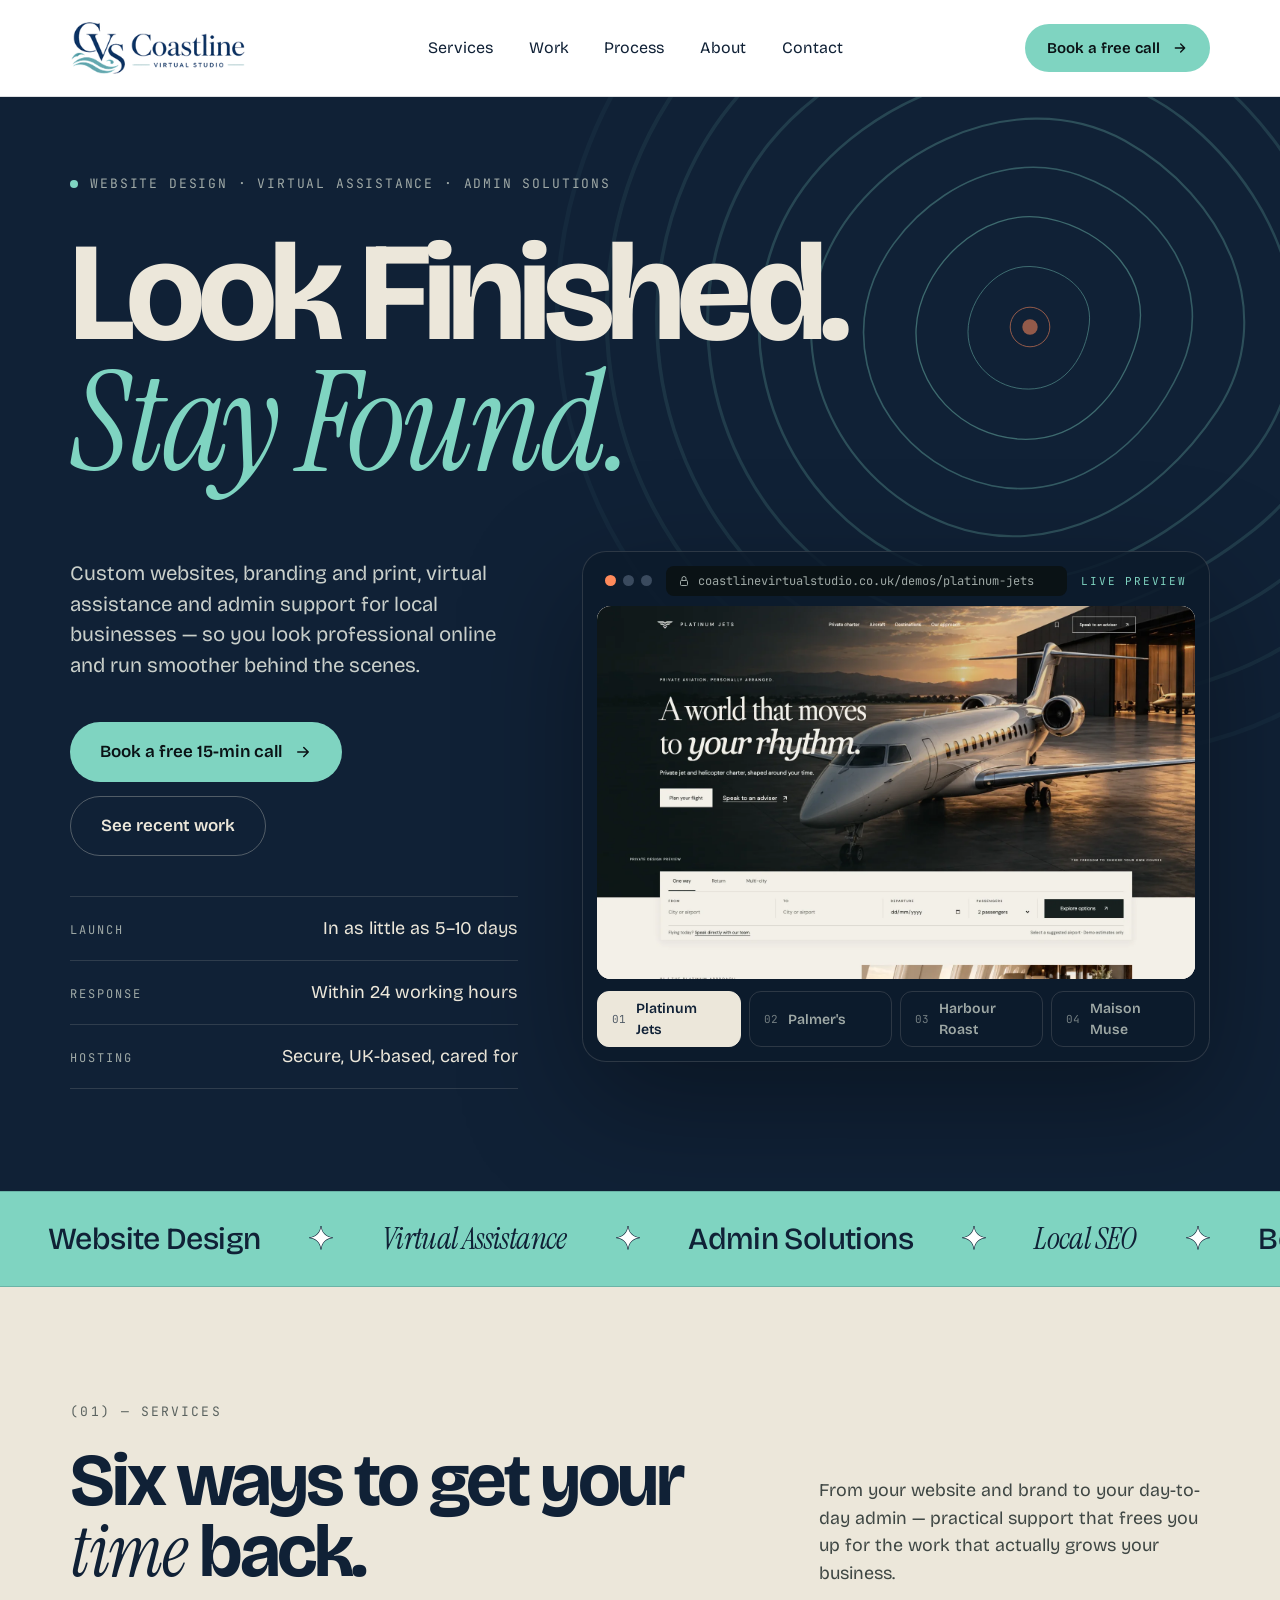
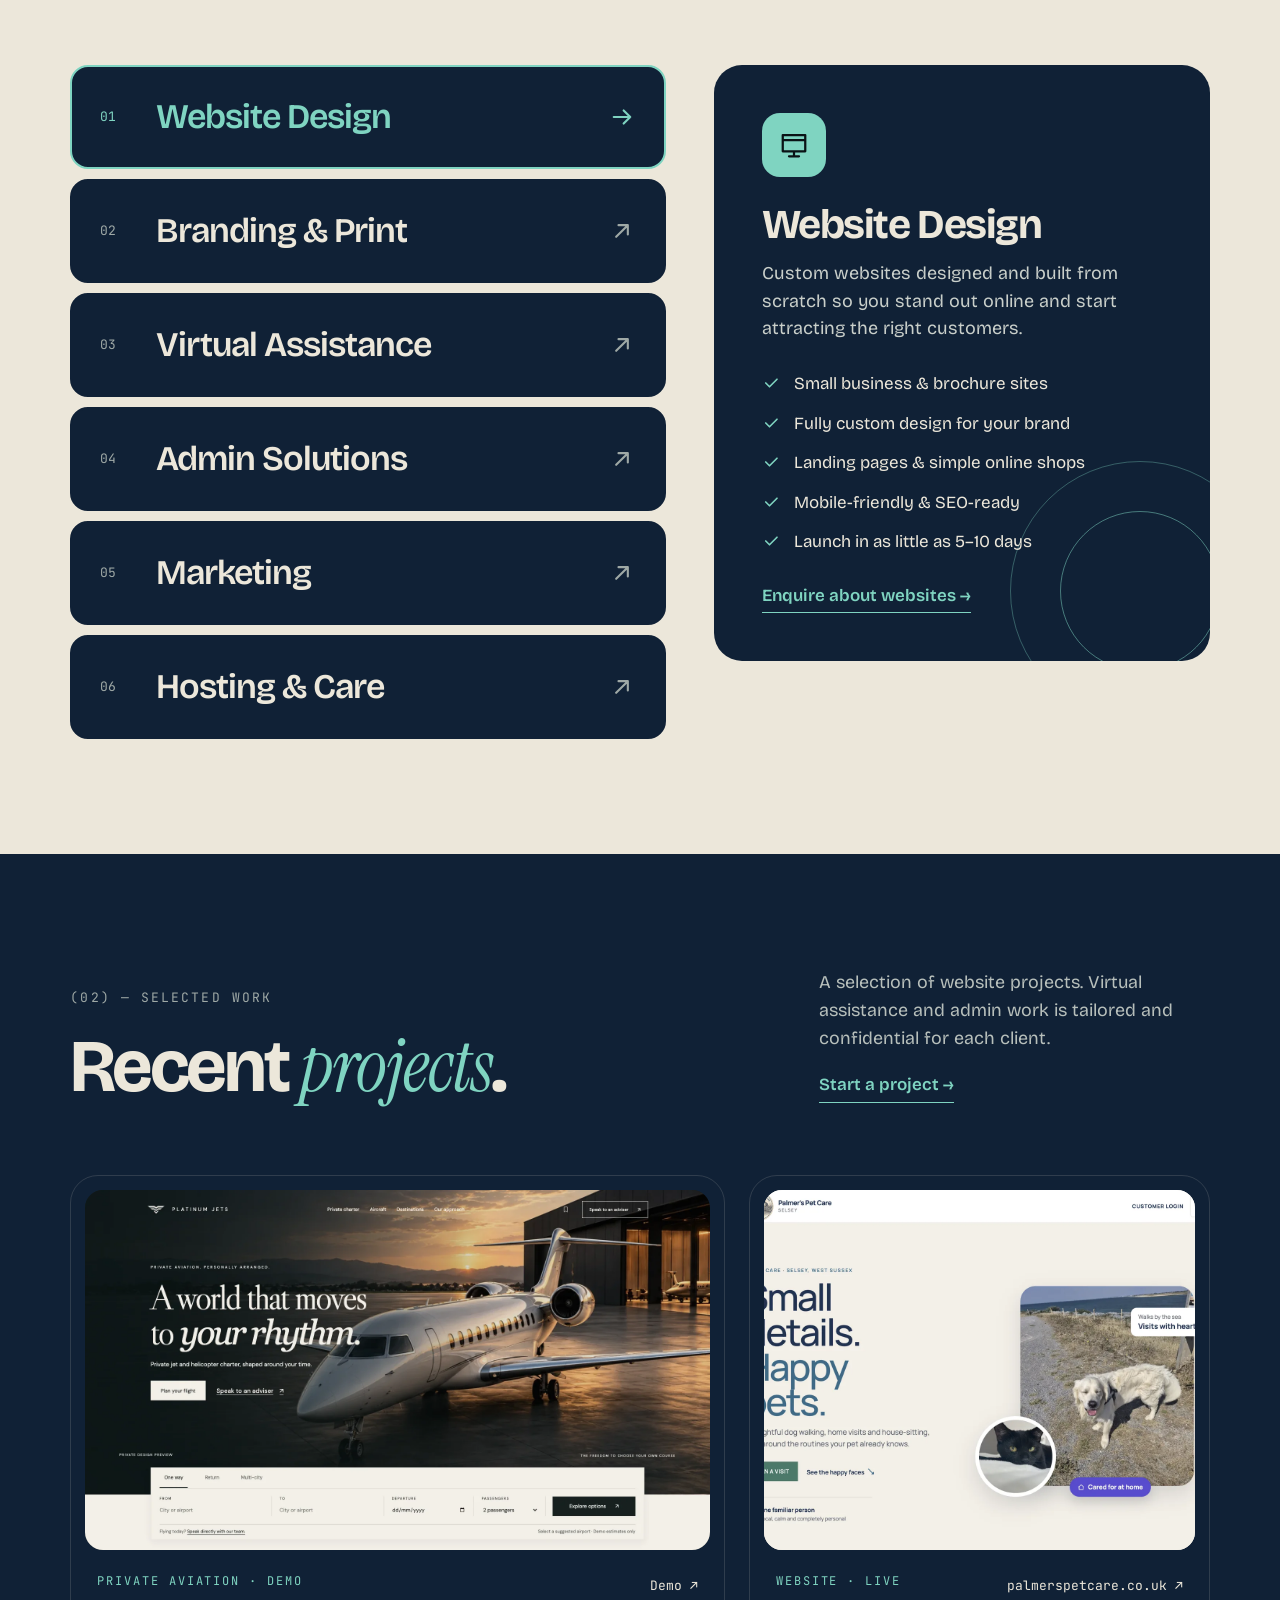
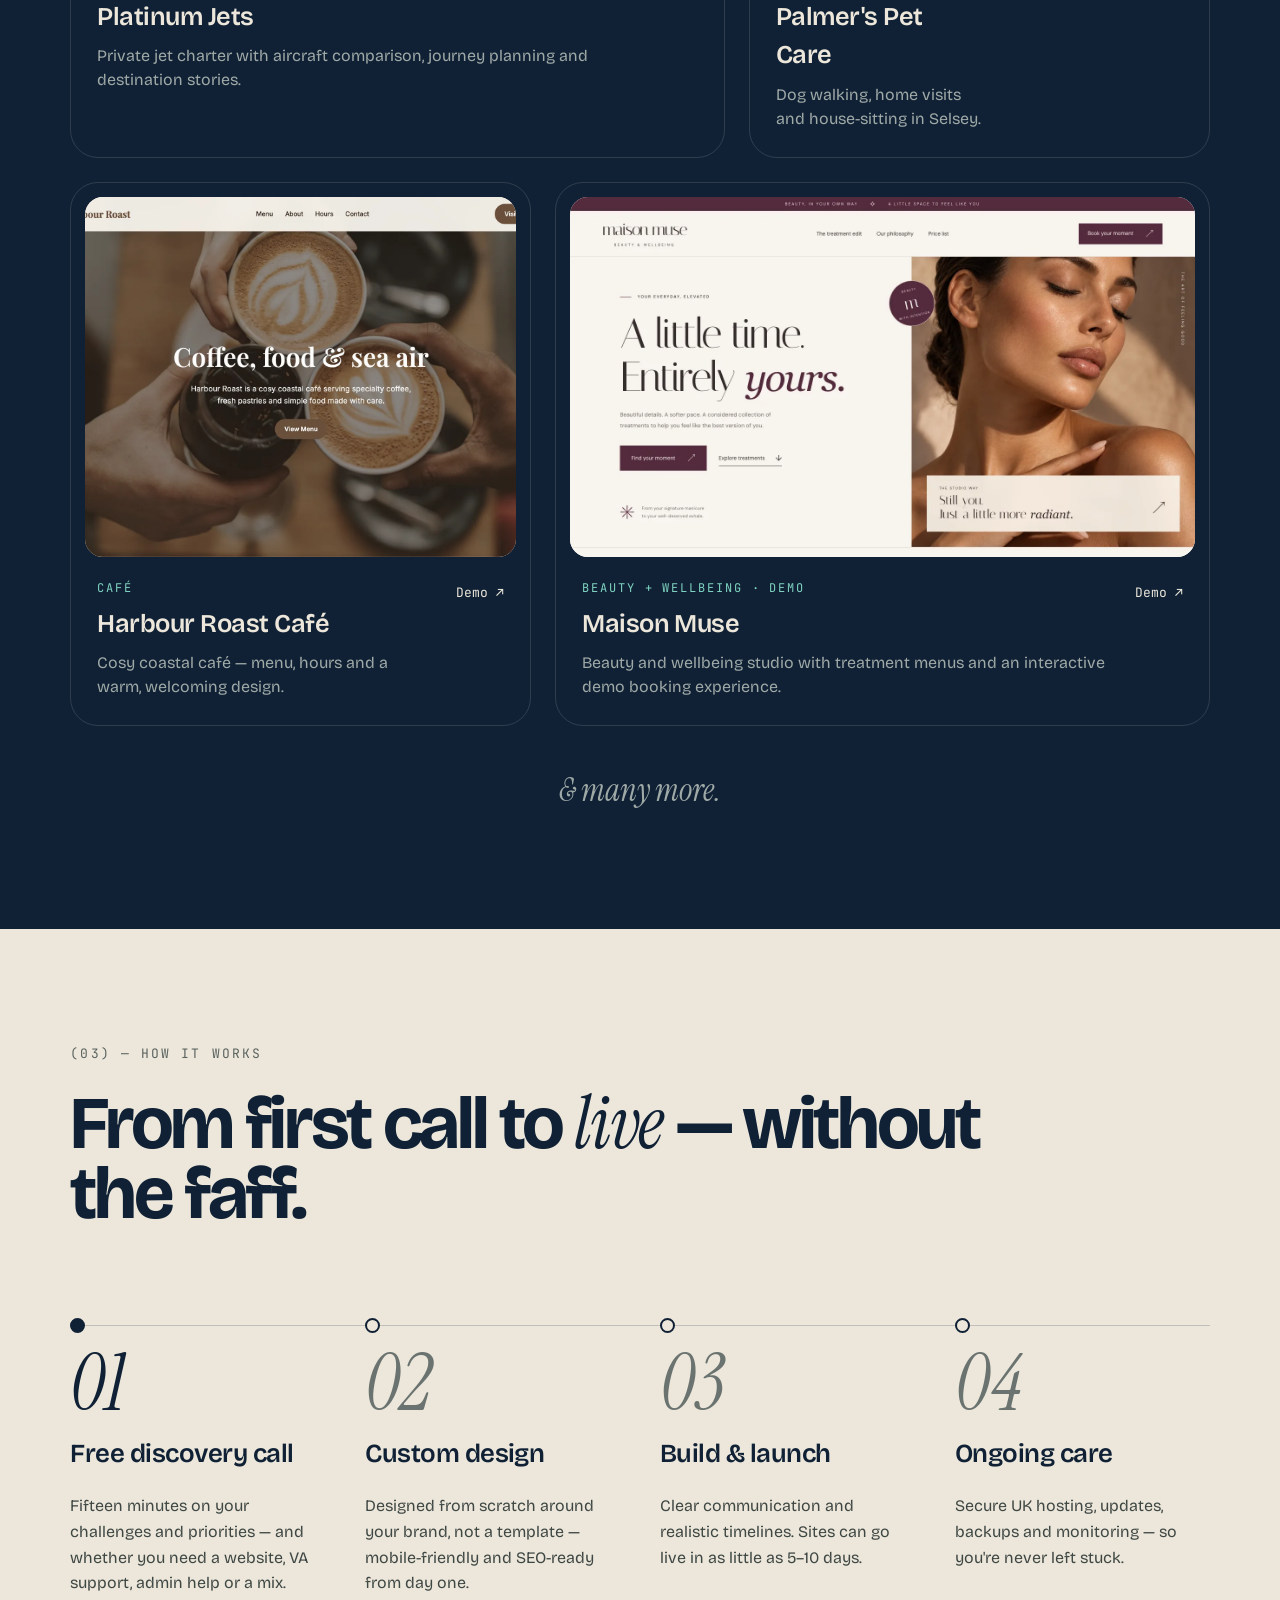
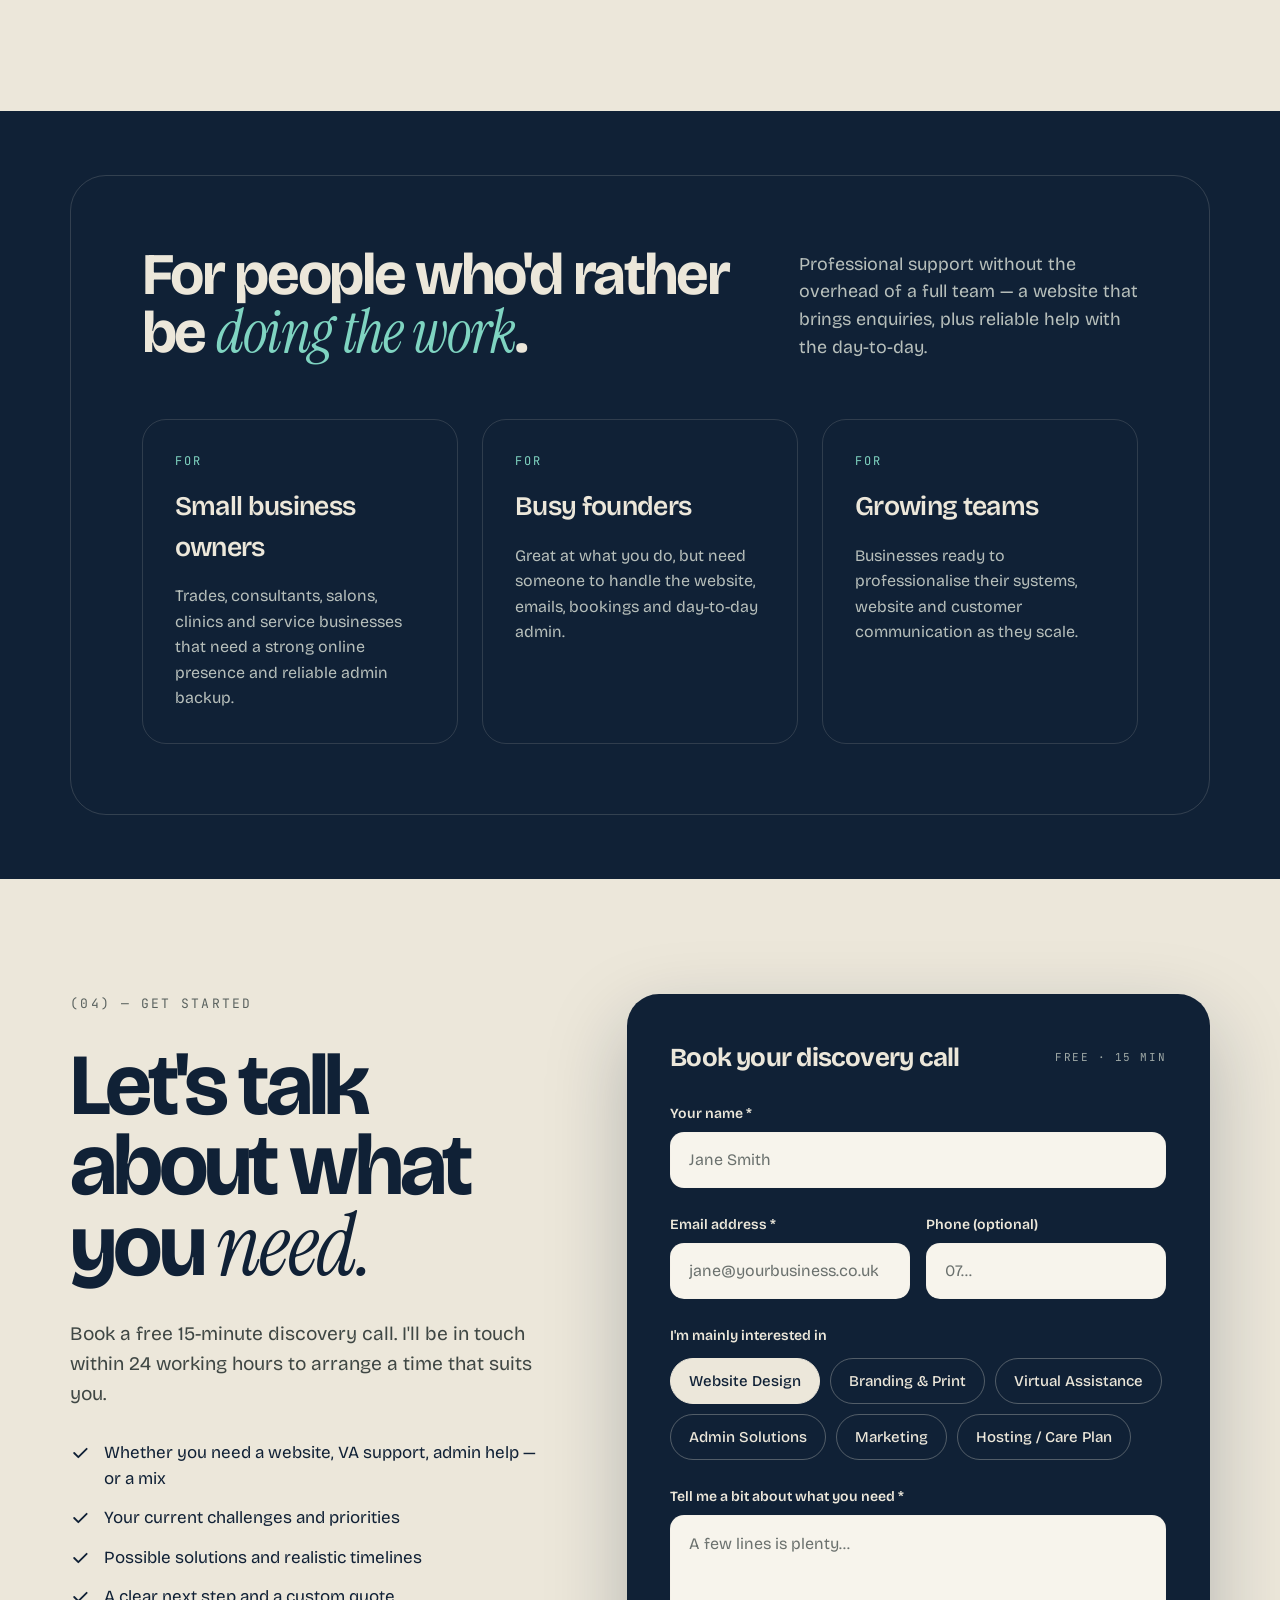
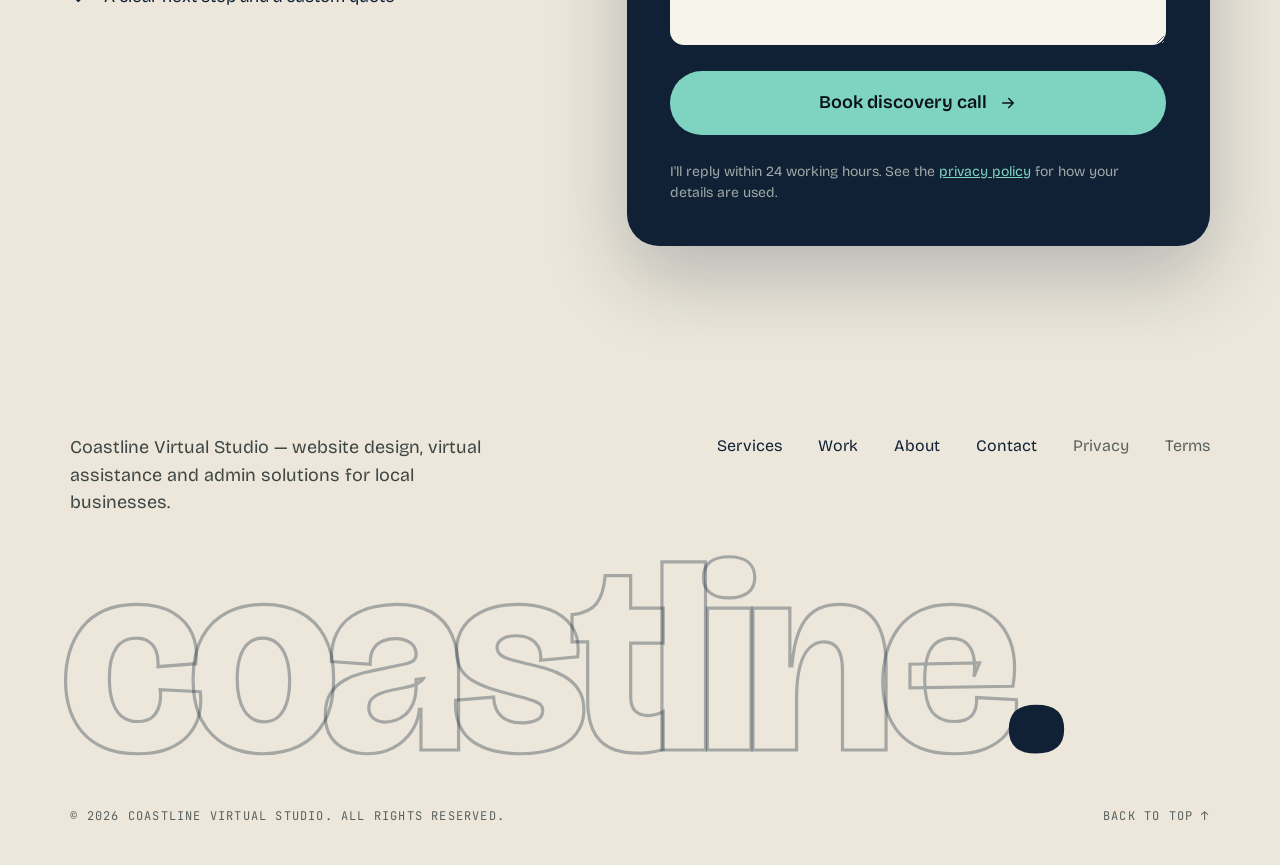
<file: index.html>
<!doctype html>
<html lang="en-GB">
<head>
<meta charset="utf-8">
<meta name="viewport" content="width=device-width, initial-scale=1, viewport-fit=cover">
<title>Coastline Virtual Studio | Website Design &amp; Virtual Assistance</title>
<meta name="description" content="Coastline Virtual Studio helps local businesses with website design, branding and print, virtual assistance and admin solutions. Professional support so you can focus on growing your business.">
<meta name="theme-color" content="#102136">
<link rel="canonical" href="https://coastlinevirtualstudio.co.uk/">

<meta property="og:type" content="website">
<meta property="og:site_name" content="Coastline Virtual Studio">
<meta property="og:title" content="Coastline Virtual Studio — Look finished. Stay found.">
<meta property="og:description" content="Custom websites, branding and print, virtual assistance and admin support for local businesses.">
<meta property="og:url" content="https://coastlinevirtualstudio.co.uk/">
<meta property="og:image" content="https://coastlinevirtualstudio.co.uk/og-image.png">
<meta property="og:image:secure_url" content="https://coastlinevirtualstudio.co.uk/og-image.png">
<meta property="og:image:type" content="image/png">
<meta property="og:image:width" content="1200">
<meta property="og:image:height" content="630">
<meta property="og:image:alt" content="Coastline Virtual Studio logo">
<meta name="twitter:card" content="summary_large_image">
<meta name="twitter:image" content="https://coastlinevirtualstudio.co.uk/og-image.png">

<link rel="icon" type="image/png" href="favicon.png?v=2" />
<link rel="icon" href="favicon.ico?v=2" sizes="48x48" />
<link rel="apple-touch-icon" href="apple-touch-icon.png?v=2" />

<link rel="preconnect" href="https://fonts.googleapis.com">
<link rel="preconnect" href="https://fonts.gstatic.com" crossorigin>
<link rel="stylesheet" href="https://fonts.googleapis.com/css2?family=Bricolage+Grotesque:opsz,wght@12..96,300..800&amp;family=Instrument+Serif:ital@0;1&amp;family=JetBrains+Mono:wght@400;500&amp;display=swap">

<script type="application/ld+json">
{
  "@context": "https://schema.org",
  "@type": "ProfessionalService",
  "name": "Coastline Virtual Studio",
  "url": "https://coastlinevirtualstudio.co.uk/",
  "description": "Website design, virtual assistance and admin solutions for local businesses.",
  "areaServed": "GB"
}
</script>

<!--
  ============================================================
  BEFORE GOING LIVE — replace these placeholders:
  1. FORM_ENDPOINT   → the contact form's action URL (search "FORM_ENDPOINT")
  2. CONTACT_EMAIL   → fallback email shown if the form can't send
  3. Reviews         → three client quotes, names, businesses, initials
  4. GOOGLE_REVIEWS  → link to the Google Business reviews page
  5. Optional: supply a larger (or SVG) logo for sharper rendering on high-res screens
  ============================================================
-->

<style>
:root{
  --navy:#102136;
  --navy-deep:#0C1A2B;
  --ink:#0A1215;
  --cream:#ECE7DA;
  --paper:#F7F4EC;
  --white:#FFFFFF;
  --sea:#7FD4C1;
  --sea-hover:#A8E6D8;
  --coral:#FF8A5B;
  --on-navy:#ECE7DA;
  --on-navy-body:#C9CFCA;
  --on-navy-soft:#B7BFBB;
  --on-navy-muted:#9FA9A6;
  --on-cream:#102136;
  --on-cream-body:#3F4744;
  --on-cream-muted:#5A625F;
  --line-dark:rgba(236,231,218,.14);
  --line-light:rgba(16,33,54,.14);

  --f-display:'Bricolage Grotesque','Helvetica Neue',Helvetica,Arial,sans-serif;
  --f-serif:'Instrument Serif',Georgia,'Times New Roman',serif;
  --f-mono:'JetBrains Mono',ui-monospace,SFMono-Regular,Menlo,Consolas,monospace;

  --gutter:clamp(20px,5.5vw,80px);
  --section-y:clamp(80px,9vw,136px);
  --maxw:1440px;
  --header-h:80px;

  --h1:clamp(52px,15vw,140px);
  --h2:clamp(40px,5.8vw,80px);
  --h2-lg:clamp(48px,6.8vw,96px);
}
@media (min-width:1100px){:root{--header-h:96px}}

*,*::before,*::after{box-sizing:border-box}
:root{padding-top:env(safe-area-inset-top,0px);padding-bottom:env(safe-area-inset-bottom,0px)}
html{scroll-behavior:smooth;scroll-padding-top:calc(var(--header-h) + env(safe-area-inset-top,0px));-webkit-text-size-adjust:100%}
body{margin:0;background:var(--cream);color:var(--on-navy);font-family:var(--f-display);font-size:17px;line-height:1.5;-webkit-font-smoothing:antialiased;text-rendering:optimizeLegibility;overflow-x:hidden}
img,svg{max-width:100%}
a{color:var(--sea)}
a:hover{color:var(--sea-hover)}
button{font:inherit;color:inherit}
:focus-visible{outline:2px solid var(--sea);outline-offset:3px;border-radius:4px}
.on-cream :focus-visible{outline-color:var(--navy)}
.skip{position:absolute;left:-9999px;top:8px;z-index:100;background:var(--sea);color:var(--ink);padding:12px 18px;border-radius:999px;font-weight:600;text-decoration:none}
.skip:focus{left:12px}
.sr-only{position:absolute;width:1px;height:1px;padding:0;margin:-1px;overflow:hidden;clip:rect(0,0,0,0);white-space:nowrap;border:0}

.wrap{width:100%;max-width:var(--maxw);margin:0 auto;padding-left:var(--gutter);padding-right:var(--gutter)}
.section{padding-top:var(--section-y);padding-bottom:var(--section-y)}
.bg-navy{background:var(--navy);color:var(--on-navy)}
.bg-cream{background:var(--cream);color:var(--on-cream)}

.eyebrow{display:block;font-family:var(--f-mono);font-size:13px;letter-spacing:.16em;color:var(--on-navy-muted)}
.bg-cream .eyebrow{color:var(--on-cream-muted)}
.h2{margin:0;font-size:var(--h2);line-height:.95;letter-spacing:-.045em;font-weight:700}
.it{font-family:var(--f-serif);font-style:italic;font-weight:400;letter-spacing:-.02em}
.bg-navy .it{color:var(--sea)}
.bg-cream .it{color:var(--navy)}
.lede{margin:0;font-size:clamp(17px,1.4vw,19px);line-height:1.55;color:var(--on-navy-soft)}
.bg-cream .lede{color:var(--on-cream-body)}
.section-head{display:grid;grid-template-columns:minmax(0,7fr) minmax(0,4fr);gap:clamp(24px,5vw,64px);align-items:end}
.section-head .stack{display:flex;flex-direction:column;gap:24px}
.section-head .aside{display:flex;flex-direction:column;gap:20px;align-items:flex-start}
.text-link{font-size:17px;font-weight:600;text-decoration:none;border-bottom:1px solid currentColor;padding-bottom:4px}
.bg-navy .text-link{color:var(--sea)}
.bg-cream .text-link{color:var(--navy)}

.btn{display:inline-flex;align-items:center;justify-content:center;gap:12px;min-height:56px;padding:0 28px;border-radius:999px;font-weight:600;font-size:17px;text-decoration:none;border:0;cursor:pointer;transition:transform .2s,filter .2s,background .2s;white-space:nowrap}
.btn:hover{transform:translateY(-2px)}
.btn-sea{background:var(--sea);color:var(--ink)}
.btn-sea:hover{color:var(--ink);filter:brightness(1.06)}
.btn-ghost{border:1px solid rgba(236,231,218,.3);color:var(--on-navy);background:transparent}
.btn-ghost:hover{color:var(--on-navy);border-color:rgba(236,231,218,.6)}
.btn svg{flex:none}

/* ---------- HEADER ---------- */
.site-header{position:sticky;top:0;z-index:50;background:var(--white);color:var(--navy);border-bottom:1px solid var(--line-light);transition:box-shadow .3s}
.site-header.scrolled{box-shadow:0 10px 30px rgba(16,33,54,.08)}
.site-header .wrap{height:var(--header-h);display:flex;align-items:center;justify-content:space-between;gap:24px}
.brand{display:flex;align-items:center;gap:14px;text-decoration:none;color:var(--navy)}
.brand:hover{color:var(--navy)}
.brand img{display:block;height:52px;width:auto}
@media (max-width:640px){.brand img{height:44px}}
.nav{display:flex;gap:clamp(24px,2.8vw,40px);font-size:16px}
.nav a{color:var(--navy);text-decoration:none;position:relative;padding:6px 0}
.nav a::after{content:"";position:absolute;left:0;right:0;bottom:0;height:1.5px;background:var(--navy);transform:scaleX(0);transform-origin:left;transition:transform .25s}
.nav a:hover::after{transform:scaleX(1)}
.header-cta{min-height:48px;padding:0 22px;font-size:15px}
.menu-btn{display:none;width:48px;height:48px;border-radius:12px;border:1px solid var(--line-light);background:transparent;cursor:pointer;align-items:center;justify-content:center}
.menu-btn .bars span{display:block;width:20px;height:2px;background:var(--navy);border-radius:2px;transition:transform .25s}
.menu-btn .bars span+span{margin-top:6px}
.menu-btn[aria-expanded="true"] .bars span:first-child{transform:translateY(4px) rotate(45deg)}
.menu-btn[aria-expanded="true"] .bars span:last-child{transform:translateY(-4px) rotate(-45deg)}
.menu-btn .bars{display:flex;flex-direction:column}
.mobile-menu{display:none}

@media (max-width:1000px){
  .nav,.header-cta{display:none}
  .menu-btn{display:inline-flex}
  .mobile-menu{display:block;position:fixed;left:0;right:0;top:calc(var(--header-h) + env(safe-area-inset-top,0px));bottom:0;background:var(--white);color:var(--navy);padding:24px var(--gutter) calc(32px + env(safe-area-inset-bottom,0px));transform:translateY(-8px);opacity:0;visibility:hidden;transition:opacity .25s,transform .25s,visibility 0s .25s;overflow-y:auto;z-index:49}
  .mobile-menu.open{opacity:1;transform:none;visibility:visible;transition:opacity .25s,transform .25s}
  .mobile-menu ul{list-style:none;margin:0;padding:0;border-top:1px solid var(--line-light)}
  .mobile-menu li a{display:flex;justify-content:space-between;align-items:center;min-height:68px;border-bottom:1px solid var(--line-light);font-size:28px;font-weight:600;letter-spacing:-.02em;color:var(--navy);text-decoration:none}
  .mobile-menu .btn{margin-top:28px;width:100%}
  body.menu-open{overflow:hidden}
}

/* ---------- HERO ---------- */
.hero{position:relative;overflow:hidden;padding-top:clamp(48px,6vw,80px);padding-bottom:clamp(72px,8vw,112px)}
.hero-contours{position:absolute;right:-300px;top:-320px;width:1100px;height:1100px;opacity:.55;pointer-events:none}
.contour-spin{animation:spin 160s linear infinite;transform-box:fill-box;transform-origin:center}
.pulse{animation:pulse 2.2s ease-in-out infinite;transform-box:fill-box;transform-origin:center}
@keyframes spin{to{transform:rotate(360deg)}}
@keyframes pulse{0%,100%{opacity:1;transform:scale(1)}50%{opacity:.35;transform:scale(.7)}}
@keyframes rise{from{opacity:0;transform:translateY(24px)}to{opacity:1;transform:none}}
.hero .wrap{position:relative}
.hero-tag{margin:0;display:flex;align-items:center;gap:12px;font-family:var(--f-mono);font-size:13px;letter-spacing:.14em;color:var(--on-navy-muted);animation:rise .9s cubic-bezier(.2,.7,.2,1) both}
.hero-tag .dot{width:8px;height:8px;border-radius:50%;background:var(--sea);flex:none}
.hero h1{margin:clamp(24px,3vw,36px) 0 0;font-size:var(--h1);font-weight:700;line-height:.92;letter-spacing:-.048em;animation:rise .9s .15s cubic-bezier(.2,.7,.2,1) both}
.hero h1 .it{display:block;color:var(--sea)}
.hero-grid{margin-top:clamp(48px,5vw,72px);display:grid;grid-template-columns:minmax(0,5fr) minmax(0,7fr);gap:clamp(40px,5vw,72px);align-items:start;animation:rise .9s .3s cubic-bezier(.2,.7,.2,1) both}
.hero-grid > *{min-width:0}
.hero-copy{display:flex;flex-direction:column;gap:40px;padding-top:8px}
.hero-copy p{margin:0;font-size:clamp(18px,1.6vw,22px);line-height:1.5;color:var(--on-navy-body)}
.hero-ctas{display:flex;gap:14px;flex-wrap:wrap}
.hero-ctas .btn{min-height:60px;padding:0 30px}
.facts{margin:0;padding:0;list-style:none;border-top:1px solid var(--line-dark)}
.facts li{display:flex;justify-content:space-between;align-items:baseline;gap:16px;padding:18px 0;border-bottom:1px solid var(--line-dark)}
.facts .k{font-family:var(--f-mono);font-size:12px;letter-spacing:.16em;color:var(--on-navy-muted)}
.facts .v{font-size:18px;text-align:right}

/* live preview */
.preview{border:1px solid var(--line-dark);border-radius:24px;background:rgba(12,26,43,.85);padding:14px;box-shadow:0 40px 120px rgba(0,0,0,.35)}
.chrome{height:40px;display:flex;align-items:center;gap:14px;padding:0 8px 10px}
.lights{display:flex;gap:7px;flex:none}
.lights span{width:11px;height:11px;border-radius:50%;background:#3A4A5E}
.lights span:first-child{background:var(--coral)}
.urlbar{flex:1;min-width:0;height:30px;border-radius:8px;background:var(--ink);display:flex;align-items:center;gap:8px;padding:0 12px;font-family:var(--f-mono);font-size:12px;color:var(--on-navy-muted);overflow:hidden;white-space:nowrap;text-overflow:ellipsis}
.urlbar span{overflow:hidden;text-overflow:ellipsis}
.live{font-family:var(--f-mono);font-size:11px;letter-spacing:.16em;color:var(--sea);flex:none}
.mock{--p-bg:#F2EDE4;--p-fg:#1F2F4F;--p-acc:#4F7F6B;--p-font:'Bricolage Grotesque',sans-serif;height:400px;border-radius:14px;background:var(--p-bg);color:var(--p-fg);padding:28px 32px;display:flex;flex-direction:column;justify-content:space-between;overflow:hidden;position:relative;transition:background .6s,color .6s;text-decoration:none}
.mock:hover{color:var(--p-fg)}
.mock-orb{position:absolute;width:320px;height:320px;border-radius:50%;right:-80px;top:-60px;background:var(--p-acc);opacity:.22;transition:background .6s}
.mock-nav{display:flex;justify-content:space-between;align-items:center;position:relative;gap:12px}
.mock-brand{font-weight:700;font-size:16px;letter-spacing:-.01em}
.mock-links{display:flex;gap:18px;align-items:center}
.mock-links i{display:block;width:40px;height:6px;border-radius:3px;background:var(--p-fg);opacity:.35}
.mock-cta{height:28px;padding:0 14px;border-radius:999px;background:var(--p-acc);color:var(--p-bg);font-size:12px;font-weight:600;display:flex;align-items:center;white-space:nowrap}
.mock-body{display:flex;flex-direction:column;gap:14px;position:relative}
.mock-tag{align-self:flex-start;font-family:var(--f-mono);font-size:11px;letter-spacing:.14em;padding:6px 10px;border-radius:6px;border:1px solid var(--p-acc);color:var(--p-acc)}
.mock-name{font-family:var(--p-font);font-size:clamp(34px,4vw,52px);line-height:.98;letter-spacing:-.02em;font-weight:700;max-width:440px}
.mock-desc{font-size:15px;opacity:.85;max-width:380px;line-height:1.45}
.mock-row{display:grid;grid-template-columns:repeat(3,minmax(0,1fr));gap:12px;position:relative}
.mock-row i{display:block;height:56px;border-radius:10px;background:var(--p-fg);opacity:.1}
.mock-row i:last-child{background:var(--p-acc);opacity:.55}
.mock.swap .mock-body{animation:rise .5s cubic-bezier(.2,.7,.2,1) both}
.mock-shot{display:none;position:absolute;inset:0;width:100%;height:100%;object-fit:cover;object-position:top center;background:var(--p-bg)}
.mock.has-shot{height:auto;min-height:0;aspect-ratio:16/10;padding:0}
.mock.has-shot>:not(.mock-shot){display:none}
.mock.has-shot .mock-shot{display:block}
.mock.has-shot.swap .mock-shot{animation:shotIn .5s ease both}
@keyframes shotIn{from{opacity:0}to{opacity:1}}
.tabs{display:grid;grid-template-columns:repeat(4,minmax(0,1fr));gap:8px;margin-top:12px}
.tab{min-height:56px;border-radius:12px;border:1px solid var(--line-dark);background:transparent;color:var(--on-navy-muted);font-size:14px;font-weight:600;display:flex;align-items:center;gap:10px;padding:0 14px;cursor:pointer;text-align:left;transition:background .3s,color .3s,border-color .3s}
.tab:hover{border-color:rgba(236,231,218,.35);color:var(--on-navy)}
.tab small{font-family:var(--f-mono);font-size:11px;opacity:.7;font-weight:400}
.tab[aria-selected="true"]{background:var(--cream);color:var(--navy);border-color:var(--cream)}

/* ---------- MARQUEE ---------- */
.marquee{background:var(--sea);color:var(--navy);height:96px;border-top:1px solid rgba(16,33,54,.18);border-bottom:1px solid rgba(16,33,54,.18);overflow:hidden;display:flex;align-items:center}
.marquee-track{display:flex;gap:48px;white-space:nowrap;font-size:clamp(24px,2.4vw,34px);font-weight:500;letter-spacing:-.02em;padding-left:48px;animation:marquee 40s linear infinite;will-change:transform}
.marquee-track .it{color:inherit}
.marquee-track .star{color:var(--white);-webkit-text-stroke:1.2px var(--navy);paint-order:stroke fill}
@keyframes marquee{to{transform:translateX(-50%)}}

/* ---------- SERVICES ---------- */
.services-grid{margin-top:clamp(48px,6vw,80px);display:grid;grid-template-columns:minmax(0,6fr) minmax(0,5fr);gap:clamp(24px,4vw,48px);align-items:start}
.svc-list{display:flex;flex-direction:column;gap:10px}
.svc-tab{min-height:104px;border:2px solid var(--navy);border-radius:18px;background:var(--navy);color:var(--on-navy);display:flex;align-items:center;gap:28px;padding:0 28px;cursor:pointer;text-align:left;width:100%;transition:border-color .25s,color .25s,transform .25s}
.svc-tab:hover{transform:translateX(4px)}
.svc-tab .n{font-family:var(--f-mono);font-size:13px;color:var(--on-navy-muted);width:28px;flex:none}
.svc-tab .t{font-size:clamp(24px,2.7vw,38px);font-weight:600;letter-spacing:-.03em;flex:1}
.svc-tab svg{flex:none;stroke:var(--on-navy-muted);transition:transform .25s}
.svc-tab[aria-selected="true"]{border-color:var(--sea);color:var(--sea)}
.svc-tab[aria-selected="true"] .n{color:var(--sea)}
.svc-tab[aria-selected="true"] svg{stroke:var(--sea);transform:rotate(45deg)}
.svc-tab:focus-visible{outline-color:var(--navy)}
.svc-panel{background:var(--navy);color:var(--on-navy);border-radius:28px;padding:clamp(28px,4vw,48px);min-height:520px;display:flex;flex-direction:column;gap:28px;position:relative;overflow:hidden}
.svc-panel[hidden]{display:none}
.svc-panel::before,.svc-panel::after{content:"";position:absolute;border-radius:50%;border:1px solid var(--sea);pointer-events:none}
.svc-panel::before{right:-60px;bottom:-60px;width:260px;height:260px;opacity:.35}
.svc-panel::after{right:-10px;bottom:-10px;width:160px;height:160px;opacity:.5}
.svc-panel.swap{animation:rise .45s cubic-bezier(.2,.7,.2,1) both}
.svc-icon{width:64px;height:64px;border-radius:18px;background:var(--sea);display:flex;align-items:center;justify-content:center}
.svc-panel h3{margin:0 0 14px;font-size:clamp(32px,3.2vw,44px);line-height:1;letter-spacing:-.035em;font-weight:700}
.svc-panel p{margin:0;font-size:18px;line-height:1.55;color:var(--on-navy-body)}
.ticks{margin:0;padding:0;list-style:none;display:flex;flex-direction:column;gap:14px;position:relative}
.ticks li{display:flex;gap:14px;align-items:flex-start;font-size:17px}
.ticks svg{flex:none;margin-top:3px}
.svc-panel .text-link{margin-top:auto;align-self:flex-start;position:relative;color:var(--sea)}

/* ---------- WORK ---------- */
.work-grid{margin-top:clamp(48px,6vw,72px);display:grid;grid-template-columns:repeat(12,minmax(0,1fr));gap:24px}
.work-card{text-decoration:none;color:var(--on-navy);border:1px solid var(--line-dark);border-radius:28px;padding:14px;display:flex;flex-direction:column;gap:22px;transition:transform .35s cubic-bezier(.2,.7,.2,1),border-color .35s}
.work-card:hover{transform:translateY(-6px);border-color:rgba(236,231,218,.35);color:var(--on-navy)}
.span-7{grid-column:span 7}.span-5{grid-column:span 5}
.work-visual{height:360px;border-radius:18px;position:relative;overflow:hidden;padding:36px;display:flex;flex-direction:column}
.work-meta{display:flex;justify-content:space-between;align-items:flex-start;padding:0 12px 12px;gap:24px}
.work-meta .l{display:flex;flex-direction:column;gap:8px}
.work-meta .cat{font-family:var(--f-mono);font-size:12px;letter-spacing:.16em;color:var(--sea)}
.work-meta .name{font-size:clamp(22px,2vw,28px);font-weight:600;letter-spacing:-.02em}
.work-meta .desc{font-size:16px;color:var(--on-navy-muted)}
.work-meta .go{font-family:var(--f-mono);font-size:13px;white-space:nowrap;padding-top:4px}
.v-rolys{background:#1F4D3A;color:#F3EBD3;justify-content:flex-end}
.v-palmers{background:#F2EDE4;color:#1F2F4F;justify-content:flex-end}
.work-shot{position:absolute;inset:0;width:100%;height:100%;object-fit:cover;object-position:top center;z-index:2;transition:transform .6s cubic-bezier(.2,.7,.2,1)}
.work-card:hover .work-shot{transform:scale(1.02)}
.v-rolys::before{content:"";position:absolute;inset:0;background-image:linear-gradient(rgba(243,235,211,.08) 1px,transparent 1px),linear-gradient(90deg,rgba(243,235,211,.08) 1px,transparent 1px);background-size:44px 22px}
.v-rolys .ring{position:absolute;right:36px;top:36px;width:120px;height:120px;border-radius:50%;border:2px solid #C8A24A}
.v-rolys .word{font-family:Georgia,serif;font-size:clamp(44px,5vw,72px);font-weight:700;line-height:.95;letter-spacing:-.02em;position:relative}
.v-cafe{background:#F1E6D6;color:#3A2618;justify-content:space-between}
.v-cafe .blob{position:absolute;left:50%;top:56%;width:300px;height:300px;margin:-150px 0 0 -150px;border-radius:50%;background:#B5652B;opacity:.16}
.v-cafe .small{font-family:var(--f-mono);font-size:12px;letter-spacing:.2em;position:relative}
.v-cafe .word{font-family:var(--f-serif);font-style:italic;font-size:clamp(52px,5.3vw,76px);line-height:.9;position:relative}
.v-luna{background:#2A1B2E;color:#F4E3EA;justify-content:space-between}
.v-luna .moon{position:absolute;right:-40px;top:-40px;width:220px;height:220px;border-radius:50%;background:#E7A6C1;opacity:.85}
.v-luna .moon-cut{position:absolute;right:10px;top:-60px;width:220px;height:220px;border-radius:50%;background:#2A1B2E}
.v-luna .small{font-family:var(--f-mono);font-size:12px;letter-spacing:.2em;position:relative}
.v-luna .stack{display:flex;flex-direction:column;gap:18px;position:relative}
.v-luna .word{font-size:clamp(44px,4.5vw,64px);font-weight:300;letter-spacing:-.04em;line-height:.95}
.v-luna .pill{align-self:flex-start;height:40px;padding:0 18px;border-radius:999px;background:#E7A6C1;color:#2A1B2E;font-size:14px;font-weight:600;display:flex;align-items:center}
.v-maison{background:#F8F4EF;color:#542B3C;justify-content:flex-end}
.v-maison .word{font-family:Georgia,serif;font-size:clamp(48px,4.9vw,70px);font-weight:400;letter-spacing:-.04em;line-height:.95;position:relative}
.v-platinum{background:#172020;color:#F3EFE8;justify-content:flex-end}
.v-platinum .word{font-family:Georgia,serif;font-size:clamp(44px,5vw,72px);font-weight:400;letter-spacing:-.03em;line-height:.95;position:relative}
.more{margin:40px 0 0;text-align:center;font-family:var(--f-serif);font-style:italic;font-size:32px;color:var(--on-navy-muted)}

/* ---------- PROCESS ---------- */
.process-head{display:flex;flex-direction:column;gap:24px;max-width:980px}
.steps{margin:clamp(56px,7vw,88px) 0 0;padding:0;list-style:none;display:grid;grid-template-columns:repeat(4,minmax(0,1fr));gap:40px;position:relative}
.steps::before{content:"";position:absolute;left:0;right:0;top:7px;height:1px;background:rgba(16,33,54,.2)}
.step{display:flex;flex-direction:column;gap:20px;position:relative}
.step .dot{width:15px;height:15px;border-radius:50%;background:var(--cream);border:2px solid var(--navy)}
.step:first-child .dot{background:var(--navy)}
.step .num{font-family:var(--f-serif);font-style:italic;font-size:clamp(64px,6vw,88px);line-height:.8;color:#6B7370}
.step:first-child .num{color:var(--navy)}
.step h3{margin:0;font-size:26px;font-weight:600;letter-spacing:-.02em}
.step p{margin:0;font-size:16px;line-height:1.6;color:var(--on-cream-body)}

/* ---------- ABOUT ---------- */
.about{padding-top:clamp(40px,5vw,72px);padding-bottom:clamp(40px,5vw,72px)}
.about-panel{border:1px solid rgba(236,231,218,.16);border-radius:36px;padding:clamp(28px,5.5vw,80px);display:flex;flex-direction:column;gap:clamp(40px,4.5vw,64px)}
.about-panel .h2{font-size:clamp(38px,4.6vw,64px);line-height:.98;letter-spacing:-.04em}
.for-grid{display:grid;grid-template-columns:repeat(3,minmax(0,1fr));gap:24px}
.for-card{border:1px solid var(--line-dark);border-radius:24px;padding:clamp(24px,2.5vw,36px);display:flex;flex-direction:column;gap:16px}
.for-card .k{font-family:var(--f-mono);font-size:12px;letter-spacing:.16em;color:var(--sea)}
.for-card h3{margin:0;font-size:clamp(24px,2.1vw,30px);font-weight:600;letter-spacing:-.025em}
.for-card p{margin:0;font-size:16px;line-height:1.6;color:var(--on-navy-soft)}

/* ---------- CONTACT ---------- */
.contact-grid{display:grid;grid-template-columns:minmax(0,5fr) minmax(0,6fr);gap:clamp(40px,5.5vw,80px);align-items:start}
.contact-grid > *{min-width:0}
.contact-copy{display:flex;flex-direction:column;gap:32px}
.contact-copy .h2{font-size:var(--h2-lg);line-height:.92;letter-spacing:-.05em}
.contact-copy p{margin:0;font-size:clamp(18px,1.5vw,20px);line-height:1.55;color:var(--on-cream-body)}
.contact-copy .ticks li{font-size:17px}
.form-card{background:var(--navy);color:var(--on-navy);border-radius:32px;padding:clamp(24px,3.4vw,48px);box-shadow:0 30px 80px rgba(16,33,54,.25)}
.form-card form{display:flex;flex-direction:column;gap:26px}
.form-card form[hidden]{display:none}
.form-top{display:flex;justify-content:space-between;align-items:center;gap:16px;flex-wrap:wrap}
.form-top .title{font-size:26px;font-weight:700;letter-spacing:-.03em}
.form-top .meta{font-family:var(--f-mono);font-size:11px;letter-spacing:.14em;color:var(--on-navy-muted)}
.field{display:flex;flex-direction:column;gap:8px}
.field label,.fieldset legend{font-size:14px;font-weight:600}
.field-row{display:grid;grid-template-columns:repeat(2,minmax(0,1fr));gap:16px}
.input{width:100%;min-height:56px;border-radius:14px;border:1px solid rgba(236,231,218,.2);background:var(--paper);padding:0 18px;font-family:var(--f-display);font-size:16px;color:var(--ink)}
textarea.input{padding:16px 18px;min-height:130px;resize:vertical;line-height:1.5}
.input::placeholder{color:#6B716E}
.input:focus{outline:2px solid var(--sea);outline-offset:2px}
.fieldset{border:0;margin:0;padding:0}
.fieldset legend{padding:0;margin-bottom:12px}
.chips{display:flex;flex-wrap:wrap;gap:10px}
.chip{position:relative;max-width:100%}
.chip input{position:absolute;opacity:0;width:1px;height:1px}
.chip span{max-width:100%;display:inline-flex;align-items:center;min-height:46px;padding:0 18px;border-radius:999px;border:1px solid rgba(236,231,218,.3);color:var(--on-navy);font-size:15px;font-weight:500;cursor:pointer;transition:background .2s,color .2s,border-color .2s;user-select:none}
.chip span:hover{border-color:rgba(236,231,218,.6)}
.chip input:checked+span{background:var(--cream);color:var(--navy);border-color:var(--cream)}
.chip input:focus-visible+span{outline:2px solid var(--sea);outline-offset:3px}
.hp{position:absolute;left:-9999px;width:1px;height:1px;overflow:hidden}
.submit{width:100%;min-height:64px;font-size:18px}
.submit[disabled]{opacity:.7;cursor:progress;transform:none}
.form-note{margin:0;font-size:14px;color:var(--on-navy-muted)}
.form-error{margin:0;padding:14px 16px;border-radius:12px;background:rgba(255,138,91,.14);border:1px solid rgba(255,138,91,.5);color:#FFD2C0;font-size:15px}
.form-error a{color:#FFD2C0}
.thanks{min-height:520px;display:flex;flex-direction:column;justify-content:center;align-items:flex-start;gap:24px}
.thanks[hidden]{display:none}
.thanks .badge{width:72px;height:72px;border-radius:50%;background:var(--ink);border:1px solid rgba(236,231,218,.2);display:flex;align-items:center;justify-content:center}
.thanks h3{margin:0;font-size:clamp(36px,4vw,52px);line-height:1;letter-spacing:-.04em;font-weight:700}
.thanks p{margin:0;font-size:18px;line-height:1.55;color:var(--on-navy-body);max-width:440px}
.btn-outline-light{min-height:48px;padding:0 22px;font-size:15px;border:1px solid rgba(236,231,218,.35);background:transparent;color:var(--on-navy)}

/* ---------- REVIEWS ---------- */
.reviews-row{margin-top:clamp(48px,6vw,72px);display:grid;grid-template-columns:repeat(3,minmax(0,1fr));gap:24px}
.review{margin:0;border:1px solid rgba(236,231,218,.16);border-radius:28px;padding:clamp(28px,3vw,40px);display:flex;flex-direction:column;gap:28px;min-height:380px}
.review .q{font-family:var(--f-serif);font-size:96px;line-height:.4;height:36px;color:var(--sea)}
.review blockquote{margin:0;font-size:clamp(19px,1.6vw,22px);line-height:1.45;letter-spacing:-.01em;flex:1}
.review figcaption{display:flex;align-items:center;gap:14px;padding-top:20px;border-top:1px solid var(--line-dark)}
.avatar{width:48px;height:48px;border-radius:50%;background:rgba(236,231,218,.1);border:1px solid rgba(236,231,218,.2);display:flex;align-items:center;justify-content:center;font-family:var(--f-mono);font-size:12px;color:var(--on-navy-muted);flex:none}
.who{display:flex;flex-direction:column;gap:4px}
.who b{font-size:17px;font-weight:600}
.who span{font-family:var(--f-mono);font-size:12px;letter-spacing:.12em;color:var(--on-navy-muted)}

/* ---------- FOOTER ---------- */
.footer{padding:72px 0 calc(40px + env(safe-area-inset-bottom,0px));overflow:hidden}
.footer .wrap{display:flex;flex-direction:column;gap:40px}
.footer-top{display:flex;justify-content:space-between;align-items:flex-start;gap:40px 64px;flex-wrap:wrap}
.footer-top p{margin:0;font-size:18px;line-height:1.55;color:var(--on-cream-body);max-width:420px}
.footer-nav{display:flex;flex-wrap:wrap;gap:16px 36px;font-size:16px}
.footer-nav a{color:var(--navy);text-decoration:none}
.footer-nav a.muted{color:var(--on-cream-muted)}
.footer-nav a:hover{text-decoration:underline}
.wordmark{font-size:clamp(84px,21vw,300px);font-weight:800;letter-spacing:-.065em;line-height:.78;color:transparent;-webkit-text-stroke:clamp(1.5px,.25vw,3.5px) rgba(16,33,54,.32);white-space:nowrap;margin-left:-.04em;user-select:none}
.wordmark span{color:var(--navy);-webkit-text-stroke:0}
.footer-bottom{display:flex;justify-content:space-between;gap:16px;flex-wrap:wrap;font-family:var(--f-mono);font-size:12px;letter-spacing:.1em;color:var(--on-cream-muted)}
.footer-bottom a{color:var(--on-cream-muted);text-decoration:none}

/* =========================================================
   TABLET  (≤1100px)
   ========================================================= */
@media (max-width:1100px){
  .hero-contours{right:-420px;top:-380px;opacity:.4}
  .hero-grid{grid-template-columns:minmax(0,1fr)}
  .hero-copy{max-width:680px}
  .section-head{grid-template-columns:1fr;align-items:start}
  .services-grid{grid-template-columns:1fr}
  .svc-panel{min-height:0}
  .span-7,.span-5{grid-column:span 6}
  .work-visual{height:300px}
  .steps{grid-template-columns:repeat(2,minmax(0,1fr));row-gap:56px}
  .steps::before{display:none}
  .contact-grid{grid-template-columns:minmax(0,1fr)}
  .thanks{min-height:420px}
  .reviews-row{display:flex;overflow-x:auto;scroll-snap-type:x mandatory;gap:16px;margin-left:calc(var(--gutter) * -1);margin-right:calc(var(--gutter) * -1);padding:0 var(--gutter) 8px;scroll-padding:0 var(--gutter);scrollbar-width:thin}
  .review{flex:0 0 min(460px,78%);scroll-snap-align:start}
}

/* =========================================================
   SMALL TABLET  (≤820px)
   ========================================================= */
@media (max-width:700px){
  .span-7,.span-5{grid-column:span 12}
}
@media (max-width:820px){
  .for-grid{grid-template-columns:1fr}
  .about-panel{border-radius:28px}
}

/* =========================================================
   MOBILE  (≤640px)
   ========================================================= */
@media (max-width:640px){
  body{font-size:16px}
  .hero-contours{width:760px;height:760px;right:-360px;top:-260px;opacity:.35}
  .hero-tag{font-size:11px;letter-spacing:.1em;align-items:flex-start}
  .hero-tag .dot{margin-top:4px}
  .hero-ctas{flex-direction:column}
  .hero-ctas .btn{width:100%}
  .facts .v{font-size:16px}
  .preview{padding:10px;border-radius:20px}
  .chrome{gap:10px;padding:0 4px 8px}
  .live{display:none}
  .mock{height:320px;padding:22px 20px}
  .mock-links i{display:none}
  .mock-orb{width:220px;height:220px}
  .mock-desc{font-size:14px}
  .mock-row i{height:40px}
  .tabs{grid-template-columns:repeat(2,minmax(0,1fr))}
  .tab{min-height:48px;font-size:13px;padding:0 12px}
  .marquee{height:72px}
  .marquee-track{gap:32px;padding-left:32px}
  .svc-tab{min-height:76px;gap:16px;padding:0 18px;border-radius:16px}
  .svc-tab .n{width:22px;font-size:12px}
  .svc-panel{border-radius:22px}
  .svc-panel p,.ticks li{font-size:16px}
  .work-card{border-radius:22px;padding:10px}
  .work-visual{height:240px;padding:24px;border-radius:14px}
  .v-rolys .ring{width:80px;height:80px;right:24px;top:24px}
  .v-luna .moon,.v-luna .moon-cut{width:160px;height:160px}
  .work-meta{flex-direction:column;gap:12px;padding:0 8px 8px}
  .more{font-size:26px}
  .steps{grid-template-columns:1fr;row-gap:44px}
  .field-row{grid-template-columns:1fr}
  .about-panel{border:0;padding:0;border-radius:0}
  .form-card{border-radius:24px}
  .review{flex-basis:86%;min-height:0}
  .wordmark{font-size:21vw}
  .footer{padding-top:56px}
  .footer-nav{gap:14px 24px}
}

/* ---------- MOTION PREFERENCES ---------- */
@media (prefers-reduced-motion:reduce){
  html{scroll-behavior:auto}
  *,*::before,*::after{animation:none!important;transition:none!important}
}
</style>
</head>
<body>
<a class="skip" href="#main">Skip to content</a>

<!-- ================= HEADER ================= -->
<header class="site-header" id="site-header">
  <div class="wrap">
    <a href="#top" class="brand"><img src="[data-uri]" alt="Coastline Virtual Studio" width="176" height="52"></a>
    <nav class="nav" aria-label="Main">
      <a href="#services">Services</a>
      <a href="#work">Work</a>
      <a href="#process">Process</a>
      <a href="#about">About</a>
      <a href="#contact">Contact</a>
    </nav>
    <a href="#contact" class="btn btn-sea header-cta">Book a free call
      <svg width="16" height="16" viewBox="0 0 24 24" fill="none" stroke="currentColor" stroke-width="2" stroke-linecap="round" stroke-linejoin="round" aria-hidden="true"><path d="M5 12h14M13 6l6 6-6 6"/></svg>
    </a>
    <button class="menu-btn" type="button" aria-expanded="false" aria-controls="mobile-menu" aria-label="Open menu">
      <span class="bars"><span></span><span></span></span>
    </button>
  </div>
  <div class="mobile-menu" id="mobile-menu">
    <ul>
      <li><a href="#services">Services <span aria-hidden="true">↗</span></a></li>
      <li><a href="#work">Work <span aria-hidden="true">↗</span></a></li>
      <li><a href="#process">Process <span aria-hidden="true">↗</span></a></li>
      <li><a href="#about">About <span aria-hidden="true">↗</span></a></li>
      <li><a href="#contact">Contact <span aria-hidden="true">↗</span></a></li>
    </ul>
    <a href="#contact" class="btn btn-sea">Book a free 15-min call</a>
  </div>
</header>

<main id="main">

<!-- ================= HERO ================= -->
<section class="hero bg-navy" id="top">
  <svg class="hero-contours" viewBox="-500 -500 1000 1000" fill="none" aria-hidden="true">
    <defs>
      <path id="blob" d="M0,-100 C55,-98 104,-60 98,-5 C92,48 60,96 8,102 C-46,108 -96,70 -102,18 C-108,-36 -62,-102 0,-100 Z"/>
    </defs>
    <g class="contour-spin" stroke="#7FD4C1">
      <use href="#blob" transform="rotate(0) scale(.55)" stroke-width="1.4" vector-effect="non-scaling-stroke" opacity=".9"/>
      <use href="#blob" transform="rotate(9) scale(1)" stroke-width="1.2" vector-effect="non-scaling-stroke" opacity=".75"/>
      <use href="#blob" transform="rotate(18) scale(1.45)" vector-effect="non-scaling-stroke" opacity=".6"/>
      <use href="#blob" transform="rotate(27) scale(1.9)" vector-effect="non-scaling-stroke" opacity=".48"/>
      <use href="#blob" transform="rotate(36) scale(2.35)" vector-effect="non-scaling-stroke" opacity=".38"/>
      <use href="#blob" transform="rotate(45) scale(2.8)" vector-effect="non-scaling-stroke" opacity=".28"/>
      <use href="#blob" transform="rotate(54) scale(3.25)" vector-effect="non-scaling-stroke" opacity=".2"/>
      <use href="#blob" transform="rotate(63) scale(3.7)" vector-effect="non-scaling-stroke" opacity=".14"/>
      <use href="#blob" transform="rotate(72) scale(4.15)" vector-effect="non-scaling-stroke" opacity=".09"/>
    </g>
    <circle r="7" fill="#FF8A5B"/>
    <circle r="18" stroke="#FF8A5B" vector-effect="non-scaling-stroke" class="pulse"/>
  </svg>

  <div class="wrap">
    <p class="hero-tag"><span class="dot pulse" aria-hidden="true"></span>WEBSITE DESIGN · VIRTUAL ASSISTANCE · ADMIN SOLUTIONS</p>
    <h1>Look Finished. <span class="it">Stay Found.</span></h1>

    <div class="hero-grid">
      <div class="hero-copy">
        <p>Custom websites, branding and print, virtual assistance and admin support for local businesses — so you look professional online and run smoother behind the scenes.</p>
        <div class="hero-ctas">
          <a href="#contact" class="btn btn-sea">Book a free 15-min call
            <svg width="18" height="18" viewBox="0 0 24 24" fill="none" stroke="currentColor" stroke-width="2" stroke-linecap="round" stroke-linejoin="round" aria-hidden="true"><path d="M5 12h14M13 6l6 6-6 6"/></svg>
          </a>
          <a href="#work" class="btn btn-ghost">See recent work</a>
        </div>
        <ul class="facts">
          <li><span class="k">LAUNCH</span><span class="v">In as little as 5–10 days</span></li>
          <li><span class="k">RESPONSE</span><span class="v">Within 24 working hours</span></li>
          <li><span class="k">HOSTING</span><span class="v">Secure, UK-based, cared for</span></li>
        </ul>
      </div>

      <div class="preview" aria-label="Recent website projects">
        <div class="chrome">
          <div class="lights" aria-hidden="true"><span></span><span></span><span></span></div>
          <div class="urlbar">
            <svg width="12" height="12" viewBox="0 0 24 24" fill="none" stroke="currentColor" stroke-width="2" aria-hidden="true"><rect x="5" y="11" width="14" height="10" rx="2"/><path d="M8 11V7a4 4 0 0 1 8 0v4"/></svg>
            <span data-p="url">coastlinevirtualstudio.co.uk/demos/platinum-jets</span>
          </div>
          <span class="live">LIVE PREVIEW</span>
        </div>
        <a class="mock" id="mock" href="https://coastlinevirtualstudio.co.uk/demos/platinum-jets/index.html" target="_blank" rel="noopener" aria-live="polite">
          <img class="mock-shot" id="mock-shot" alt="" decoding="async">
          <span class="mock-orb" aria-hidden="true"></span>
          <span class="mock-nav">
            <span class="mock-brand" data-p="short">Platinum Jets</span>
            <span class="mock-links" aria-hidden="true"><i></i><i></i><i></i><span class="mock-cta" data-p="cta">Plan a journey</span></span>
          </span>
          <span class="mock-body">
            <span class="mock-tag" data-p="tag">PRIVATE AVIATION · DEMO</span>
            <span class="mock-name" data-p="name">Platinum Jets</span>
            <span class="mock-desc" data-p="desc">Private jet charter with aircraft comparison, journey planning and destination stories.</span>
          </span>
          <span class="mock-row" aria-hidden="true"><i></i><i></i><i></i></span>
        </a>
        <div class="tabs" role="tablist" aria-label="Choose a project">
          <button class="tab" type="button" role="tab" aria-selected="true" data-i="0"><small>01</small>Platinum Jets</button>
          <button class="tab" type="button" role="tab" aria-selected="false" tabindex="-1" data-i="1"><small>02</small>Palmer's</button>
          <button class="tab" type="button" role="tab" aria-selected="false" tabindex="-1" data-i="2"><small>03</small>Harbour Roast</button>
          <button class="tab" type="button" role="tab" aria-selected="false" tabindex="-1" data-i="3"><small>04</small>Maison Muse</button>
        </div>
      </div>
    </div>
  </div>
</section>

<!-- ================= MARQUEE ================= -->
<div class="marquee" aria-hidden="true">
  <div class="marquee-track">
    <span>Website Design</span><span class="star">✦</span><span class="it">Virtual Assistance</span><span class="star">✦</span><span>Admin Solutions</span><span class="star">✦</span><span class="it">Local SEO</span><span class="star">✦</span><span>Booking Systems</span><span class="star">✦</span><span class="it">Branding &amp; Print</span><span class="star">✦</span><span class="it">Marketing</span><span class="star">✦</span><span>Hosting &amp; Care</span><span class="star">✦</span><span class="it">CRM Setup</span><span class="star">✦</span>
    <span>Website Design</span><span class="star">✦</span><span class="it">Virtual Assistance</span><span class="star">✦</span><span>Admin Solutions</span><span class="star">✦</span><span class="it">Local SEO</span><span class="star">✦</span><span>Booking Systems</span><span class="star">✦</span><span class="it">Branding &amp; Print</span><span class="star">✦</span><span class="it">Marketing</span><span class="star">✦</span><span>Hosting &amp; Care</span><span class="star">✦</span><span class="it">CRM Setup</span><span class="star">✦</span>
  </div>
</div>

<!-- ================= SERVICES ================= -->
<section class="section bg-cream on-cream" id="services">
  <div class="wrap">
    <div class="section-head">
      <div class="stack">
        <span class="eyebrow">(01) — SERVICES</span>
        <h2 class="h2">Six ways to get your <em class="it">time</em> back.</h2>
      </div>
      <p class="lede">From your website and brand to your day-to-day admin — practical support that frees you up for the work that actually grows your business.</p>
    </div>

    <div class="services-grid">
      <div class="svc-list" role="tablist" aria-label="Services" aria-orientation="vertical">
        <button class="svc-tab" type="button" role="tab" id="svc-t0" aria-controls="svc-p0" aria-selected="true"><span class="n">01</span><span class="t">Website Design</span><svg width="28" height="28" viewBox="0 0 24 24" fill="none" stroke-width="1.8" stroke-linecap="round" stroke-linejoin="round" aria-hidden="true"><path d="M7 17L17 7M9 7h8v8"/></svg></button>
        <button class="svc-tab" type="button" role="tab" id="svc-t1" aria-controls="svc-p1" aria-selected="false" tabindex="-1"><span class="n">02</span><span class="t">Branding &amp; Print</span><svg width="28" height="28" viewBox="0 0 24 24" fill="none" stroke-width="1.8" stroke-linecap="round" stroke-linejoin="round" aria-hidden="true"><path d="M7 17L17 7M9 7h8v8"/></svg></button>
        <button class="svc-tab" type="button" role="tab" id="svc-t2" aria-controls="svc-p2" aria-selected="false" tabindex="-1"><span class="n">03</span><span class="t">Virtual Assistance</span><svg width="28" height="28" viewBox="0 0 24 24" fill="none" stroke-width="1.8" stroke-linecap="round" stroke-linejoin="round" aria-hidden="true"><path d="M7 17L17 7M9 7h8v8"/></svg></button>
        <button class="svc-tab" type="button" role="tab" id="svc-t3" aria-controls="svc-p3" aria-selected="false" tabindex="-1"><span class="n">04</span><span class="t">Admin Solutions</span><svg width="28" height="28" viewBox="0 0 24 24" fill="none" stroke-width="1.8" stroke-linecap="round" stroke-linejoin="round" aria-hidden="true"><path d="M7 17L17 7M9 7h8v8"/></svg></button>
        <button class="svc-tab" type="button" role="tab" id="svc-t4" aria-controls="svc-p4" aria-selected="false" tabindex="-1"><span class="n">05</span><span class="t">Marketing</span><svg width="28" height="28" viewBox="0 0 24 24" fill="none" stroke-width="1.8" stroke-linecap="round" stroke-linejoin="round" aria-hidden="true"><path d="M7 17L17 7M9 7h8v8"/></svg></button>
        <button class="svc-tab" type="button" role="tab" id="svc-t5" aria-controls="svc-p5" aria-selected="false" tabindex="-1"><span class="n">06</span><span class="t">Hosting &amp; Care</span><svg width="28" height="28" viewBox="0 0 24 24" fill="none" stroke-width="1.8" stroke-linecap="round" stroke-linejoin="round" aria-hidden="true"><path d="M7 17L17 7M9 7h8v8"/></svg></button>
      </div>

      <div class="svc-panels">
        <div class="svc-panel" role="tabpanel" id="svc-p0" aria-labelledby="svc-t0" tabindex="0">
          <div class="svc-icon"><svg width="30" height="30" viewBox="0 0 24 24" fill="none" stroke="#0A1215" stroke-width="1.8" stroke-linecap="round" stroke-linejoin="round" aria-hidden="true"><path d="M3 4h18v13H3z M3 8h18 M8 21h8 M12 17v4"/></svg></div>
          <div><h3>Website Design</h3><p>Custom websites designed and built from scratch so you stand out online and start attracting the right customers.</p></div>
          <ul class="ticks">
            <li><svg width="18" height="18" viewBox="0 0 24 24" fill="none" stroke="#7FD4C1" stroke-width="2.2" stroke-linecap="round" stroke-linejoin="round" aria-hidden="true"><path d="M5 12l5 5L20 7"/></svg>Small business &amp; brochure sites</li>
            <li><svg width="18" height="18" viewBox="0 0 24 24" fill="none" stroke="#7FD4C1" stroke-width="2.2" stroke-linecap="round" stroke-linejoin="round" aria-hidden="true"><path d="M5 12l5 5L20 7"/></svg>Fully custom design for your brand</li>
            <li><svg width="18" height="18" viewBox="0 0 24 24" fill="none" stroke="#7FD4C1" stroke-width="2.2" stroke-linecap="round" stroke-linejoin="round" aria-hidden="true"><path d="M5 12l5 5L20 7"/></svg>Landing pages &amp; simple online shops</li>
            <li><svg width="18" height="18" viewBox="0 0 24 24" fill="none" stroke="#7FD4C1" stroke-width="2.2" stroke-linecap="round" stroke-linejoin="round" aria-hidden="true"><path d="M5 12l5 5L20 7"/></svg>Mobile-friendly &amp; SEO-ready</li>
            <li><svg width="18" height="18" viewBox="0 0 24 24" fill="none" stroke="#7FD4C1" stroke-width="2.2" stroke-linecap="round" stroke-linejoin="round" aria-hidden="true"><path d="M5 12l5 5L20 7"/></svg>Launch in as little as 5–10 days</li>
          </ul>
          <a href="#contact" class="text-link" data-interest="Website Design">Enquire about websites →</a>
        </div>
        <div class="svc-panel" role="tabpanel" id="svc-p1" aria-labelledby="svc-t1" tabindex="0" hidden>
          <div class="svc-icon"><svg width="30" height="30" viewBox="0 0 24 24" fill="none" stroke="#0A1215" stroke-width="1.8" stroke-linecap="round" stroke-linejoin="round" aria-hidden="true"><path d="M12 19l7-7 3 3-7 7-3-3z M18 13l-1.5-7.5L2 2l3.5 14.5L13 18l5-5z M2 2l7.6 7.6"/><circle cx="11" cy="11" r="2"/></svg></div>
          <div><h3>Branding &amp; Print</h3><p>A look that holds together everywhere — from your logo and signage to the cards, menus and leaflets customers take away.</p></div>
          <ul class="ticks">
            <li><svg width="18" height="18" viewBox="0 0 24 24" fill="none" stroke="#7FD4C1" stroke-width="2.2" stroke-linecap="round" stroke-linejoin="round" aria-hidden="true"><path d="M5 12l5 5L20 7"/></svg>Branding packages</li>
            <li><svg width="18" height="18" viewBox="0 0 24 24" fill="none" stroke="#7FD4C1" stroke-width="2.2" stroke-linecap="round" stroke-linejoin="round" aria-hidden="true"><path d="M5 12l5 5L20 7"/></svg>Signage</li>
            <li><svg width="18" height="18" viewBox="0 0 24 24" fill="none" stroke="#7FD4C1" stroke-width="2.2" stroke-linecap="round" stroke-linejoin="round" aria-hidden="true"><path d="M5 12l5 5L20 7"/></svg>Loyalty cards &amp; business cards</li>
            <li><svg width="18" height="18" viewBox="0 0 24 24" fill="none" stroke="#7FD4C1" stroke-width="2.2" stroke-linecap="round" stroke-linejoin="round" aria-hidden="true"><path d="M5 12l5 5L20 7"/></svg>Leaflets</li>
            <li><svg width="18" height="18" viewBox="0 0 24 24" fill="none" stroke="#7FD4C1" stroke-width="2.2" stroke-linecap="round" stroke-linejoin="round" aria-hidden="true"><path d="M5 12l5 5L20 7"/></svg>Menus</li>
            <li><svg width="18" height="18" viewBox="0 0 24 24" fill="none" stroke="#7FD4C1" stroke-width="2.2" stroke-linecap="round" stroke-linejoin="round" aria-hidden="true"><path d="M5 12l5 5L20 7"/></svg>Stickers</li>
            <li><svg width="18" height="18" viewBox="0 0 24 24" fill="none" stroke="#7FD4C1" stroke-width="2.2" stroke-linecap="round" stroke-linejoin="round" aria-hidden="true"><path d="M5 12l5 5L20 7"/></svg>Printing</li>
          </ul>
          <a href="#contact" class="text-link" data-interest="Branding &amp; Print">Enquire about branding &amp; print →</a>
        </div>
        <div class="svc-panel" role="tabpanel" id="svc-p2" aria-labelledby="svc-t2" tabindex="0" hidden>
          <div class="svc-icon"><svg width="30" height="30" viewBox="0 0 24 24" fill="none" stroke="#0A1215" stroke-width="1.8" stroke-linecap="round" stroke-linejoin="round" aria-hidden="true"><path d="M4 14a8 8 0 0 1 16 0 M4 14v4h3v-5H4z M20 14v4h-3v-5h3z M17 18c0 2-2 3-5 3"/></svg></div>
          <div><h3>Virtual Assistance</h3><p>Reliable remote support so you can focus on the work that actually grows your business.</p></div>
          <ul class="ticks">
            <li><svg width="18" height="18" viewBox="0 0 24 24" fill="none" stroke="#7FD4C1" stroke-width="2.2" stroke-linecap="round" stroke-linejoin="round" aria-hidden="true"><path d="M5 12l5 5L20 7"/></svg>Email &amp; diary management</li>
            <li><svg width="18" height="18" viewBox="0 0 24 24" fill="none" stroke="#7FD4C1" stroke-width="2.2" stroke-linecap="round" stroke-linejoin="round" aria-hidden="true"><path d="M5 12l5 5L20 7"/></svg>Customer service support</li>
            <li><svg width="18" height="18" viewBox="0 0 24 24" fill="none" stroke="#7FD4C1" stroke-width="2.2" stroke-linecap="round" stroke-linejoin="round" aria-hidden="true"><path d="M5 12l5 5L20 7"/></svg>Social media scheduling</li>
            <li><svg width="18" height="18" viewBox="0 0 24 24" fill="none" stroke="#7FD4C1" stroke-width="2.2" stroke-linecap="round" stroke-linejoin="round" aria-hidden="true"><path d="M5 12l5 5L20 7"/></svg>Document preparation</li>
            <li><svg width="18" height="18" viewBox="0 0 24 24" fill="none" stroke="#7FD4C1" stroke-width="2.2" stroke-linecap="round" stroke-linejoin="round" aria-hidden="true"><path d="M5 12l5 5L20 7"/></svg>Research &amp; data entry</li>
          </ul>
          <a href="#contact" class="text-link" data-interest="Virtual Assistance">Enquire about VA support →</a>
        </div>
        <div class="svc-panel" role="tabpanel" id="svc-p3" aria-labelledby="svc-t3" tabindex="0" hidden>
          <div class="svc-icon"><svg width="30" height="30" viewBox="0 0 24 24" fill="none" stroke="#0A1215" stroke-width="1.8" stroke-linecap="round" stroke-linejoin="round" aria-hidden="true"><path d="M9 3h6v3H9z M7 4H5v17h14V4h-2 M8 11h8 M8 15h8 M8 19h4"/></svg></div>
          <div><h3>Admin Solutions</h3><p>Practical admin help for local businesses that need systems and support without hiring full-time.</p></div>
          <ul class="ticks">
            <li><svg width="18" height="18" viewBox="0 0 24 24" fill="none" stroke="#7FD4C1" stroke-width="2.2" stroke-linecap="round" stroke-linejoin="round" aria-hidden="true"><path d="M5 12l5 5L20 7"/></svg>Inbox &amp; enquiry management</li>
            <li><svg width="18" height="18" viewBox="0 0 24 24" fill="none" stroke="#7FD4C1" stroke-width="2.2" stroke-linecap="round" stroke-linejoin="round" aria-hidden="true"><path d="M5 12l5 5L20 7"/></svg>Booking &amp; appointment systems</li>
            <li><svg width="18" height="18" viewBox="0 0 24 24" fill="none" stroke="#7FD4C1" stroke-width="2.2" stroke-linecap="round" stroke-linejoin="round" aria-hidden="true"><path d="M5 12l5 5L20 7"/></svg>Invoice &amp; basic bookkeeping support</li>
            <li><svg width="18" height="18" viewBox="0 0 24 24" fill="none" stroke="#7FD4C1" stroke-width="2.2" stroke-linecap="round" stroke-linejoin="round" aria-hidden="true"><path d="M5 12l5 5L20 7"/></svg>CRM &amp; process setup</li>
            <li><svg width="18" height="18" viewBox="0 0 24 24" fill="none" stroke="#7FD4C1" stroke-width="2.2" stroke-linecap="round" stroke-linejoin="round" aria-hidden="true"><path d="M5 12l5 5L20 7"/></svg>Ongoing admin retainers</li>
          </ul>
          <a href="#contact" class="text-link" data-interest="Admin Solutions">Enquire about admin →</a>
        </div>
        <div class="svc-panel" role="tabpanel" id="svc-p4" aria-labelledby="svc-t4" tabindex="0" hidden>
          <div class="svc-icon"><svg width="30" height="30" viewBox="0 0 24 24" fill="none" stroke="#0A1215" stroke-width="1.8" stroke-linecap="round" stroke-linejoin="round" aria-hidden="true"><path d="M3 17l6-6 4 4 8-8 M15 7h6v6"/></svg></div>
          <div><h3>Marketing</h3><p>Practical marketing support to help you get found, stay visible and attract more customers.</p></div>
          <ul class="ticks">
            <li><svg width="18" height="18" viewBox="0 0 24 24" fill="none" stroke="#7FD4C1" stroke-width="2.2" stroke-linecap="round" stroke-linejoin="round" aria-hidden="true"><path d="M5 12l5 5L20 7"/></svg>Social media content &amp; scheduling</li>
            <li><svg width="18" height="18" viewBox="0 0 24 24" fill="none" stroke="#7FD4C1" stroke-width="2.2" stroke-linecap="round" stroke-linejoin="round" aria-hidden="true"><path d="M5 12l5 5L20 7"/></svg>Google Business Profile setup</li>
            <li><svg width="18" height="18" viewBox="0 0 24 24" fill="none" stroke="#7FD4C1" stroke-width="2.2" stroke-linecap="round" stroke-linejoin="round" aria-hidden="true"><path d="M5 12l5 5L20 7"/></svg>Email newsletters &amp; campaigns</li>
            <li><svg width="18" height="18" viewBox="0 0 24 24" fill="none" stroke="#7FD4C1" stroke-width="2.2" stroke-linecap="round" stroke-linejoin="round" aria-hidden="true"><path d="M5 12l5 5L20 7"/></svg>Basic SEO &amp; local search</li>
            <li><svg width="18" height="18" viewBox="0 0 24 24" fill="none" stroke="#7FD4C1" stroke-width="2.2" stroke-linecap="round" stroke-linejoin="round" aria-hidden="true"><path d="M5 12l5 5L20 7"/></svg>Simple ads guidance</li>
          </ul>
          <a href="#contact" class="text-link" data-interest="Marketing">Enquire about marketing →</a>
        </div>
        <div class="svc-panel" role="tabpanel" id="svc-p5" aria-labelledby="svc-t5" tabindex="0" hidden>
          <div class="svc-icon"><svg width="30" height="30" viewBox="0 0 24 24" fill="none" stroke="#0A1215" stroke-width="1.8" stroke-linecap="round" stroke-linejoin="round" aria-hidden="true"><path d="M12 3l8 3v6c0 5-3.5 8-8 9-4.5-1-8-4-8-9V6z M9 12l2 2 4-4"/></svg></div>
          <div><h3>Hosting &amp; Care</h3><p>Keep your website secure, fast and up to date with flexible hosting and maintenance plans.</p></div>
          <ul class="ticks">
            <li><svg width="18" height="18" viewBox="0 0 24 24" fill="none" stroke="#7FD4C1" stroke-width="2.2" stroke-linecap="round" stroke-linejoin="round" aria-hidden="true"><path d="M5 12l5 5L20 7"/></svg>Secure UK-based hosting</li>
            <li><svg width="18" height="18" viewBox="0 0 24 24" fill="none" stroke="#7FD4C1" stroke-width="2.2" stroke-linecap="round" stroke-linejoin="round" aria-hidden="true"><path d="M5 12l5 5L20 7"/></svg>Updates, backups &amp; monitoring</li>
            <li><svg width="18" height="18" viewBox="0 0 24 24" fill="none" stroke="#7FD4C1" stroke-width="2.2" stroke-linecap="round" stroke-linejoin="round" aria-hidden="true"><path d="M5 12l5 5L20 7"/></svg>Performance optimisation</li>
            <li><svg width="18" height="18" viewBox="0 0 24 24" fill="none" stroke="#7FD4C1" stroke-width="2.2" stroke-linecap="round" stroke-linejoin="round" aria-hidden="true"><path d="M5 12l5 5L20 7"/></svg>Priority support</li>
            <li><svg width="18" height="18" viewBox="0 0 24 24" fill="none" stroke="#7FD4C1" stroke-width="2.2" stroke-linecap="round" stroke-linejoin="round" aria-hidden="true"><path d="M5 12l5 5L20 7"/></svg>Optional content updates</li>
          </ul>
          <a href="#contact" class="text-link" data-interest="Hosting / Care Plan">Enquire about care plans →</a>
        </div>
      </div>
    </div>
  </div>
</section>

<!-- ================= WORK ================= -->
<section class="section bg-navy" id="work">
  <div class="wrap">
    <div class="section-head">
      <div class="stack">
        <span class="eyebrow">(02) — SELECTED WORK</span>
        <h2 class="h2">Recent <em class="it">projects</em>.</h2>
      </div>
      <div class="aside">
        <p class="lede">A selection of website projects. Virtual assistance and admin work is tailored and confidential for each client.</p>
        <a href="#contact" class="text-link">Start a project →</a>
      </div>
    </div>

    <div class="work-grid">
      <a href="https://coastlinevirtualstudio.co.uk/demos/platinum-jets/index.html" target="_blank" rel="noopener" class="work-card span-7">
        <div class="work-visual v-platinum" aria-hidden="true"><img class="work-shot" src="images/work/platinum-jets.webp" alt="" loading="lazy" decoding="async" onerror="this.remove()"><span class="word">Platinum<br>Jets</span></div>
        <div class="work-meta">
          <div class="l"><span class="cat">PRIVATE AVIATION · DEMO</span><span class="name">Platinum Jets</span><span class="desc">Private jet charter with aircraft comparison, journey planning and destination stories.</span></div>
          <span class="go">Demo ↗</span>
        </div>
      </a>
      <a href="https://palmerspetcare.co.uk" target="_blank" rel="noopener" class="work-card span-5">
        <div class="work-visual v-palmers" aria-hidden="true"><img class="work-shot" src="images/work/palmers-pet-care.webp" alt="" loading="lazy" decoding="async" onerror="this.remove()"><span class="ring"></span><span class="word">Palmer's<br>Pet Care</span></div>
        <div class="work-meta">
          <div class="l"><span class="cat">WEBSITE · LIVE</span><span class="name">Palmer's Pet Care</span><span class="desc">Dog walking, home visits and house-sitting in Selsey.</span></div>
          <span class="go">palmerspetcare.co.uk ↗</span>
        </div>
      </a>
      <a href="https://coastlinevirtualstudio.co.uk/demos/cafe/index.html" target="_blank" rel="noopener" class="work-card span-5">
        <div class="work-visual v-cafe" aria-hidden="true"><img class="work-shot" src="images/work/harbour-roast.webp" alt="" loading="lazy" decoding="async" onerror="this.remove()"><span class="blob"></span><span class="small">EST. ON THE HARBOUR</span><span class="word">Harbour<br>Roast</span></div>
        <div class="work-meta">
          <div class="l"><span class="cat">CAFÉ</span><span class="name">Harbour Roast Café</span><span class="desc">Cosy coastal café — menu, hours and a warm, welcoming design.</span></div>
          <span class="go">Demo ↗</span>
        </div>
      </a>
      <a href="https://coastlinevirtualstudio.co.uk/demos/maison-muse/index.html" target="_blank" rel="noopener" class="work-card span-7">
        <div class="work-visual v-maison" aria-hidden="true"><img class="work-shot" src="images/work/maison-muse.webp" alt="" loading="lazy" decoding="async" onerror="this.remove()"><span class="word">Maison<br>Muse</span></div>
        <div class="work-meta">
          <div class="l"><span class="cat">BEAUTY + WELLBEING · DEMO</span><span class="name">Maison Muse</span><span class="desc">Beauty and wellbeing studio with treatment menus and an interactive demo booking experience.</span></div>
          <span class="go">Demo ↗</span>
        </div>
      </a>
    </div>
    <p class="more">&amp; many more.</p>
  </div>
</section>

<!-- ================= PROCESS ================= -->
<section class="section bg-cream on-cream" id="process">
  <div class="wrap">
    <div class="process-head">
      <span class="eyebrow">(03) — HOW IT WORKS</span>
      <h2 class="h2">From first call to <em class="it">live</em> — without the faff.</h2>
    </div>
    <ol class="steps">
      <li class="step"><span class="dot" aria-hidden="true"></span><span class="num" aria-hidden="true">01</span><h3>Free discovery call</h3><p>Fifteen minutes on your challenges and priorities — and whether you need a website, VA support, admin help or a mix.</p></li>
      <li class="step"><span class="dot" aria-hidden="true"></span><span class="num" aria-hidden="true">02</span><h3>Custom design</h3><p>Designed from scratch around your brand, not a template — mobile-friendly and SEO-ready from day one.</p></li>
      <li class="step"><span class="dot" aria-hidden="true"></span><span class="num" aria-hidden="true">03</span><h3>Build &amp; launch</h3><p>Clear communication and realistic timelines. Sites can go live in as little as 5–10 days.</p></li>
      <li class="step"><span class="dot" aria-hidden="true"></span><span class="num" aria-hidden="true">04</span><h3>Ongoing care</h3><p>Secure UK hosting, updates, backups and monitoring — so you're never left stuck.</p></li>
    </ol>
  </div>
</section>

<!-- ================= ABOUT ================= -->
<section class="about bg-navy" id="about">
  <div class="wrap">
    <div class="about-panel">
      <div class="section-head">
        <h2 class="h2">For people who'd rather be <em class="it">doing the work</em>.</h2>
        <p class="lede">Professional support without the overhead of a full team — a website that brings enquiries, plus reliable help with the day-to-day.</p>
      </div>
      <div class="for-grid">
        <div class="for-card"><span class="k">FOR</span><h3>Small business owners</h3><p>Trades, consultants, salons, clinics and service businesses that need a strong online presence and reliable admin backup.</p></div>
        <div class="for-card"><span class="k">FOR</span><h3>Busy founders</h3><p>Great at what you do, but need someone to handle the website, emails, bookings and day-to-day admin.</p></div>
        <div class="for-card"><span class="k">FOR</span><h3>Growing teams</h3><p>Businesses ready to professionalise their systems, website and customer communication as they scale.</p></div>
      </div>
    </div>
  </div>
</section>

<!-- ================= CONTACT ================= -->
<section class="section bg-cream on-cream" id="contact">
  <div class="wrap contact-grid">
    <div class="contact-copy">
      <span class="eyebrow">(04) — GET STARTED</span>
      <h2 class="h2">Let's talk about what you <em class="it">need.</em></h2>
      <p>Book a free 15-minute discovery call. I'll be in touch within 24 working hours to arrange a time that suits you.</p>
      <ul class="ticks">
        <li><svg width="20" height="20" viewBox="0 0 24 24" fill="none" stroke="#102136" stroke-width="2.2" stroke-linecap="round" stroke-linejoin="round" aria-hidden="true"><path d="M5 12l5 5L20 7"/></svg>Whether you need a website, VA support, admin help — or a mix</li>
        <li><svg width="20" height="20" viewBox="0 0 24 24" fill="none" stroke="#102136" stroke-width="2.2" stroke-linecap="round" stroke-linejoin="round" aria-hidden="true"><path d="M5 12l5 5L20 7"/></svg>Your current challenges and priorities</li>
        <li><svg width="20" height="20" viewBox="0 0 24 24" fill="none" stroke="#102136" stroke-width="2.2" stroke-linecap="round" stroke-linejoin="round" aria-hidden="true"><path d="M5 12l5 5L20 7"/></svg>Possible solutions and realistic timelines</li>
        <li><svg width="20" height="20" viewBox="0 0 24 24" fill="none" stroke="#102136" stroke-width="2.2" stroke-linecap="round" stroke-linejoin="round" aria-hidden="true"><path d="M5 12l5 5L20 7"/></svg>A clear next step and a custom quote</li>
      </ul>
    </div>

    <div class="form-card">
      <!-- FORM_ENDPOINT: set action to your form handler (e.g. Formspree, Netlify Forms, or your own /contact.php) -->
      <form id="contact-form" action="https://formsubmit.co/ajax/sales@coastlinevirtualstudio.co.uk" method="POST" novalidate>
        <div class="form-top">
          <span class="title">Book your discovery call</span>
          <span class="meta">FREE · 15 MIN</span>
        </div>
        <div class="field">
          <label for="f-name">Your name *</label>
          <input class="input" id="f-name" name="name" type="text" autocomplete="name" placeholder="Jane Smith" required>
        </div>
        <div class="field-row">
          <div class="field">
            <label for="f-email">Email address *</label>
            <input class="input" id="f-email" name="email" type="email" autocomplete="email" inputmode="email" placeholder="jane@yourbusiness.co.uk" required>
          </div>
          <div class="field">
            <label for="f-phone">Phone (optional)</label>
            <input class="input" id="f-phone" name="phone" type="tel" autocomplete="tel" inputmode="tel" placeholder="07…">
          </div>
        </div>
        <fieldset class="fieldset">
          <legend>I'm mainly interested in</legend>
          <div class="chips">
            <label class="chip"><input type="checkbox" name="interest" value="Website Design" checked><span>Website Design</span></label>
            <label class="chip"><input type="checkbox" name="interest" value="Branding &amp; Print"><span>Branding &amp; Print</span></label>
            <label class="chip"><input type="checkbox" name="interest" value="Virtual Assistance"><span>Virtual Assistance</span></label>
            <label class="chip"><input type="checkbox" name="interest" value="Admin Solutions"><span>Admin Solutions</span></label>
            <label class="chip"><input type="checkbox" name="interest" value="Marketing"><span>Marketing</span></label>
            <label class="chip"><input type="checkbox" name="interest" value="Hosting / Care Plan"><span>Hosting / Care Plan</span></label>
          </div>
        </fieldset>
        <div class="field">
          <label for="f-msg">Tell me a bit about what you need *</label>
          <textarea class="input" id="f-msg" name="message" rows="4" placeholder="A few lines is plenty…" required></textarea>
        </div>
        <div class="hp" aria-hidden="true"><label for="f-web">Leave this empty</label><input id="f-web" name="website" type="text" tabindex="-1" autocomplete="off"></div>
        <p class="form-error" id="form-error" role="alert" hidden></p>
        <button type="submit" class="btn btn-sea submit">Book discovery call
          <svg width="18" height="18" viewBox="0 0 24 24" fill="none" stroke="currentColor" stroke-width="2" stroke-linecap="round" stroke-linejoin="round" aria-hidden="true"><path d="M5 12h14M13 6l6 6-6 6"/></svg>
        </button>
        <p class="form-note">I'll reply within 24 working hours. See the <a href="https://coastlinevirtualstudio.co.uk/privacy.html">privacy policy</a> for how your details are used.</p>
      </form>
      <div class="thanks" id="thanks" hidden tabindex="-1">
        <div class="badge"><svg width="32" height="32" viewBox="0 0 24 24" fill="none" stroke="#7FD4C1" stroke-width="2.2" stroke-linecap="round" stroke-linejoin="round" aria-hidden="true"><path d="M5 12l5 5L20 7"/></svg></div>
        <h3>Thanks — that's with me.</h3>
        <p>I'll be in touch within 24 working hours to arrange your free discovery call.</p>
        <button type="button" class="btn btn-outline-light" id="send-another">Send another</button>
      </div>
    </div>
  </div>
</section>

<!-- ================= REVIEWS ================= -->
<!-- Reviews hidden until real client quotes + GOOGLE_REVIEWS link are supplied. Remove hidden/style to show. -->
<section class="section bg-navy" id="reviews" hidden style="display:none">
  <div class="wrap">
    <div class="section-head">
      <div class="stack">
        <span class="eyebrow">(05) — REVIEWS</span>
        <h2 class="h2">Don't just take <em class="it">my</em> word for it.</h2>
      </div>
      <div class="aside">
        <p class="lede">What local business owners say about working with Coastline Virtual Studio.</p>
        <a href="GOOGLE_REVIEWS" class="text-link" target="_blank" rel="noopener">Read all reviews →</a>
      </div>
    </div>
    <div class="reviews-row" tabindex="0" aria-label="Client reviews">
      <!-- REVIEW 1 -->
      <figure class="review">
        <svg width="124" height="20" viewBox="0 0 124 20" role="img" aria-label="5 out of 5 stars"><g fill="#7FD4C1"><path transform="scale(.83)" d="M12 2l3 6.5 7 .9-5.1 4.8 1.3 7L12 17.8 5.8 21.2l1.3-7L2 9.4l7-.9z"/><path transform="translate(26 0) scale(.83)" d="M12 2l3 6.5 7 .9-5.1 4.8 1.3 7L12 17.8 5.8 21.2l1.3-7L2 9.4l7-.9z"/><path transform="translate(52 0) scale(.83)" d="M12 2l3 6.5 7 .9-5.1 4.8 1.3 7L12 17.8 5.8 21.2l1.3-7L2 9.4l7-.9z"/><path transform="translate(78 0) scale(.83)" d="M12 2l3 6.5 7 .9-5.1 4.8 1.3 7L12 17.8 5.8 21.2l1.3-7L2 9.4l7-.9z"/><path transform="translate(104 0) scale(.83)" d="M12 2l3 6.5 7 .9-5.1 4.8 1.3 7L12 17.8 5.8 21.2l1.3-7L2 9.4l7-.9z"/></g></svg>
        <span class="q" aria-hidden="true">“</span>
        <blockquote>[CLIENT REVIEW 1 — a sentence or two in the client's own words.]</blockquote>
        <figcaption><span class="avatar" aria-hidden="true">[IN]</span><span class="who"><b>[CLIENT NAME]</b><span>[BUSINESS · TOWN]</span></span></figcaption>
      </figure>
      <!-- REVIEW 2 -->
      <figure class="review">
        <svg width="124" height="20" viewBox="0 0 124 20" role="img" aria-label="5 out of 5 stars"><g fill="#7FD4C1"><path transform="scale(.83)" d="M12 2l3 6.5 7 .9-5.1 4.8 1.3 7L12 17.8 5.8 21.2l1.3-7L2 9.4l7-.9z"/><path transform="translate(26 0) scale(.83)" d="M12 2l3 6.5 7 .9-5.1 4.8 1.3 7L12 17.8 5.8 21.2l1.3-7L2 9.4l7-.9z"/><path transform="translate(52 0) scale(.83)" d="M12 2l3 6.5 7 .9-5.1 4.8 1.3 7L12 17.8 5.8 21.2l1.3-7L2 9.4l7-.9z"/><path transform="translate(78 0) scale(.83)" d="M12 2l3 6.5 7 .9-5.1 4.8 1.3 7L12 17.8 5.8 21.2l1.3-7L2 9.4l7-.9z"/><path transform="translate(104 0) scale(.83)" d="M12 2l3 6.5 7 .9-5.1 4.8 1.3 7L12 17.8 5.8 21.2l1.3-7L2 9.4l7-.9z"/></g></svg>
        <span class="q" aria-hidden="true">“</span>
        <blockquote>[CLIENT REVIEW 2 — a sentence or two in the client's own words.]</blockquote>
        <figcaption><span class="avatar" aria-hidden="true">[IN]</span><span class="who"><b>[CLIENT NAME]</b><span>[BUSINESS · TOWN]</span></span></figcaption>
      </figure>
      <!-- REVIEW 3 -->
      <figure class="review">
        <svg width="124" height="20" viewBox="0 0 124 20" role="img" aria-label="5 out of 5 stars"><g fill="#7FD4C1"><path transform="scale(.83)" d="M12 2l3 6.5 7 .9-5.1 4.8 1.3 7L12 17.8 5.8 21.2l1.3-7L2 9.4l7-.9z"/><path transform="translate(26 0) scale(.83)" d="M12 2l3 6.5 7 .9-5.1 4.8 1.3 7L12 17.8 5.8 21.2l1.3-7L2 9.4l7-.9z"/><path transform="translate(52 0) scale(.83)" d="M12 2l3 6.5 7 .9-5.1 4.8 1.3 7L12 17.8 5.8 21.2l1.3-7L2 9.4l7-.9z"/><path transform="translate(78 0) scale(.83)" d="M12 2l3 6.5 7 .9-5.1 4.8 1.3 7L12 17.8 5.8 21.2l1.3-7L2 9.4l7-.9z"/><path transform="translate(104 0) scale(.83)" d="M12 2l3 6.5 7 .9-5.1 4.8 1.3 7L12 17.8 5.8 21.2l1.3-7L2 9.4l7-.9z"/></g></svg>
        <span class="q" aria-hidden="true">“</span>
        <blockquote>[CLIENT REVIEW 3 — a sentence or two in the client's own words.]</blockquote>
        <figcaption><span class="avatar" aria-hidden="true">[IN]</span><span class="who"><b>[CLIENT NAME]</b><span>[BUSINESS · TOWN]</span></span></figcaption>
      </figure>
    </div>
  </div>
</section>

</main>

<!-- ================= FOOTER ================= -->
<footer class="footer bg-cream on-cream">
  <div class="wrap">
    <div class="footer-top">
      <p>Coastline Virtual Studio — website design, virtual assistance and admin solutions for local businesses.</p>
      <nav class="footer-nav" aria-label="Footer">
        <a href="#services">Services</a>
        <a href="#work">Work</a>
        <a href="#about">About</a>
        <a href="#contact">Contact</a>
        <a class="muted" href="https://coastlinevirtualstudio.co.uk/privacy.html">Privacy</a>
        <a class="muted" href="https://coastlinevirtualstudio.co.uk/terms.html">Terms</a>
      </nav>
    </div>
    <div class="wordmark" aria-hidden="true">coastline<span>.</span></div>
    <div class="footer-bottom">
      <span>© <span id="year">2026</span> COASTLINE VIRTUAL STUDIO. ALL RIGHTS RESERVED.</span>
      <a href="#top">BACK TO TOP ↑</a>
    </div>
  </div>
</footer>

<script>
(function(){
  'use strict';
  var reduceMotion = window.matchMedia('(prefers-reduced-motion: reduce)').matches;

  /* ---------- Year ---------- */
  var y = document.getElementById('year'); if (y) y.textContent = new Date().getFullYear();

  /* ---------- Header shadow ---------- */
  var header = document.getElementById('site-header');
  var onScroll = function(){ header.classList.toggle('scrolled', window.scrollY > 8); };
  window.addEventListener('scroll', onScroll, {passive:true}); onScroll();

  /* ---------- Mobile menu ---------- */
  var menuBtn = document.querySelector('.menu-btn');
  var menu = document.getElementById('mobile-menu');
  function setMenu(open){
    menuBtn.setAttribute('aria-expanded', String(open));
    menuBtn.setAttribute('aria-label', open ? 'Close menu' : 'Open menu');
    menu.classList.toggle('open', open);
    document.body.classList.toggle('menu-open', open);
  }
  menuBtn.addEventListener('click', function(){ setMenu(menuBtn.getAttribute('aria-expanded') !== 'true'); });
  menu.addEventListener('click', function(e){ if (e.target.closest('a')) setMenu(false); });
  document.addEventListener('keydown', function(e){ if (e.key === 'Escape' && menu.classList.contains('open')) { setMenu(false); menuBtn.focus(); } });
  window.addEventListener('resize', function(){ if (window.innerWidth > 1000) setMenu(false); });

  /* ---------- Generic tab keyboard support ---------- */
  function arrowNav(tabs, e, activate){
    var i = tabs.indexOf(document.activeElement); if (i < 0) return;
    var next = null;
    if (e.key === 'ArrowRight' || e.key === 'ArrowDown') next = (i + 1) % tabs.length;
    if (e.key === 'ArrowLeft'  || e.key === 'ArrowUp')   next = (i - 1 + tabs.length) % tabs.length;
    if (e.key === 'Home') next = 0;
    if (e.key === 'End')  next = tabs.length - 1;
    if (next === null) return;
    e.preventDefault(); tabs[next].focus(); activate(next, true);
  }

  /* ---------- Hero live preview ---------- */
  var projects = [
    {short:'Platinum Jets', img:'images/work/platinum-jets.webp', name:'Platinum Jets', url:'coastlinevirtualstudio.co.uk/demos/platinum-jets', href:'https://coastlinevirtualstudio.co.uk/demos/platinum-jets/index.html', tag:'PRIVATE AVIATION · DEMO', desc:'Private jet charter with aircraft comparison, journey planning and destination stories.', cta:'Plan a journey', bg:'#172020', fg:'#F3EFE8', acc:'#C9A24A', font:"'Caslon', Georgia, serif"},
    {short:"Palmer's", img:'images/work/palmers-pet-care.webp', name:"Palmer's Pet Care", url:'palmerspetcare.co.uk', href:'https://palmerspetcare.co.uk', tag:'WEBSITE · LIVE', desc:'Dog walking, home visits and house-sitting in Selsey.', cta:'Plan a visit', bg:'#F2EDE4', fg:'#1F2F4F', acc:'#4F7F6B', font:"'Bricolage Grotesque', sans-serif"},
    {short:'Harbour Roast', img:'images/work/harbour-roast.webp', name:'Harbour Roast Café', url:'coastlinevirtualstudio.co.uk/demos/cafe', href:'https://coastlinevirtualstudio.co.uk/demos/cafe/index.html', tag:'CAFÉ', desc:'Cosy coastal café with menu, hours and a warm, welcoming design.', cta:'Menu', bg:'#F1E6D6', fg:'#3A2618', acc:'#B5652B', font:"'Instrument Serif', Georgia, serif"},
    {short:'Maison Muse', img:'images/work/maison-muse.webp', name:'Maison Muse', url:'coastlinevirtualstudio.co.uk/demos/maison-muse', href:'https://coastlinevirtualstudio.co.uk/demos/maison-muse/index.html', tag:'BEAUTY + WELLBEING · DEMO', desc:'Treatment menus and an interactive demo booking experience.', cta:'Explore treatments', bg:'#F8F4EF', fg:'#542B3C', acc:'#D9B6BA', font:"'Instrument Serif', Georgia, serif"}
  ];
  var mock = document.getElementById('mock');
  var preview = document.querySelector('.preview');
  var tabs = Array.prototype.slice.call(document.querySelectorAll('.tabs .tab'));
  var fields = {}; document.querySelectorAll('[data-p]').forEach(function(el){ fields[el.getAttribute('data-p')] = el; });
  var current = 0, userPicked = false, hovering = false, inView = true, timer = null;
  var shot = document.getElementById('mock-shot');
  function applyShot(p){
    if (p.ok){ shot.src = p.img; mock.classList.add('has-shot'); }
    else { shot.removeAttribute('src'); mock.classList.remove('has-shot'); }
  }
  /* Preload real screenshots; any that fail keep the drawn mockup */
  projects.forEach(function(p, i){
    if (!p.img) return;
    var im = new Image();
    im.onload = function(){ p.ok = true; if (i === current) applyShot(p); };
    im.src = p.img;
  });

  function showProject(i, fromUser){
    if (fromUser) userPicked = true;
    current = i; var p = projects[i];
    mock.style.setProperty('--p-bg', p.bg);
    mock.style.setProperty('--p-fg', p.fg);
    mock.style.setProperty('--p-acc', p.acc);
    mock.style.setProperty('--p-font', p.font);
    mock.href = p.href;
    applyShot(p);
    mock.setAttribute('aria-label', 'Open ' + p.name + ' (opens in a new tab)');
    ['url','short','cta','tag','name','desc'].forEach(function(k){ if (fields[k]) fields[k].textContent = p[k]; });
    tabs.forEach(function(t, j){ var on = j === i; t.setAttribute('aria-selected', String(on)); t.tabIndex = on ? 0 : -1; });
    mock.classList.remove('swap'); void mock.offsetWidth; mock.classList.add('swap');
  }
  tabs.forEach(function(t, i){ t.addEventListener('click', function(){ showProject(i, true); }); });
  document.querySelector('.tabs').addEventListener('keydown', function(e){ arrowNav(tabs, e, showProject); });
  preview.addEventListener('mouseenter', function(){ hovering = true; });
  preview.addEventListener('mouseleave', function(){ hovering = false; });
  preview.addEventListener('focusin', function(){ hovering = true; });
  preview.addEventListener('focusout', function(){ hovering = false; });
  if ('IntersectionObserver' in window){
    new IntersectionObserver(function(entries){ inView = entries[0].isIntersecting; }, {threshold:.2}).observe(preview);
  }
  if (!reduceMotion){
    timer = setInterval(function(){
      if (userPicked || hovering || !inView || document.hidden) return;
      showProject((current + 1) % projects.length, false);
    }, 4200);
  }
  mock.setAttribute('aria-label', 'Open ' + projects[0].name + ' (opens in a new tab)');

  /* ---------- Services tabs ---------- */
  var svcTabs = Array.prototype.slice.call(document.querySelectorAll('.svc-tab'));
  var svcPanels = svcTabs.map(function(t){ return document.getElementById(t.getAttribute('aria-controls')); });
  var stackedLayout = window.matchMedia('(max-width: 1100px)');
  function showService(i, fromKeys){
    svcTabs.forEach(function(t, j){ var on = j === i; t.setAttribute('aria-selected', String(on)); t.tabIndex = on ? 0 : -1; });
    svcPanels.forEach(function(p, j){ p.hidden = j !== i; if (j === i){ p.classList.remove('swap'); void p.offsetWidth; p.classList.add('swap'); } });
    if (stackedLayout.matches && !fromKeys){
      var r = svcPanels[i].getBoundingClientRect();
      if (r.top > window.innerHeight * .6 || r.top < 0){
        window.scrollTo({top: window.scrollY + r.top - (header.offsetHeight + 16), behavior: reduceMotion ? 'auto' : 'smooth'});
      }
    }
  }
  svcTabs.forEach(function(t, i){ t.addEventListener('click', function(){ showService(i, false); }); });
  document.querySelector('.svc-list').addEventListener('keydown', function(e){ arrowNav(svcTabs, e, showService); });

  /* "Enquire about X" links pre-select the matching interest */
  document.querySelectorAll('[data-interest]').forEach(function(a){
    a.addEventListener('click', function(){
      var v = a.getAttribute('data-interest');
      document.querySelectorAll('.chip input').forEach(function(c){ c.checked = c.value === v; });
    });
  });

  /* ---------- Contact form ---------- */
  var form = document.getElementById('contact-form');
  var thanks = document.getElementById('thanks');
  var errBox = document.getElementById('form-error');
  var submitBtn = form.querySelector('.submit');
  var CONTACT_EMAIL = 'sales@coastlinevirtualstudio.co.uk'; // e.g. hello@coastlinevirtualstudio.co.uk

  function showError(msg){ errBox.innerHTML = msg; errBox.hidden = false; }

  form.addEventListener('submit', function(e){
    e.preventDefault();
    errBox.hidden = true;
    var name = form.elements.name, email = form.elements.email, msg = form.elements.message;
    var bad = null;
    if (!name.value.trim()) bad = [name, 'Add your name so I know who to reply to.'];
    else if (!email.value.trim() || !email.checkValidity()) bad = [email, 'Add a valid email address, e.g. jane@yourbusiness.co.uk.'];
    else if (!msg.value.trim()) bad = [msg, 'Add a line or two about what you need.'];
    [name,email,msg].forEach(function(f){ f.removeAttribute('aria-invalid'); });
    if (bad){ bad[0].setAttribute('aria-invalid','true'); showError(bad[1]); bad[0].focus(); return; }
    if (form.elements.website.value) return; // honeypot

    var endpoint = form.getAttribute('action');
    if (!endpoint || endpoint === 'FORM_ENDPOINT'){
      showError('The form isn\'t connected yet. Please email <a href="mailto:' + CONTACT_EMAIL + '">' + CONTACT_EMAIL + '</a> instead.');
      return;
    }
    submitBtn.disabled = true;
    var label = submitBtn.firstChild.nodeValue; submitBtn.firstChild.nodeValue = 'Sending… ';
    fetch(endpoint, {method:'POST', body:new FormData(form), headers:{'Accept':'application/json'}})
      .then(function(res){
        if (!res.ok) throw new Error('HTTP ' + res.status);
        form.hidden = true; thanks.hidden = false; thanks.focus();
        form.reset();
      })
      .catch(function(){
        showError('Your message didn\'t send. Check your connection and try again, or email <a href="mailto:' + CONTACT_EMAIL + '">' + CONTACT_EMAIL + '</a>.');
      })
      .then(function(){ submitBtn.disabled = false; submitBtn.firstChild.nodeValue = label; });
  });
  document.getElementById('send-another').addEventListener('click', function(){
    thanks.hidden = true; form.hidden = false; form.elements.name.focus();
  });
})();
</script>
</body>
</html>
</file>
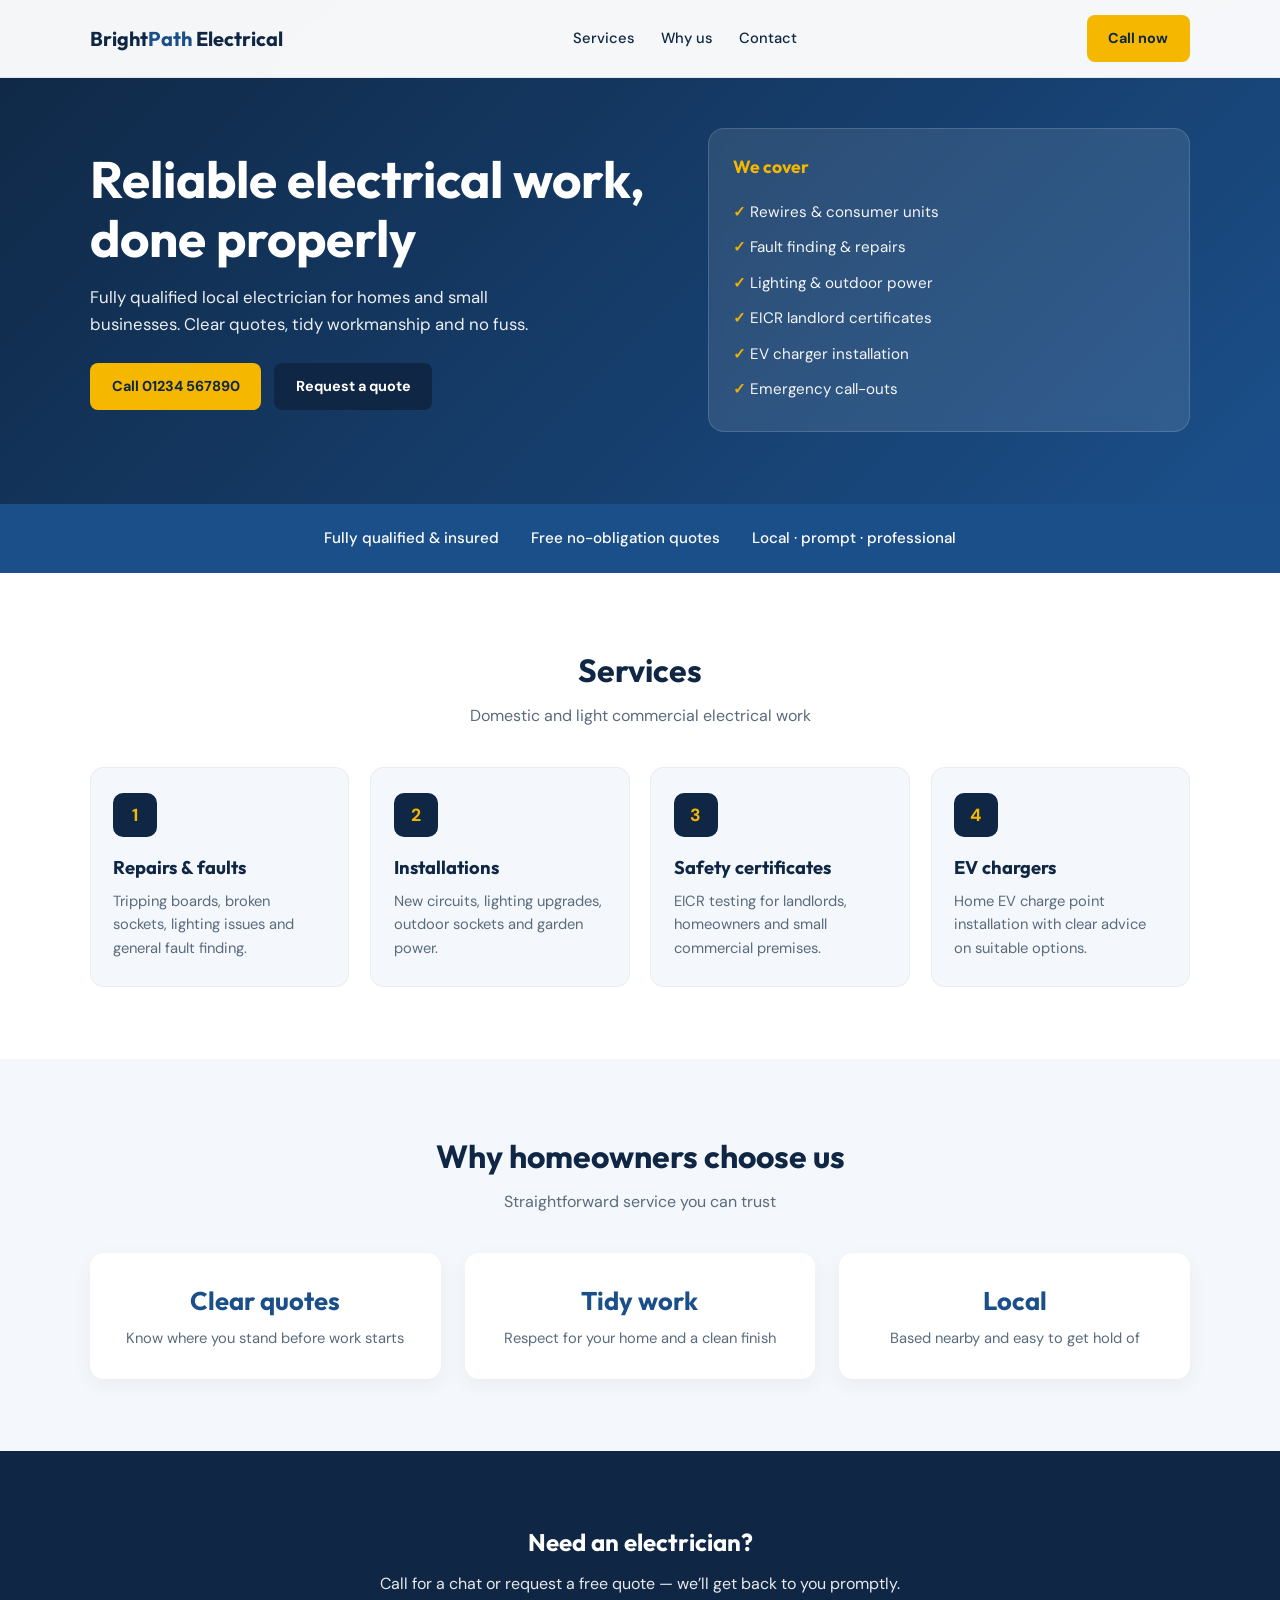
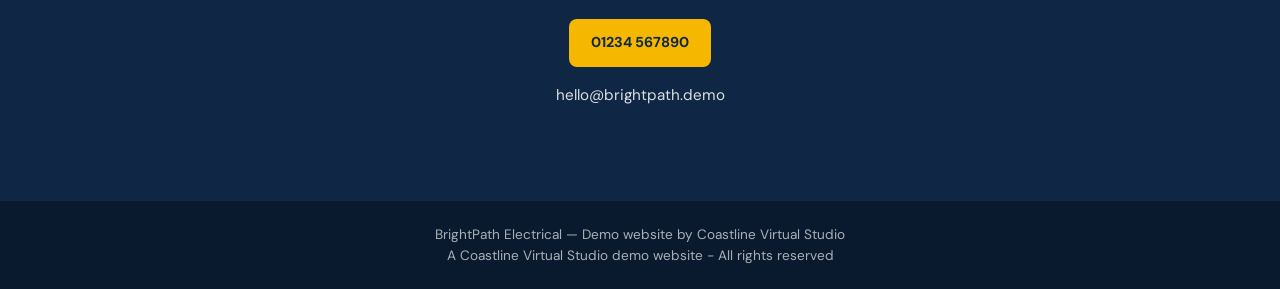
<file: demos/electrician/index.html>
<!DOCTYPE html>
<html lang="en">
<head>
  <meta charset="UTF-8" />
  <meta name="viewport" content="width=device-width, initial-scale=1.0" />
  <title>BrightPath Electrical | Reliable Local Electrician</title>
  <link rel="preconnect" href="https://fonts.googleapis.com" />
  <link rel="preconnect" href="https://fonts.gstatic.com" crossorigin />
  <link href="https://fonts.googleapis.com/css2?family=DM+Sans:wght@400;500;600;700&family=Outfit:wght@600;700&display=swap" rel="stylesheet" />
  <style>
    :root {
      --navy: #0F2744;
      --blue: #1B4F8A;
      --yellow: #F5B700;
      --light: #F4F7FB;
      --muted: #5A6B7D;
      --white: #fff;
    }
    * { box-sizing: border-box; margin: 0; padding: 0; }
    body { font-family: 'DM Sans', sans-serif; color: var(--navy); background: var(--white); line-height: 1.6; }
    h1,h2,h3 { font-family: 'Outfit', sans-serif; font-weight: 700; }
    a { text-decoration: none; color: inherit; }
    .container { width: min(1100px, 92%); margin: 0 auto; }

    header {
      position: fixed; top: 0; left: 0; right: 0; z-index: 100;
      background: rgba(255,255,255,0.96); backdrop-filter: blur(8px);
      border-bottom: 1px solid rgba(15,39,68,0.08);
    }
    .nav { display: flex; justify-content: space-between; align-items: center; padding: 0.95rem 0; }
    .logo { font-family: 'Outfit', sans-serif; font-size: 1.25rem; font-weight: 700; color: var(--navy); }
    .logo span { color: var(--blue); }
    .nav-links { display: flex; gap: 1.6rem; font-size: 0.92rem; font-weight: 500; }
    .nav-links a:hover { color: var(--blue); }
    .btn {
      display: inline-block; background: var(--yellow); color: var(--navy);
      padding: 0.75rem 1.35rem; border-radius: 8px; font-weight: 700; font-size: 0.9rem;
      transition: transform 0.2s, box-shadow 0.2s;
    }
    .btn:hover { transform: translateY(-2px); box-shadow: 0 8px 20px rgba(245,183,0,0.35); }
    .btn-dark { background: var(--navy); color: var(--white); }
    .btn-dark:hover { box-shadow: 0 8px 20px rgba(15,39,68,0.25); }

    .hero {
      padding: 8rem 0 4.5rem;
      background: linear-gradient(135deg, var(--navy) 0%, var(--blue) 100%);
      color: var(--white);
    }
    .hero-grid {
      display: grid; grid-template-columns: 1.2fr 1fr; gap: 2.5rem; align-items: center;
    }
    .hero h1 { font-size: clamp(2.2rem, 4.5vw, 3.2rem); line-height: 1.15; margin-bottom: 1rem; }
    .hero p { font-size: 1.05rem; opacity: 0.92; margin-bottom: 1.6rem; max-width: 480px; }
    .hero-actions { display: flex; flex-wrap: wrap; gap: 0.8rem; }
    .hero-card {
      background: rgba(255,255,255,0.1); border: 1px solid rgba(255,255,255,0.15);
      border-radius: 16px; padding: 1.5rem; backdrop-filter: blur(6px);
    }
    .hero-card h3 { font-size: 1.1rem; margin-bottom: 0.8rem; color: var(--yellow); }
    .hero-card li { list-style: none; padding: 0.35rem 0; font-size: 0.95rem; opacity: 0.95; }
    .hero-card li::before { content: "✓ "; color: var(--yellow); font-weight: 700; }

    section { padding: 4.5rem 0; }
    .section-title { font-size: 2rem; margin-bottom: 0.4rem; text-align: center; }
    .section-sub { text-align: center; color: var(--muted); margin-bottom: 2.4rem; }

    .services {
      display: grid; grid-template-columns: repeat(auto-fit, minmax(250px, 1fr)); gap: 1.3rem;
    }
    .service {
      background: var(--light); border-radius: 14px; padding: 1.6rem 1.4rem;
      border: 1px solid rgba(15,39,68,0.05);
      transition: transform 0.25s, box-shadow 0.25s;
    }
    .service:hover { transform: translateY(-4px); box-shadow: 0 12px 28px rgba(15,39,68,0.08); background: var(--white); }
    .service .icon {
      width: 44px; height: 44px; border-radius: 10px; background: var(--navy); color: var(--yellow);
      display: grid; place-items: center; font-weight: 700; margin-bottom: 1rem; font-size: 1.1rem;
    }
    .service h3 { font-size: 1.15rem; margin-bottom: 0.45rem; }
    .service p { font-size: 0.92rem; color: var(--muted); }

    .why {
      background: var(--light);
    }
    .why-grid {
      display: grid; grid-template-columns: repeat(3, 1fr); gap: 1.5rem; text-align: center;
    }
    .why-item {
      background: var(--white); border-radius: 14px; padding: 1.8rem 1.3rem;
      box-shadow: 0 6px 20px rgba(15,39,68,0.05);
    }
    .why-item strong { display: block; font-size: 1.6rem; color: var(--blue); margin-bottom: 0.3rem; font-family: 'Outfit', sans-serif; }
    .why-item p { font-size: 0.92rem; color: var(--muted); }

    .cta {
      background: var(--navy); color: var(--white); text-align: center;
    }
    .cta h2 { color: var(--white); margin-bottom: 0.6rem; }
    .cta p { opacity: 0.9; margin-bottom: 1.4rem; }
    .cta .btn { background: var(--yellow); color: var(--navy); }

    .contact-strip {
      display: flex; flex-wrap: wrap; justify-content: center; gap: 2rem;
      padding: 1.4rem 0; background: var(--blue); color: var(--white); font-size: 0.95rem; font-weight: 500;
    }

    footer {
      background: #0a1a2e; color: rgba(255,255,255,0.65); text-align: center;
      padding: 1.4rem; font-size: 0.85rem;
    }

    @media (max-width: 768px) {
      .nav-links { display: none; }
      .hero-grid { grid-template-columns: 1fr; }
      .why-grid { grid-template-columns: 1fr; }
    }
  </style>
</head>
<body>
  <header>
    <div class="container nav">
      <a href="#" class="logo">Bright<span>Path</span> Electrical</a>
      <nav class="nav-links">
        <a href="#services">Services</a>
        <a href="#why">Why us</a>
        <a href="#contact">Contact</a>
      </nav>
      <a href="tel:01234567890" class="btn">Call now</a>
    </div>
  </header>

  <section class="hero">
    <div class="container hero-grid">
      <div>
        <h1>Reliable electrical work, done properly</h1>
        <p>Fully qualified local electrician for homes and small businesses. Clear quotes, tidy workmanship and no fuss.</p>
        <div class="hero-actions">
          <a href="tel:01234567890" class="btn">Call 01234 567890</a>
          <a href="#contact" class="btn btn-dark">Request a quote</a>
        </div>
      </div>
      <div class="hero-card">
        <h3>We cover</h3>
        <ul>
          <li>Rewires & consumer units</li>
          <li>Fault finding & repairs</li>
          <li>Lighting & outdoor power</li>
          <li>EICR landlord certificates</li>
          <li>EV charger installation</li>
          <li>Emergency call-outs</li>
        </ul>
      </div>
    </div>
  </section>

  <div class="contact-strip">
    <span>Fully qualified & insured</span>
    <span>Free no-obligation quotes</span>
    <span>Local · prompt · professional</span>
  </div>

  <section id="services">
    <div class="container">
      <h2 class="section-title">Services</h2>
      <p class="section-sub">Domestic and light commercial electrical work</p>
      <div class="services">
        <article class="service">
          <div class="icon">1</div>
          <h3>Repairs & faults</h3>
          <p>Tripping boards, broken sockets, lighting issues and general fault finding.</p>
        </article>
        <article class="service">
          <div class="icon">2</div>
          <h3>Installations</h3>
          <p>New circuits, lighting upgrades, outdoor sockets and garden power.</p>
        </article>
        <article class="service">
          <div class="icon">3</div>
          <h3>Safety certificates</h3>
          <p>EICR testing for landlords, homeowners and small commercial premises.</p>
        </article>
        <article class="service">
          <div class="icon">4</div>
          <h3>EV chargers</h3>
          <p>Home EV charge point installation with clear advice on suitable options.</p>
        </article>
      </div>
    </div>
  </section>

  <section class="why" id="why">
    <div class="container">
      <h2 class="section-title">Why homeowners choose us</h2>
      <p class="section-sub">Straightforward service you can trust</p>
      <div class="why-grid">
        <div class="why-item">
          <strong>Clear quotes</strong>
          <p>Know where you stand before work starts</p>
        </div>
        <div class="why-item">
          <strong>Tidy work</strong>
          <p>Respect for your home and a clean finish</p>
        </div>
        <div class="why-item">
          <strong>Local</strong>
          <p>Based nearby and easy to get hold of</p>
        </div>
      </div>
    </div>
  </section>

  <section class="cta" id="contact">
    <div class="container">
      <h2>Need an electrician?</h2>
      <p>Call for a chat or request a free quote — we’ll get back to you promptly.</p>
      <a href="tel:01234567890" class="btn">01234 567890</a>
      <p style="margin-top: 1rem; font-size: 0.95rem; opacity: 0.85;">hello@brightpath.demo</p>
    </div>
  </section>

  <footer>
    <p>BrightPath Electrical — Demo website by Coastline Virtual Studio</p>
    <p>A Coastline Virtual Studio demo website - All rights reserved</p>
  </footer>
</body>
</html>
</file>
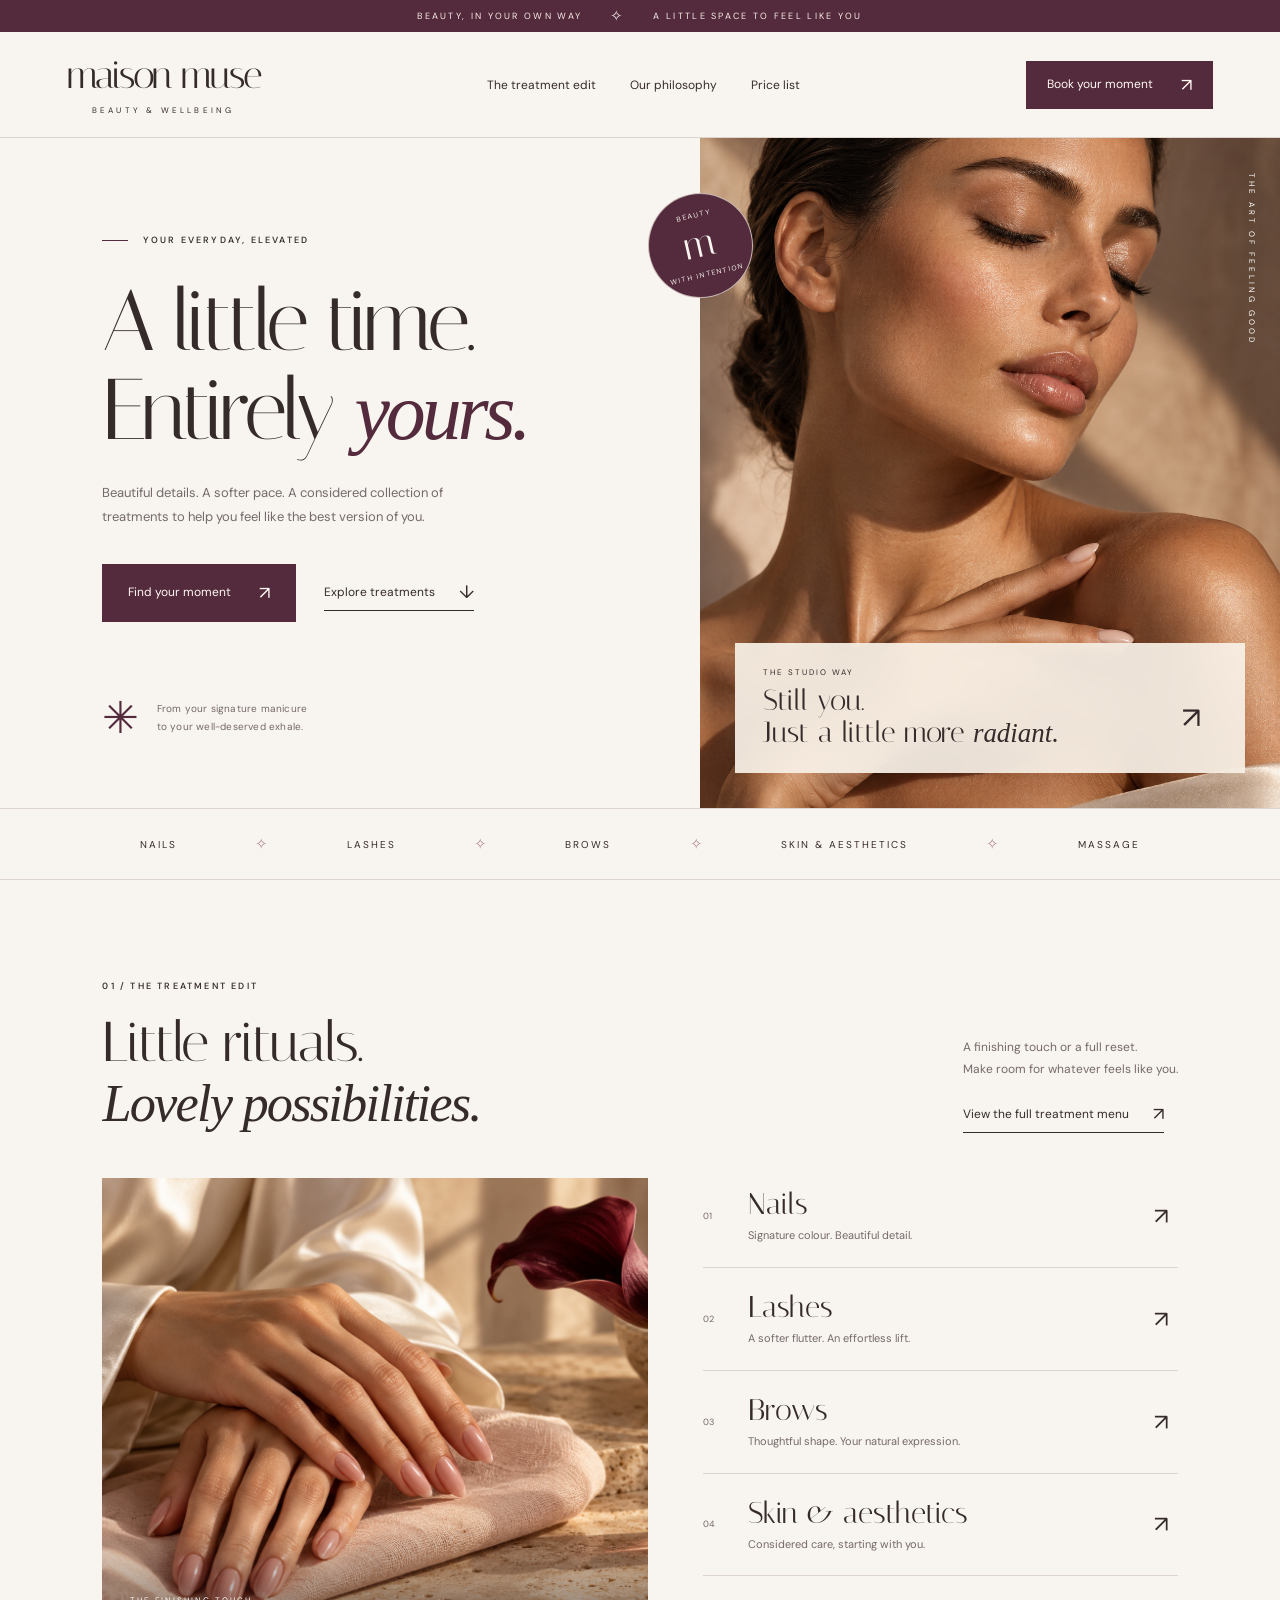
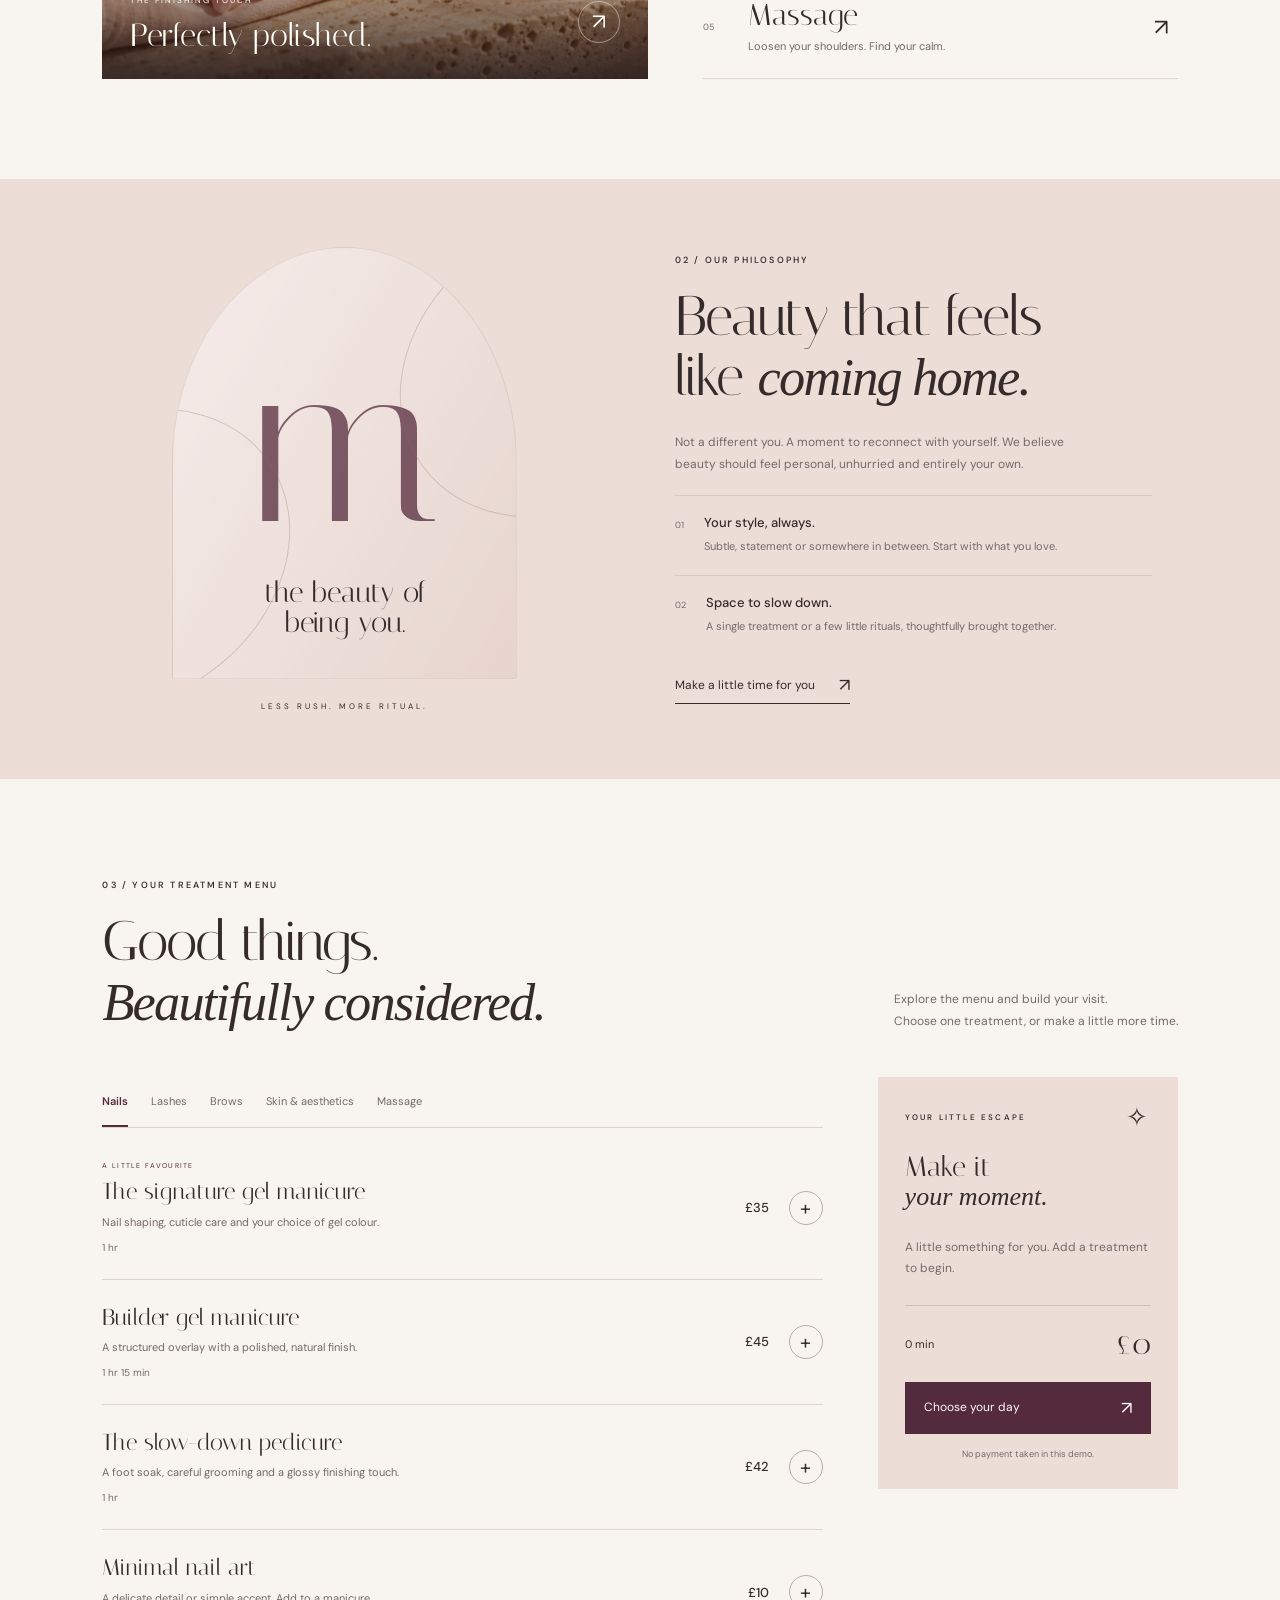
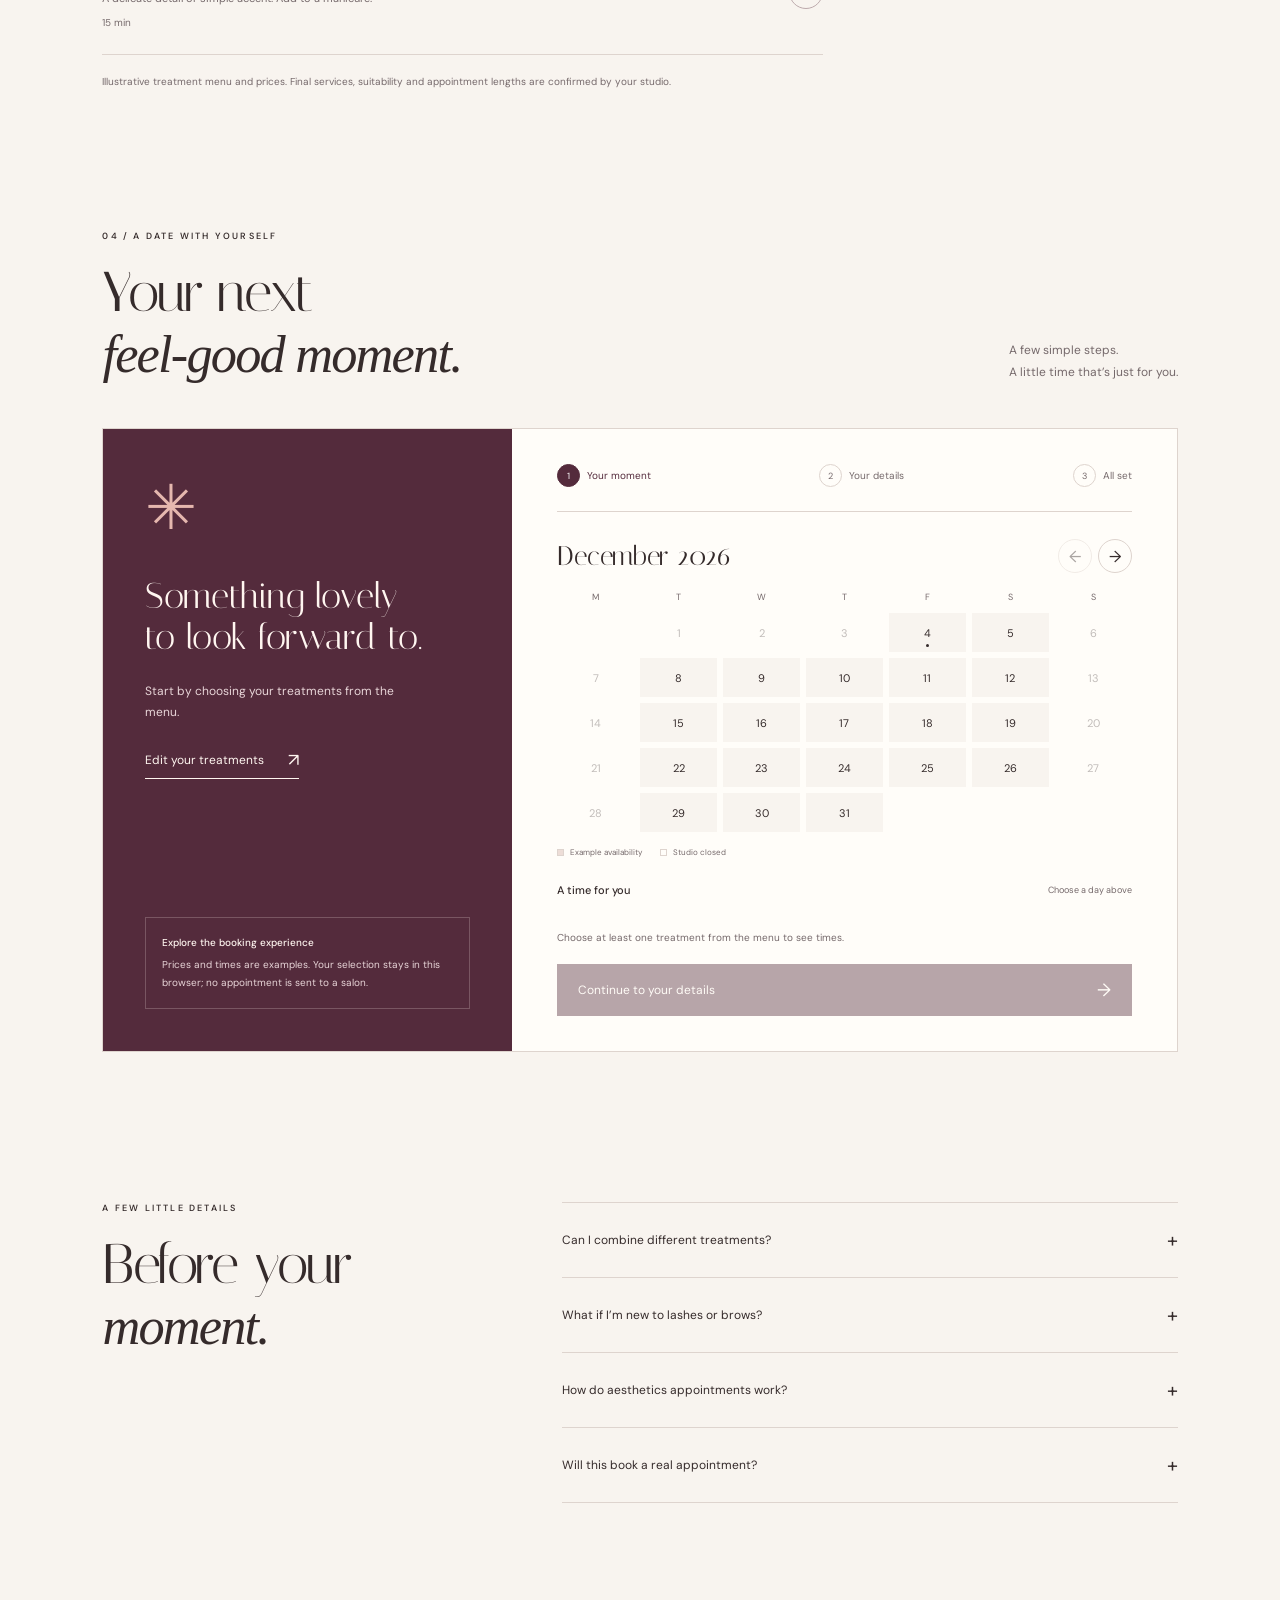
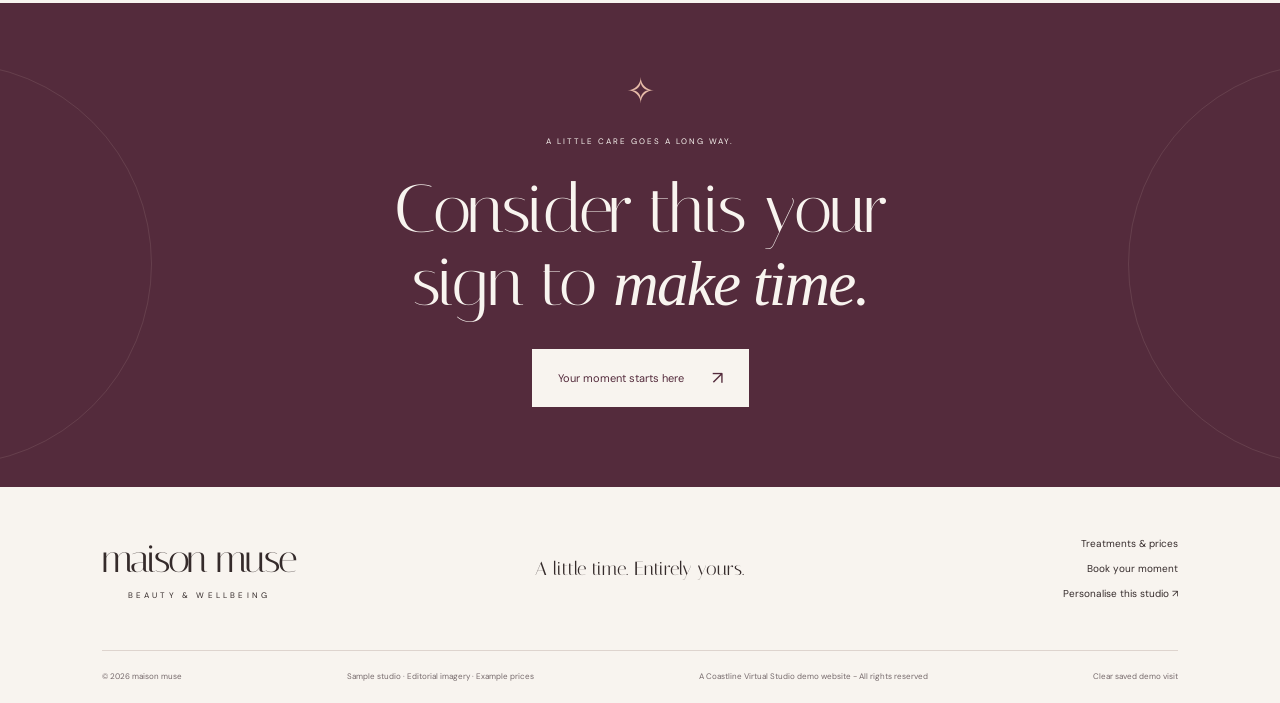
<file: demos/maison-muse/index.html>
<!DOCTYPE html>
<html lang="en">
<head>
  <meta charset="utf-8"><meta name="viewport" content="width=device-width, initial-scale=1">
  <meta name="theme-color" content="#f8f4ef">
  <title>Maison Muse — A little time. Entirely yours.</title>
  <meta name="description" content="Discover Maison Muse: a considered collection of nail, lash, brow, skin, aesthetics and massage appointments. Explore our treatments and plan your moment.">
  <link rel="icon" href="data:image/svg+xml,%3Csvg xmlns='http://www.w3.org/2000/svg' viewBox='0 0 80 80'%3E%3Crect width='80' height='80' rx='40' fill='%23542b3c'/%3E%3Ctext x='40' y='57' text-anchor='middle' font-family='Georgia' font-size='52' fill='%23f4e6dd'%3Em%3C/text%3E%3C/svg%3E">
  <link rel="preconnect" href="https://fonts.googleapis.com"><link rel="preconnect" href="https://fonts.gstatic.com" crossorigin>
  <link href="https://fonts.googleapis.com/css2?family=DM+Sans:wght@400;450;500;550;600;650&family=Italiana&display=swap" rel="stylesheet">
  <link rel="stylesheet" href="styles.css"><script src="config.js" defer></script><script src="app.js" defer></script>
</head>
<body>
<a class="skip" href="#main">Skip to content</a>
<div class="announcement">BEAUTY, IN YOUR OWN WAY <span>✧</span> A LITTLE SPACE TO FEEL LIKE YOU</div>
<header class="header">
  <a class="wordmark" href="#" aria-label="Maison Muse home"><span class="brand-name">maison muse</span><small>BEAUTY & WELLBEING</small></a>
  <nav aria-label="Main navigation"><a href="#treatments">The treatment edit</a><a href="#philosophy">Our philosophy</a><a href="#prices">Price list</a></nav>
  <a class="button small" href="#booking">Book your moment <span>↗</span></a>
  <button class="menu-toggle" aria-label="Open menu" aria-expanded="false" aria-controls="mobile-nav"><span></span><span></span></button>
</header>
<nav class="mobile-nav" id="mobile-nav" aria-label="Mobile navigation" hidden><a href="#treatments">The treatment edit</a><a href="#philosophy">Our philosophy</a><a href="#prices">Price list</a><a href="#booking">Book your moment ↗</a></nav>
<main id="main">
  <section class="hero">
    <div class="hero-copy"><p class="eyebrow"><span class="fine-line"></span> YOUR EVERYDAY, ELEVATED</p><h1>A little time.<br>Entirely <em>yours.</em></h1><p class="hero-desc">Beautiful details. A softer pace. A considered collection of treatments to help you feel like the best version of you.</p><div class="hero-actions"><a class="button" href="#booking">Find your moment <span>↗</span></a><a class="text-link" href="#treatments">Explore treatments <span>↓</span></a></div><div class="hero-foot"><span class="flower" aria-hidden="true">✳</span><p>From your signature manicure<br>to your well-deserved exhale.</p></div></div>
    <div class="hero-art"><img src="assets/beauty-editorial.png" alt="Beauty editorial with softly sculpted brows and a natural blush manicure" fetchpriority="high" width="1024" height="1536"><span class="image-side">THE ART OF FEELING GOOD</span><div class="hero-note"><span>THE STUDIO WAY</span><p>Still you.<br>Just a little more <em>radiant.</em></p><a href="#philosophy" aria-label="Discover our philosophy">↗</a></div><div class="seal" aria-hidden="true">BEAUTY<br><b>m</b><br>WITH INTENTION</div></div>
  </section>
  <div class="category-ribbon" id="ribbon" aria-label="Treatment categories"></div>
  <section class="section treatment-edit" id="treatments">
    <div class="section-heading"><div><p class="eyebrow">01 / THE TREATMENT EDIT</p><h2>Little rituals.<br><em>Lovely possibilities.</em></h2></div><div><p>A finishing touch or a full reset.<br>Make room for whatever feels like you.</p><a class="text-link" href="#prices">View the full treatment menu <span>↗</span></a></div></div>
    <div class="editorial-grid">
      <a class="editorial-card nail-card" href="#prices" data-category-link="nails"><img src="assets/manicure-editorial.png" alt="Glossy blush manicure on soft linen beside a burgundy calla lily" loading="lazy" width="1536" height="1024"><div class="card-caption"><div><small>THE FINISHING TOUCH</small><h3>Perfectly polished.</h3></div><span class="circle-arrow">↗</span></div></a>
      <div class="treatment-links" id="treatment-links"></div>
    </div>
  </section>
  <section class="philosophy" id="philosophy"><div class="philosophy-art" aria-hidden="true"><div class="arch"><span>m</span><div class="orbit orbit-one"></div><div class="orbit orbit-two"></div><i>the beauty of<br>being you.</i></div><span class="art-label">LESS RUSH. MORE RITUAL.</span></div><div class="philosophy-copy"><p class="eyebrow">02 / OUR PHILOSOPHY</p><h2>Beauty that feels<br>like <em>coming home.</em></h2><p>Not a different you. A moment to reconnect with yourself. We believe beauty should feel personal, unhurried and entirely your own.</p><div class="principle"><span>01</span><div><h3>Your style, always.</h3><p>Subtle, statement or somewhere in between. Start with what you love.</p></div></div><div class="principle"><span>02</span><div><h3>Space to slow down.</h3><p>A single treatment or a few little rituals, thoughtfully brought together.</p></div></div><a class="text-link" href="#booking">Make a little time for you <span>↗</span></a></div></section>
  <section class="section menu-section" id="prices"><div class="section-heading"><div><p class="eyebrow">03 / YOUR TREATMENT MENU</p><h2>Good things.<br><em>Beautifully considered.</em></h2></div><p>Explore the menu and build your visit.<br>Choose one treatment, or make a little more time.</p></div><div class="menu-layout"><div class="menu-main"><div class="tabs" id="service-tabs" role="tablist" aria-label="Treatment category"></div><div id="service-list" role="tabpanel" tabindex="0"></div><p class="small-note">Illustrative treatment menu and prices. Final services, suitability and appointment lengths are confirmed by your studio.</p></div><aside class="visit-card"><div class="eyebrow">YOUR LITTLE ESCAPE <span>✧</span></div><h3>Make it <em>your moment.</em></h3><div id="selected-list"><p class="muted">A little something for you.<br>Add a treatment to begin.</p></div><div class="visit-totals"><span id="total-duration">0 min</span><strong id="total-price">£0</strong></div><a class="button" id="choose-date" href="#booking">Choose your day <span>↗</span></a><p>No payment taken in this demo.</p></aside></div></section>
  <section class="booking-section section" id="booking"><div class="section-heading"><div><p class="eyebrow">04 / A DATE WITH YOURSELF</p><h2>Your next<br><em>feel-good moment.</em></h2></div><p>A few simple steps.<br>A little time that’s just for you.</p></div><div class="booking-shell"><div class="booking-intro"><span class="booking-star" aria-hidden="true">✳</span><h3>Something lovely<br>to look forward to.</h3><p id="booking-summary">Start by choosing your treatments from the menu.</p><a class="text-link" href="#prices">Edit your treatments <span>↗</span></a><div class="demo-note"><b>Explore the booking experience</b><p>Prices and times are examples. Your selection stays in this browser; no appointment is sent to a salon.</p></div></div><div class="booking-main"><ol class="steps" aria-label="Booking progress"><li class="active" id="step-date"><span>1</span> Your moment</li><li id="step-details"><span>2</span> Your details</li><li id="step-done"><span>3</span> All set</li></ol><div id="calendar-stage"><div class="calendar-head"><h3 id="month-label"></h3><div><button id="prev-month" class="icon-button" aria-label="Previous month">←</button><button id="next-month" class="icon-button" aria-label="Next month">→</button></div></div><div class="weekdays" aria-hidden="true"><span>M</span><span>T</span><span>W</span><span>T</span><span>F</span><span>S</span><span>S</span></div><div class="calendar-grid" id="calendar-grid" aria-label="Choose an appointment date"></div><div class="calendar-legend"><span></span> Example availability <span class="legend-off"></span> Studio closed</div><div class="time-header"><h4>A time for you</h4><span id="selected-date-label">Choose a day above</span></div><div id="time-slots" class="time-slots"></div><p id="booking-hint" class="small-note" aria-live="polite"></p><button class="button continue" id="continue-booking" disabled>Continue to your details <span>→</span></button></div><form id="details-stage" hidden><button class="text-link back-button" id="back-date" type="button">← Back to your moment</button><h3>A little introduction.</h3><p class="muted">Use sample details to try the experience. They won’t be sent or stored.</p><label for="first-name">First name</label><input id="first-name" autocomplete="given-name" placeholder="Your first name" maxlength="60" required><label for="email">Email address</label><input id="email" type="email" autocomplete="email" placeholder="you@example.com" maxlength="150" required><div class="review-summary" id="review-summary"></div><label class="checkbox"><input id="demo-consent" type="checkbox" required><span>I understand this is a demo and no real appointment will be booked.</span></label><button class="button" type="submit">Save my demo visit <span>↗</span></button></form><div id="success-stage" class="success" hidden><span class="success-flower">✳</span><p class="eyebrow">YOUR MOMENT, BEAUTIFULLY PLANNED</p><h3>A lovely choice<span id="success-name"></span>.</h3><p id="success-summary"></p><div class="demo-note">Your demo visit is saved on this device. No salon has been contacted and no payment has been taken.</div><button class="button" id="download-calendar">Add demo to my calendar <span>↗</span></button><button class="text-link" id="start-again">Plan another visit →</button></div></div></div></section>
  <section class="section faq-section"><div><p class="eyebrow">A FEW LITTLE DETAILS</p><h2>Before your<br><em>moment.</em></h2></div><div class="faqs"><details><summary>Can I combine different treatments?<span>+</span></summary><p>Of course. Add your favourites from different categories to your visit. The menu totals their example prices and durations, then shows times that fit the full appointment.</p></details><details><summary>What if I’m new to lashes or brows?<span>+</span></summary><p>Your studio will advise whether a patch test or consultation is needed, and how far in advance to arrange it. A demo booking does not replace that check.</p></details><details><summary>How do aesthetics appointments work?<span>+</span></summary><p>Start with a consultation to discuss your goals, suitability and available options, including dermal fillers where appropriate. Any treatment is a separate decision following an individual assessment.</p></details><details><summary>Will this book a real appointment?<span>+</span></summary><p>This is an interactive sample studio. You can explore treatments, choose a day and save a demo visit locally. Live availability, payments, confirmations and cancellation policies will be supplied when your studio’s booking system is connected.</p></details></div></section>
  <section class="closing"><span aria-hidden="true">✧</span><p>A LITTLE CARE GOES A LONG WAY.</p><h2>Consider this your<br>sign to <em>make time.</em></h2><a class="button light" href="#booking">Your moment starts here <span>↗</span></a></section>
</main>
<footer><a class="wordmark" href="#"><span class="brand-name">maison muse</span><small>BEAUTY & WELLBEING</small></a><p>A little time. Entirely yours.</p><div><a href="#prices">Treatments & prices</a><a href="#booking">Book your moment</a><button id="view-saved" hidden>View saved demo visit</button><button id="studio-settings">Personalise this studio ↗</button></div><div class="footer-bottom"><span>© <span id="year"></span> <span class="brand-name">Maison Muse</span></span><span>Sample studio · Editorial imagery · Example prices</span><span>A Coastline Virtual Studio demo website - All rights reserved</span><button id="clear-data">Clear saved demo visit</button></div></footer>
<div id="toast" class="toast" role="status" aria-live="polite"></div>
<a href="#prices" class="mobile-basket" id="mobile-basket" hidden><span id="mobile-count"></span><strong id="mobile-total"></strong><span>View your visit ↗</span></a>
<dialog id="settings-dialog"><form method="dialog"><button class="dialog-close icon-button" aria-label="Close studio settings">×</button></form><p class="eyebrow">MAKE IT YOURS</p><h2>Your studio.<br><em>Your signature.</em></h2><p>Try a name, a palette and your own mix of services. Changes apply on this device.</p><label for="studio-name">Studio name</label><input id="studio-name" maxlength="32"><fieldset><legend>Your palette</legend><div class="palette-options"><button data-palette="plum" class="palette plum" aria-label="Plum and blush">Plum</button><button data-palette="rose" class="palette rose" aria-label="Rose and ivory">Rose</button><button data-palette="olive" class="palette olive" aria-label="Olive and cream">Olive</button></div></fieldset><fieldset><legend>Your services</legend><div id="category-settings"></div></fieldset><button class="button" id="save-settings">Apply to my studio <span>↗</span></button><button class="text-link" id="reset-settings">Reset to Maison Muse</button></dialog>
</body></html>
</file>
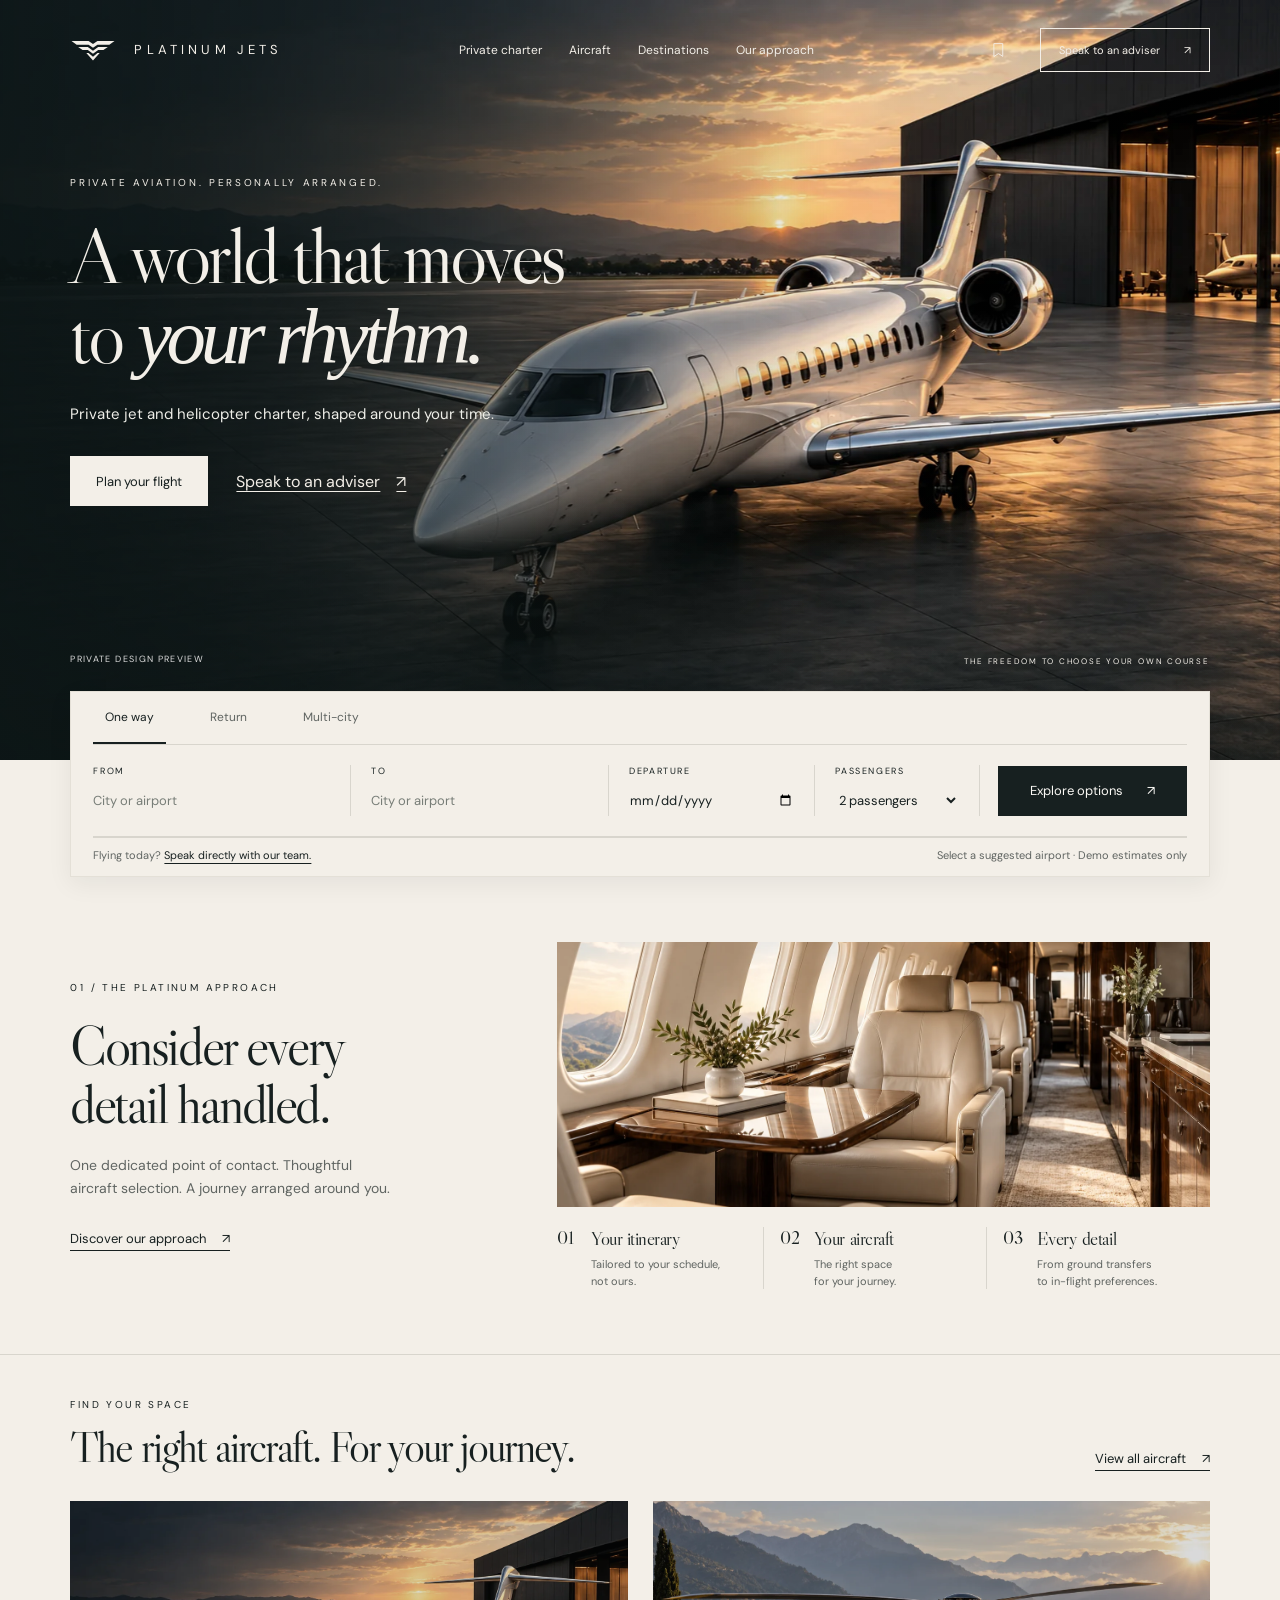
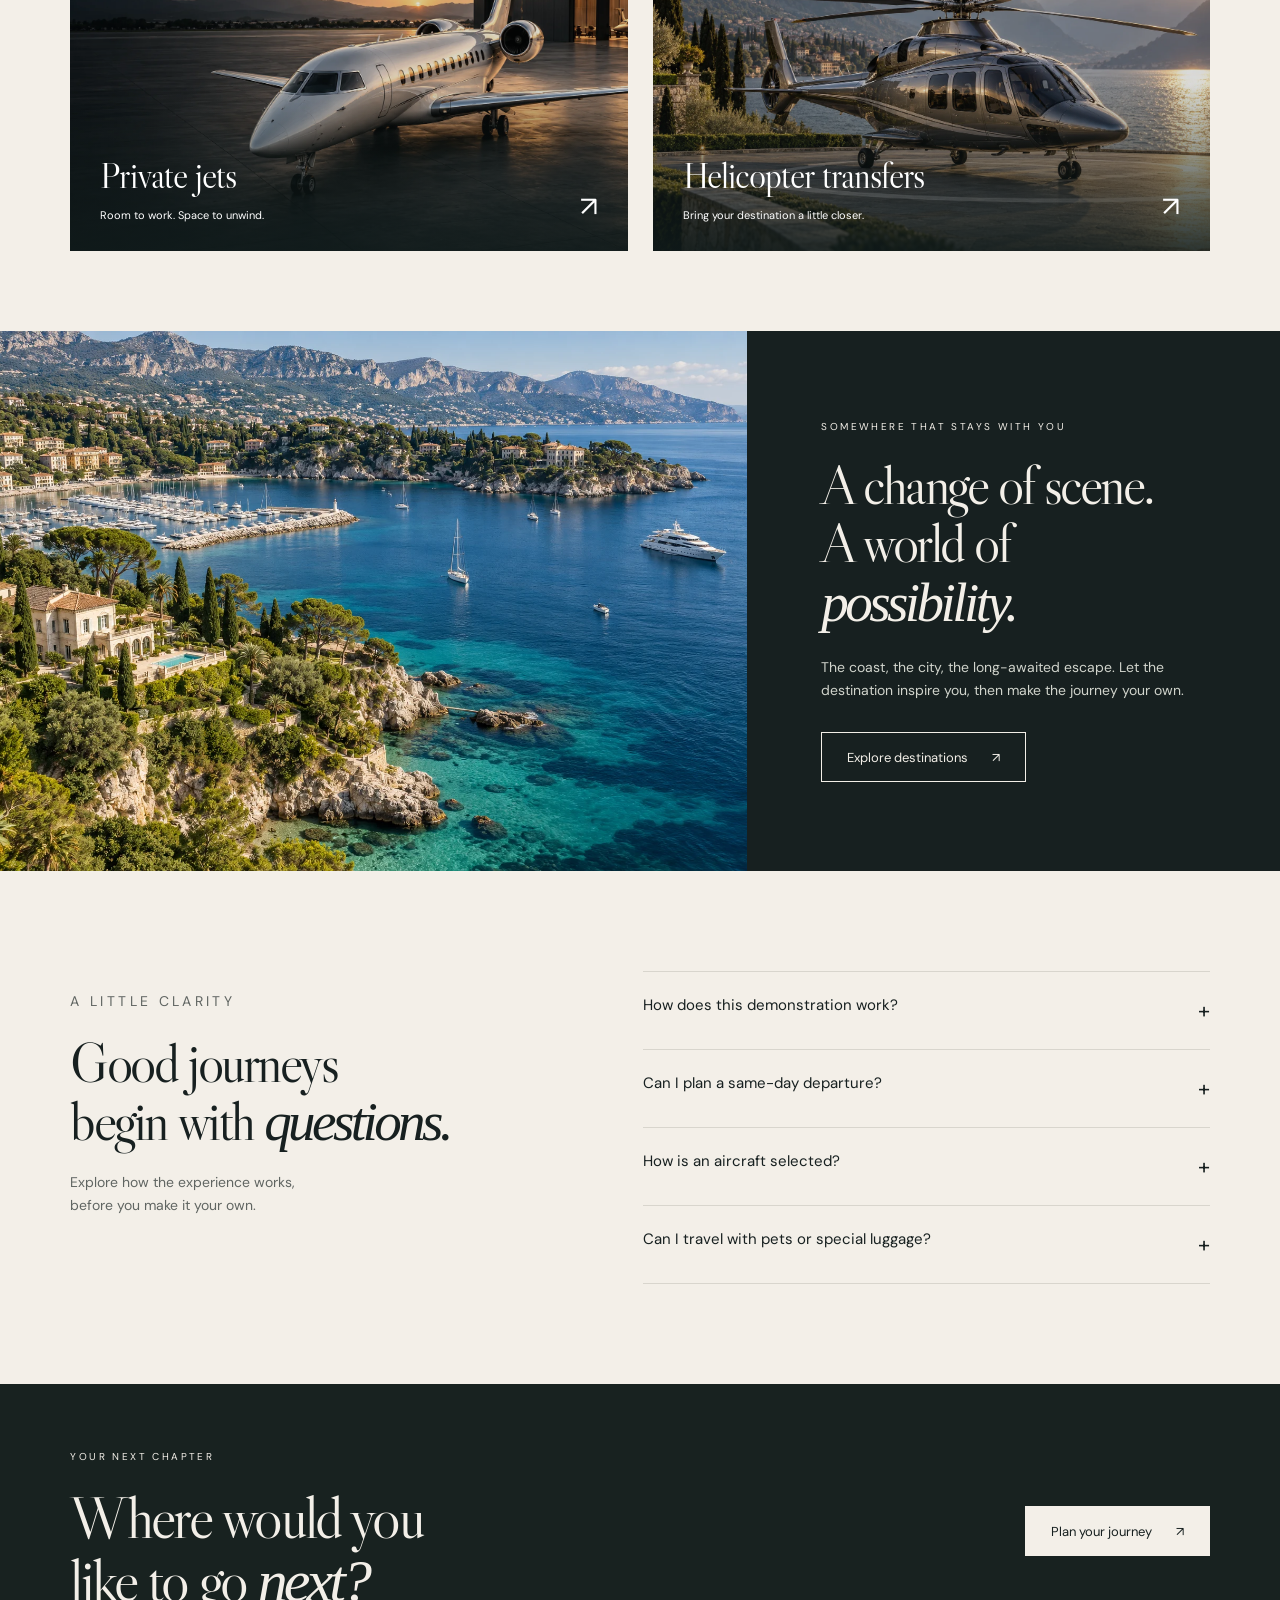
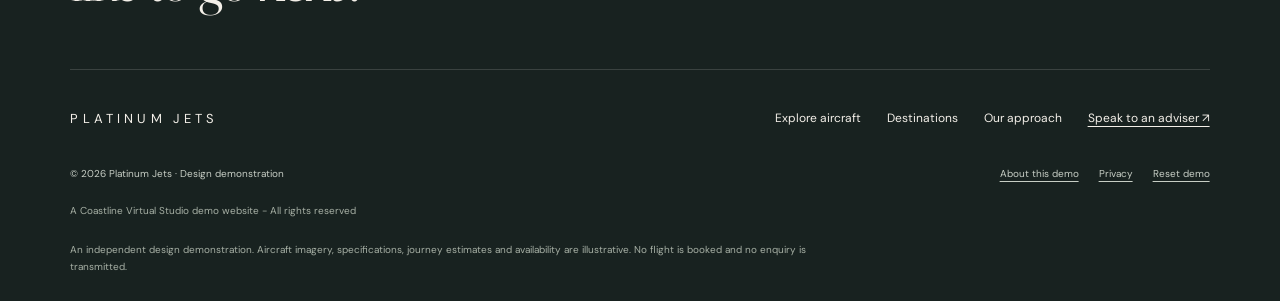
<file: demos/platinum-jets/index.html>
<!doctype html>
<html lang="en-GB">
<head>
<meta charset="utf-8"><meta name="viewport" content="width=device-width,initial-scale=1">
<meta name="theme-color" content="#172020"><meta name="description" content="Explore the Platinum Jets private aviation demonstration. Discover aircraft, plan illustrative journeys and experience personally arranged travel.">
<meta name="robots" content="noindex,nofollow"><title>Platinum Jets — A world that moves to your rhythm</title>
<link rel="icon" href="assets/mark.svg" type="image/svg+xml"><link rel="preload" href="assets/display.ttf" as="font" type="font/ttf" crossorigin><link rel="preload" href="assets/hero.webp" as="image"><link rel="stylesheet" href="styles.css">
</head>
<body>
<a class="skip-link" href="#main">Skip to content</a>
<header class="header" id="header"><a class="brand" href="#/" aria-label="Platinum Jets home"><svg viewBox="0 0 62 32" aria-hidden="true"><path d="M2 4h23l6 4 6-4h23l-7 5H37l-6 4-6-4H9zm9 8h13l7 5 7-5h13l-6 4h-7l-7 5-7-5h-7zm11 8h3l6 5 6-5h3l-9 10z" fill="currentColor"/></svg><span>PLATINUM JETS</span></a><nav class="desktop-nav" aria-label="Main navigation"><a href="#/charter">Private charter</a><a href="#/aircraft">Aircraft</a><a href="#/destinations">Destinations</a><a href="#/approach">Our approach</a></nav><div class="header-actions"><a href="#/saved" class="saved-link" aria-label="Saved journeys and aircraft"><svg viewBox="0 0 24 24" aria-hidden="true"><path d="M6 3h12v18l-6-4-6 4z"/></svg><span id="saved-count"></span></a><button class="button outline header-adviser" data-action="contact">Speak to an adviser <span>↗</span></button><button class="menu-toggle" aria-label="Open navigation" aria-expanded="false" aria-controls="mobile-nav" data-action="menu"><span></span><span></span></button></div></header>
<nav id="mobile-nav" class="mobile-nav" aria-label="Mobile navigation" hidden><a href="#/charter">Private charter <span>↗</span></a><a href="#/aircraft">Aircraft <span>↗</span></a><a href="#/destinations">Destinations <span>↗</span></a><a href="#/approach">Our approach <span>↗</span></a><a href="#/saved">Your collection <span>↗</span></a><button class="button dark" data-action="contact">Speak to an adviser ↗</button><p>Private aviation. Personally arranged.</p></nav>
<main id="main" tabindex="-1"></main>
<footer class="footer"><div class="footer-top"><div><p class="eyebrow">YOUR NEXT CHAPTER</p><h2>Where would you<br>like to go <em>next?</em></h2></div><a class="button light" href="#/charter">Plan your journey <span>↗</span></a></div><div class="footer-middle"><a class="brand" href="#/">PLATINUM JETS</a><div><a href="#/aircraft">Explore aircraft</a><a href="#/destinations">Destinations</a><a href="#/approach">Our approach</a><button class="text-button" data-action="contact">Speak to an adviser ↗</button></div></div><div class="footer-bottom"><span>© <span id="year"></span> Platinum Jets · Design demonstration</span><div><button data-action="about-demo">About this demo</button><button data-action="privacy">Privacy</button><button data-action="reset">Reset demo</button></div></div><p class="demo-note">A Coastline Virtual Studio demo website - All rights reserved</p><p class="demo-note">An independent design demonstration. Aircraft imagery, specifications, journey estimates and availability are illustrative. No flight is booked and no enquiry is transmitted.</p></footer>
<div id="compare-bar" class="compare-bar" hidden></div><div id="toast" class="toast" role="status" aria-live="polite"></div>
<dialog id="dialog" aria-labelledby="dialog-title"><button class="dialog-close" data-action="close-dialog" aria-label="Close dialog">×</button><div id="dialog-content"></div></dialog>
<script type="module" src="app.js"></script>
</body></html>
</file>
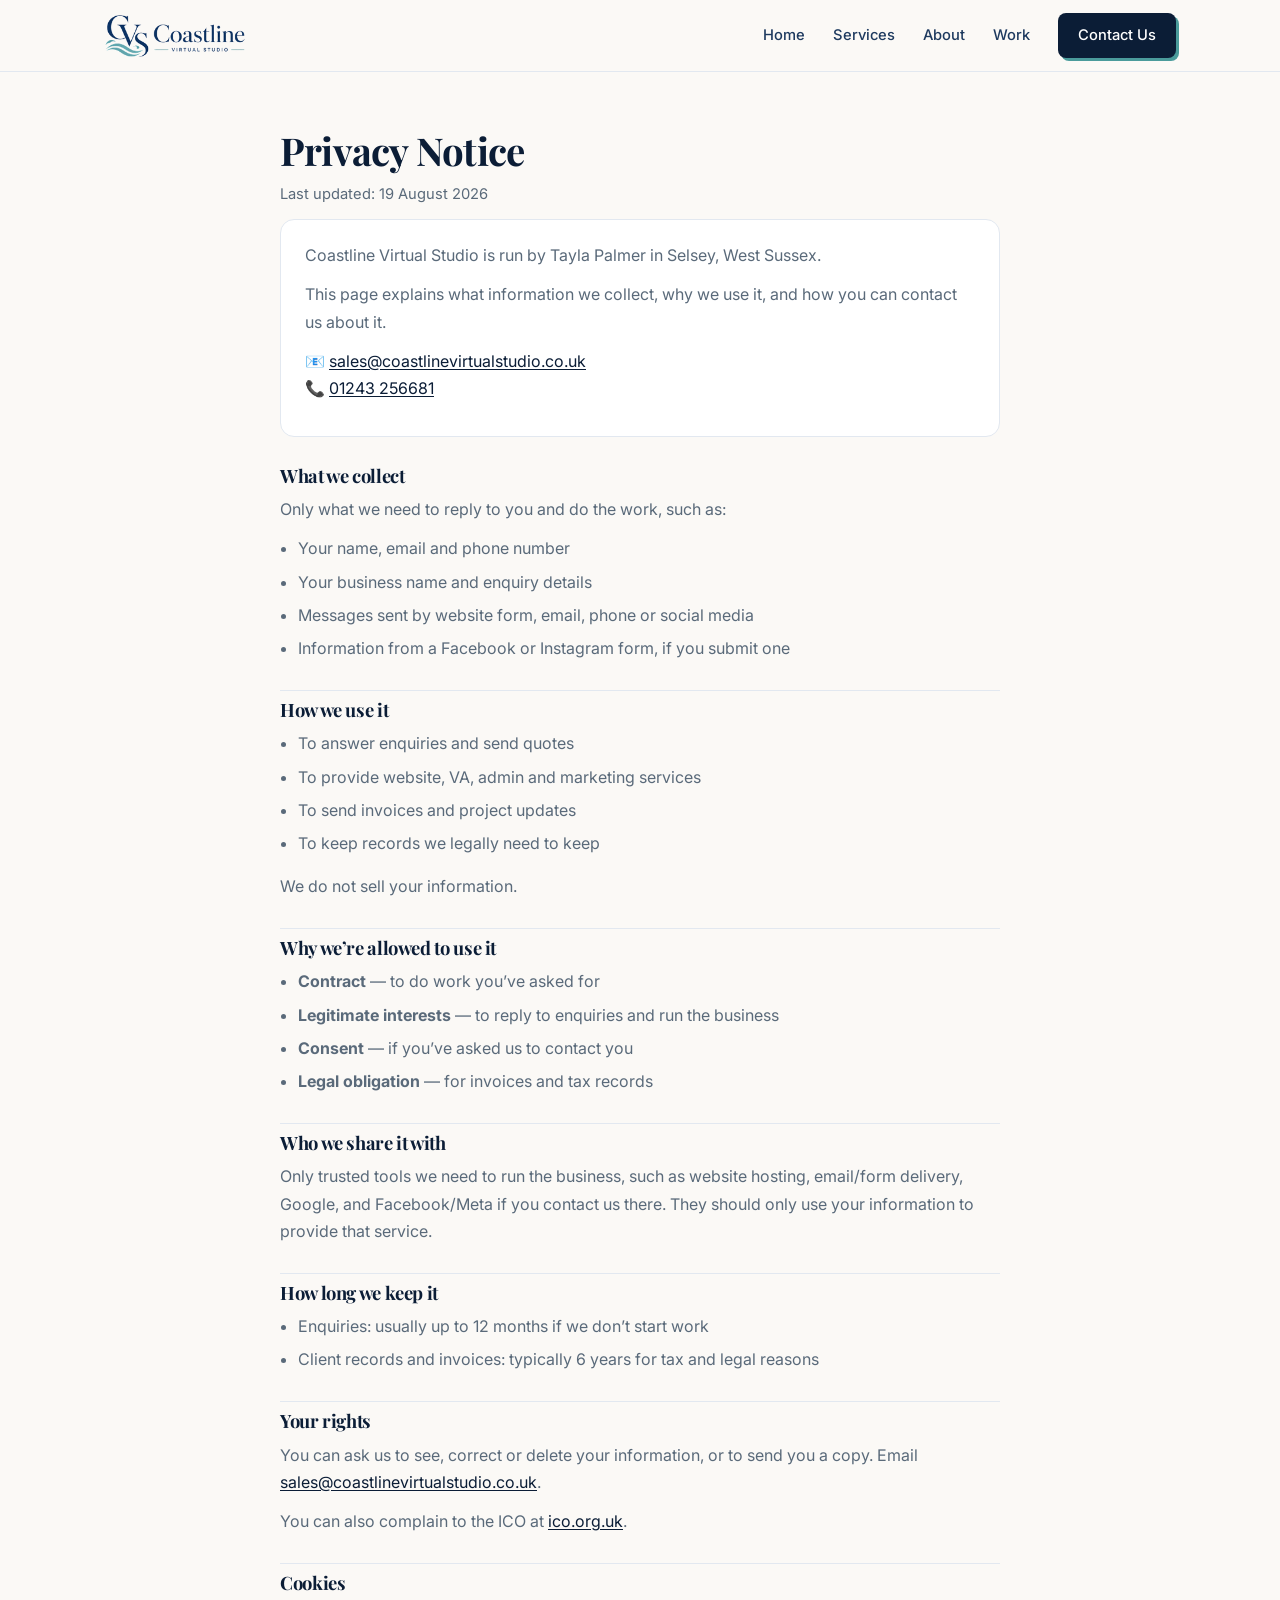
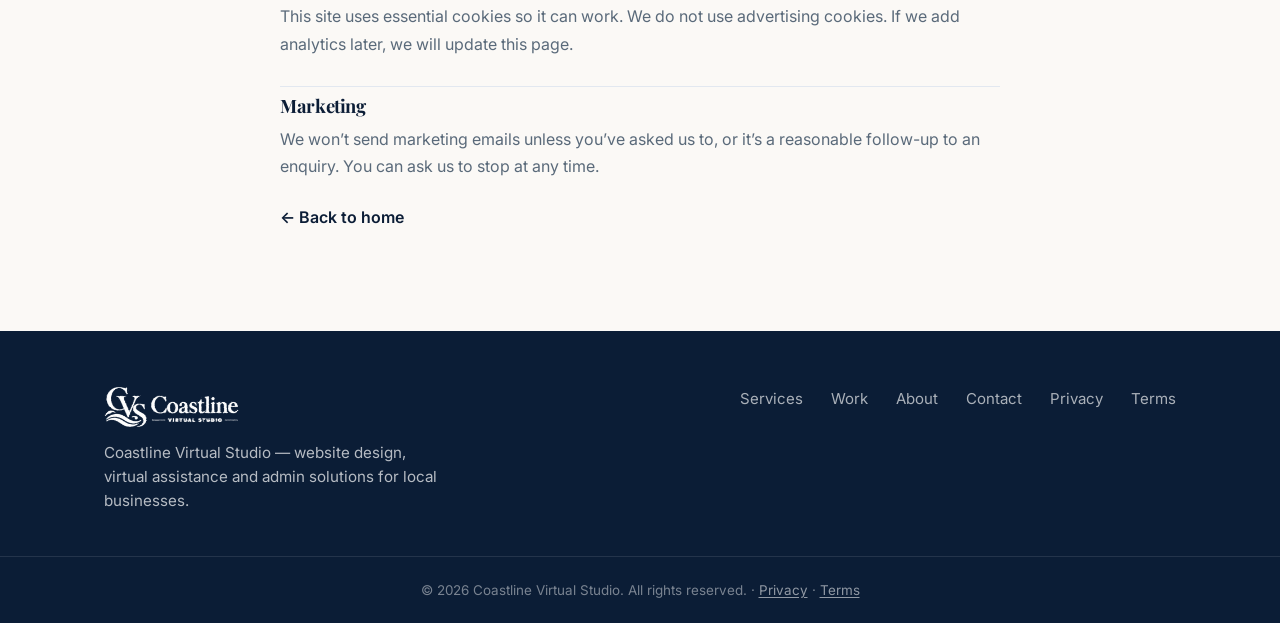
<file: privacy.html>
<!DOCTYPE html>
<html lang="en">
<head>
  <meta charset="UTF-8" />
  <meta name="viewport" content="width=device-width, initial-scale=1.0" />
  <title>Privacy Notice | Coastline Virtual Studio</title>
  <meta name="description" content="How Coastline Virtual Studio collects, uses and looks after your personal information." />
  <link rel="preconnect" href="https://fonts.googleapis.com" />
  <link rel="preconnect" href="https://fonts.gstatic.com" crossorigin />
  <link href="https://fonts.googleapis.com/css2?family=Inter:wght@400;500;600;700&family=Playfair+Display:wght@600;700&display=swap" rel="stylesheet" />
  <link rel="stylesheet" href="styles.css" />
  <link rel="icon" type="image/png" href="favicon.png?v=2" />
  <link rel="icon" href="favicon.ico?v=2" sizes="48x48" />
  <link rel="apple-touch-icon" href="apple-touch-icon.png?v=2" />
</head>
<body>
  <header class="header" id="header">
    <div class="container nav-container">
      <a href="index.html" class="logo">
        <img src="logo-nav-sm.png" alt="Coastline Virtual Studio" class="logo-img" />
      </a>
      <nav class="nav" id="nav">
        <a href="index.html#home">Home</a>
        <a href="index.html#services">Services</a>
        <a href="index.html#about">About</a>
        <a href="index.html#portfolio">Work</a>
        <a href="index.html#contact" class="nav-cta">Contact Us</a>
      </nav>
      <button class="menu-toggle" id="menuToggle" aria-label="Menu">
        <span></span><span></span><span></span>
      </button>
    </div>
  </header>

  <main class="legal-page">
    <div class="container">
      <div class="legal-wrap">
        <h1>Privacy Notice</h1>
        <p class="legal-updated">Last updated: 19 August 2026</p>

        <div class="legal-intro">
          <p>Coastline Virtual Studio is run by Tayla Palmer in Selsey, West Sussex.</p>
          <p>This page explains what information we collect, why we use it, and how you can contact us about it.</p>
          <p>
            📧 <a href="mailto:sales@coastlinevirtualstudio.co.uk">sales@coastlinevirtualstudio.co.uk</a><br />
            📞 <a href="tel:01243256681">01243 256681</a>
          </p>
        </div>

        <h2>What we collect</h2>
        <p>Only what we need to reply to you and do the work, such as:</p>
        <ul>
          <li>Your name, email and phone number</li>
          <li>Your business name and enquiry details</li>
          <li>Messages sent by website form, email, phone or social media</li>
          <li>Information from a Facebook or Instagram form, if you submit one</li>
        </ul>

        <h2>How we use it</h2>
        <ul>
          <li>To answer enquiries and send quotes</li>
          <li>To provide website, VA, admin and marketing services</li>
          <li>To send invoices and project updates</li>
          <li>To keep records we legally need to keep</li>
        </ul>
        <p>We do not sell your information.</p>

        <h2>Why we’re allowed to use it</h2>
        <ul>
          <li><strong>Contract</strong> — to do work you’ve asked for</li>
          <li><strong>Legitimate interests</strong> — to reply to enquiries and run the business</li>
          <li><strong>Consent</strong> — if you’ve asked us to contact you</li>
          <li><strong>Legal obligation</strong> — for invoices and tax records</li>
        </ul>

        <h2>Who we share it with</h2>
        <p>Only trusted tools we need to run the business, such as website hosting, email/form delivery, Google, and Facebook/Meta if you contact us there. They should only use your information to provide that service.</p>

        <h2>How long we keep it</h2>
        <ul>
          <li>Enquiries: usually up to 12 months if we don’t start work</li>
          <li>Client records and invoices: typically 6 years for tax and legal reasons</li>
        </ul>

        <h2>Your rights</h2>
        <p>You can ask us to see, correct or delete your information, or to send you a copy. Email <a href="mailto:sales@coastlinevirtualstudio.co.uk">sales@coastlinevirtualstudio.co.uk</a>.</p>
        <p>You can also complain to the ICO at <a href="https://ico.org.uk" target="_blank" rel="noopener">ico.org.uk</a>.</p>

        <h2>Cookies</h2>
        <p>This site uses essential cookies so it can work. We do not use advertising cookies. If we add analytics later, we will update this page.</p>

        <h2>Marketing</h2>
        <p>We won’t send marketing emails unless you’ve asked us to, or it’s a reasonable follow-up to an enquiry. You can ask us to stop at any time.</p>

        <p><a class="legal-back" href="index.html">← Back to home</a></p>
      </div>
    </div>
  </main>

  <footer class="footer">
    <div class="container footer-inner">
      <div class="footer-brand">
        <img src="logo-nav-light.png" alt="Coastline Virtual Studio" class="footer-logo-img" />
        <p>Coastline Virtual Studio — website design, virtual assistance and admin solutions for local businesses.</p>
      </div>
      <div class="footer-links">
        <a href="index.html#services">Services</a>
        <a href="index.html#portfolio">Work</a>
        <a href="index.html#about">About</a>
        <a href="index.html#contact">Contact</a>
        <a href="privacy.html">Privacy</a>
        <a href="terms.html">Terms</a>
      </div>
    </div>
    <div class="footer-bottom">
      <div class="container">
        <p>© 2026 Coastline Virtual Studio. All rights reserved. · <a href="privacy.html">Privacy</a> · <a href="terms.html">Terms</a></p>
      </div>
    </div>
  </footer>
  <script src="script.js"></script>
</body>
</html>
</file>
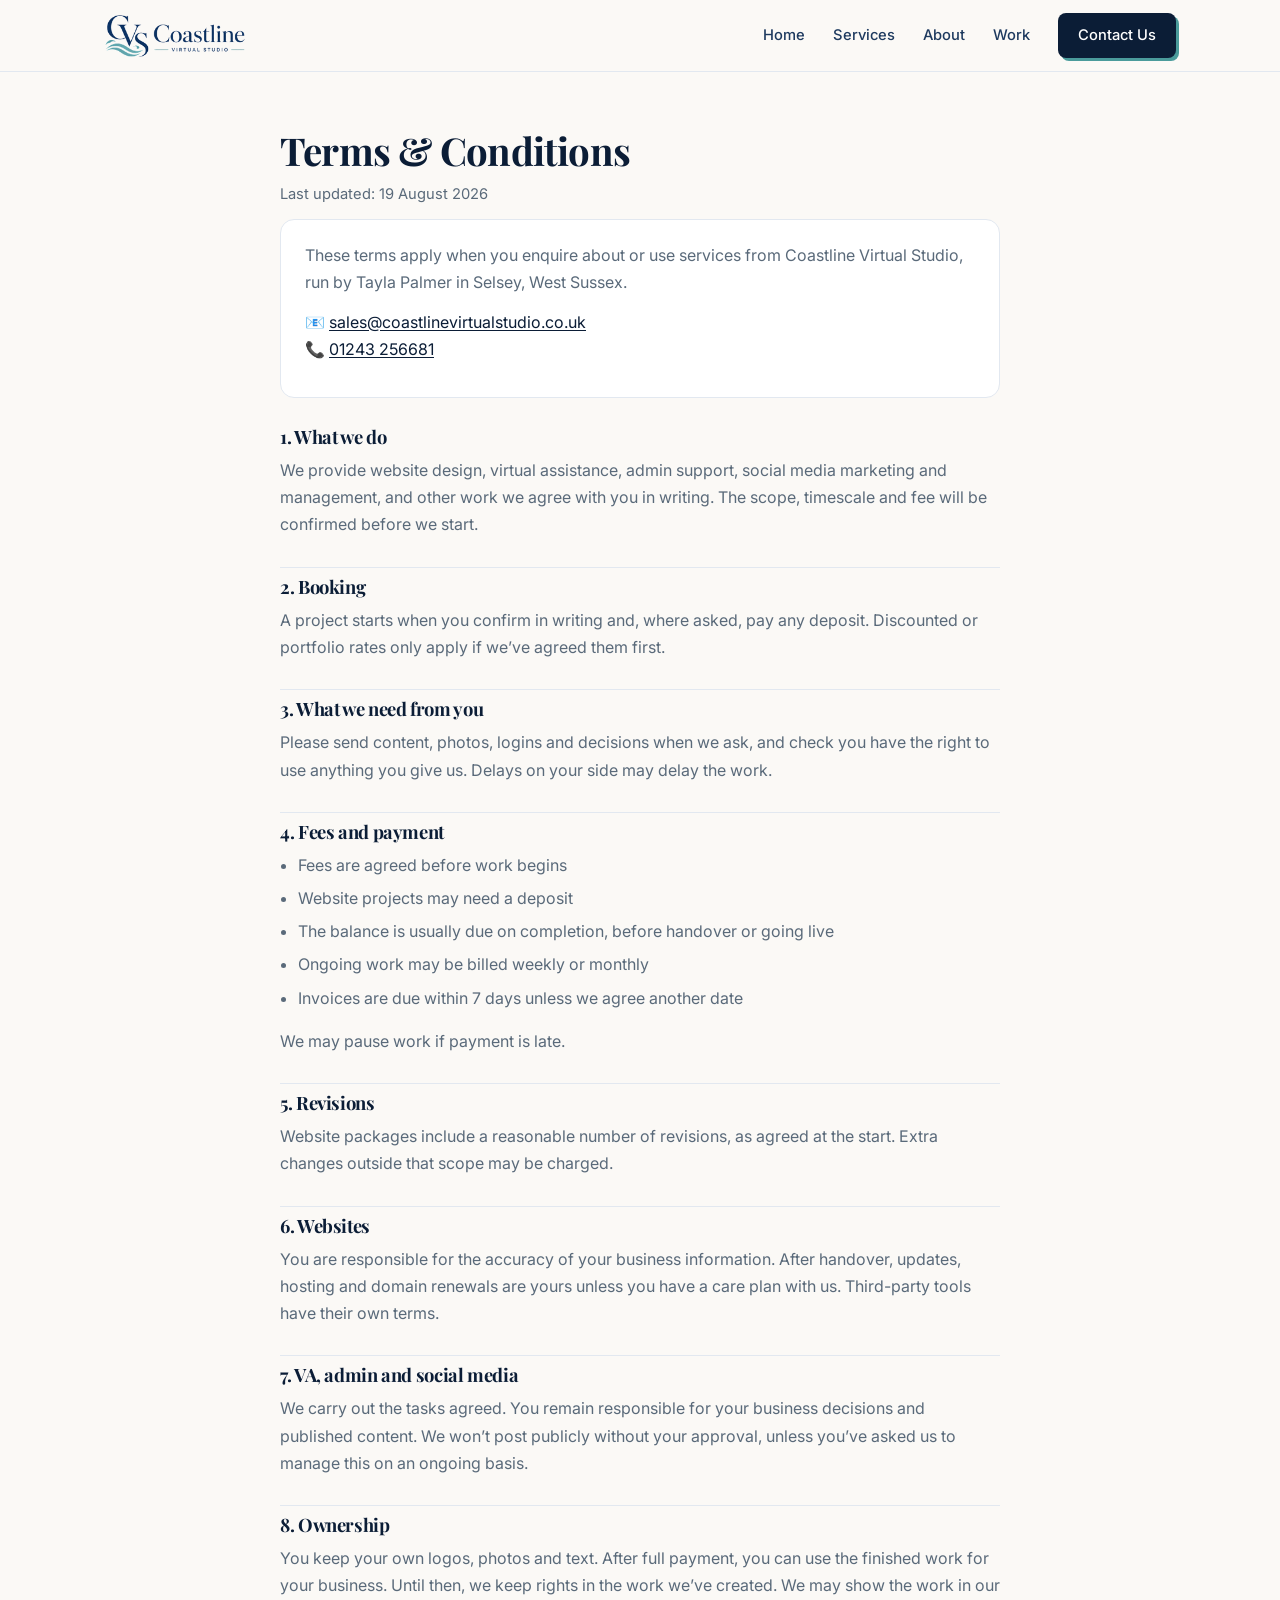
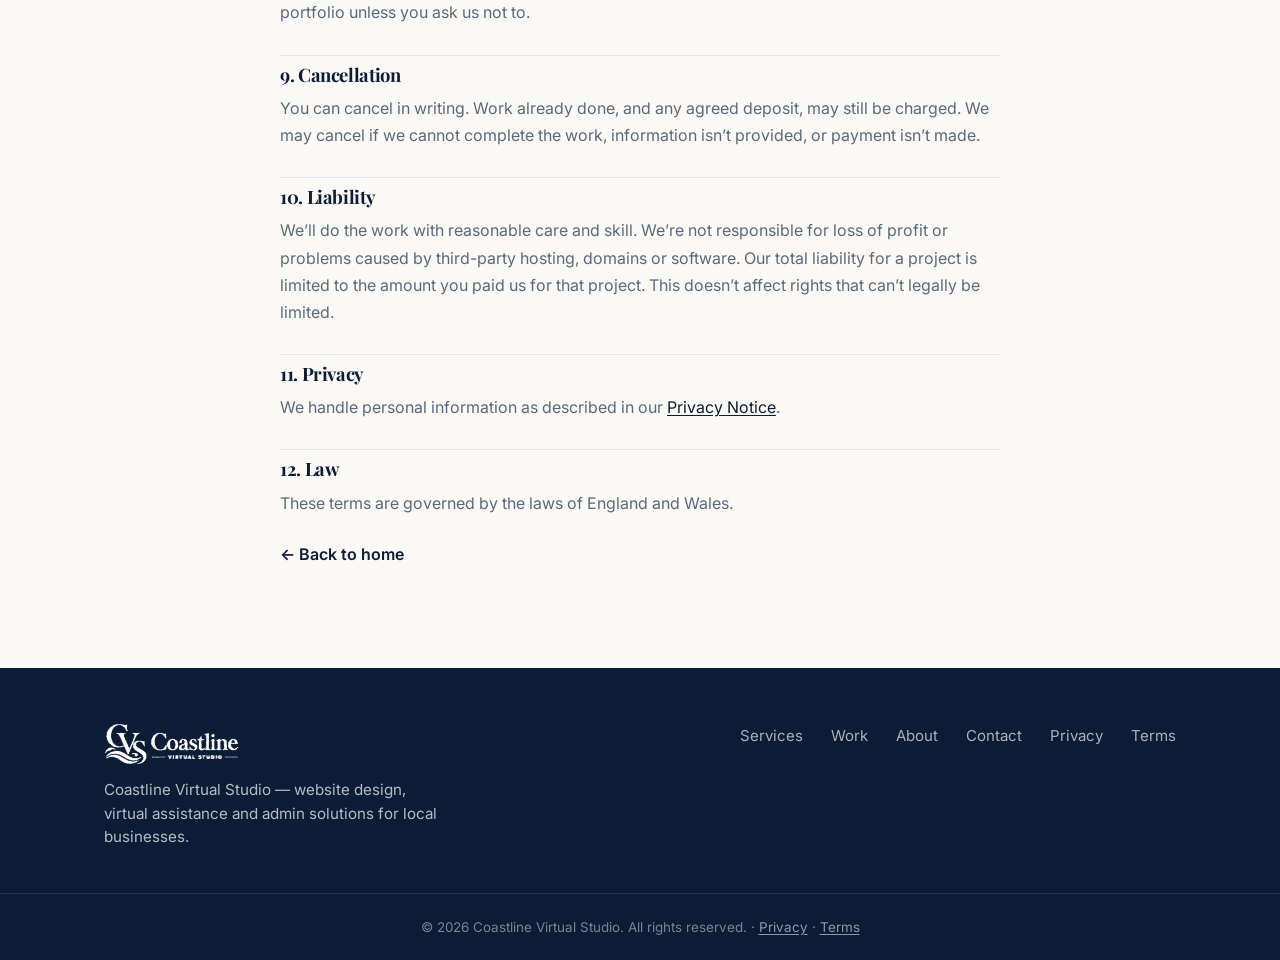
<file: terms.html>
<!DOCTYPE html>
<html lang="en">
<head>
  <meta charset="UTF-8" />
  <meta name="viewport" content="width=device-width, initial-scale=1.0" />
  <title>Terms &amp; Conditions | Coastline Virtual Studio</title>
  <meta name="description" content="Terms and conditions for Coastline Virtual Studio website design, virtual assistance, admin and marketing services." />
  <link rel="preconnect" href="https://fonts.googleapis.com" />
  <link rel="preconnect" href="https://fonts.gstatic.com" crossorigin />
  <link href="https://fonts.googleapis.com/css2?family=Inter:wght@400;500;600;700&family=Playfair+Display:wght@600;700&display=swap" rel="stylesheet" />
  <link rel="stylesheet" href="styles.css" />
  <link rel="icon" type="image/png" href="favicon.png?v=2" />
  <link rel="icon" href="favicon.ico?v=2" sizes="48x48" />
  <link rel="apple-touch-icon" href="apple-touch-icon.png?v=2" />
</head>
<body>
  <header class="header" id="header">
    <div class="container nav-container">
      <a href="index.html" class="logo">
        <img src="logo-nav-sm.png" alt="Coastline Virtual Studio" class="logo-img" />
      </a>
      <nav class="nav" id="nav">
        <a href="index.html#home">Home</a>
        <a href="index.html#services">Services</a>
        <a href="index.html#about">About</a>
        <a href="index.html#portfolio">Work</a>
        <a href="index.html#contact" class="nav-cta">Contact Us</a>
      </nav>
      <button class="menu-toggle" id="menuToggle" aria-label="Menu">
        <span></span><span></span><span></span>
      </button>
    </div>
  </header>

  <main class="legal-page">
    <div class="container">
      <div class="legal-wrap">
        <h1>Terms &amp; Conditions</h1>
        <p class="legal-updated">Last updated: 19 August 2026</p>

        <div class="legal-intro">
          <p>These terms apply when you enquire about or use services from Coastline Virtual Studio, run by Tayla Palmer in Selsey, West Sussex.</p>
          <p>
            📧 <a href="mailto:sales@coastlinevirtualstudio.co.uk">sales@coastlinevirtualstudio.co.uk</a><br />
            📞 <a href="tel:01243256681">01243 256681</a>
          </p>
        </div>

        <h2>1. What we do</h2>
        <p>We provide website design, virtual assistance, admin support, social media marketing and management, and other work we agree with you in writing. The scope, timescale and fee will be confirmed before we start.</p>

        <h2>2. Booking</h2>
        <p>A project starts when you confirm in writing and, where asked, pay any deposit. Discounted or portfolio rates only apply if we’ve agreed them first.</p>

        <h2>3. What we need from you</h2>
        <p>Please send content, photos, logins and decisions when we ask, and check you have the right to use anything you give us. Delays on your side may delay the work.</p>

        <h2>4. Fees and payment</h2>
        <ul>
          <li>Fees are agreed before work begins</li>
          <li>Website projects may need a deposit</li>
          <li>The balance is usually due on completion, before handover or going live</li>
          <li>Ongoing work may be billed weekly or monthly</li>
          <li>Invoices are due within 7 days unless we agree another date</li>
        </ul>
        <p>We may pause work if payment is late.</p>

        <h2>5. Revisions</h2>
        <p>Website packages include a reasonable number of revisions, as agreed at the start. Extra changes outside that scope may be charged.</p>

        <h2>6. Websites</h2>
        <p>You are responsible for the accuracy of your business information. After handover, updates, hosting and domain renewals are yours unless you have a care plan with us. Third-party tools have their own terms.</p>

        <h2>7. VA, admin and social media</h2>
        <p>We carry out the tasks agreed. You remain responsible for your business decisions and published content. We won’t post publicly without your approval, unless you’ve asked us to manage this on an ongoing basis.</p>

        <h2>8. Ownership</h2>
        <p>You keep your own logos, photos and text. After full payment, you can use the finished work for your business. Until then, we keep rights in the work we’ve created. We may show the work in our portfolio unless you ask us not to.</p>

        <h2>9. Cancellation</h2>
        <p>You can cancel in writing. Work already done, and any agreed deposit, may still be charged. We may cancel if we cannot complete the work, information isn’t provided, or payment isn’t made.</p>

        <h2>10. Liability</h2>
        <p>We’ll do the work with reasonable care and skill. We’re not responsible for loss of profit or problems caused by third-party hosting, domains or software. Our total liability for a project is limited to the amount you paid us for that project. This doesn’t affect rights that can’t legally be limited.</p>

        <h2>11. Privacy</h2>
        <p>We handle personal information as described in our <a href="privacy.html">Privacy Notice</a>.</p>

        <h2>12. Law</h2>
        <p>These terms are governed by the laws of England and Wales.</p>

        <p><a class="legal-back" href="index.html">← Back to home</a></p>
      </div>
    </div>
  </main>

  <footer class="footer">
    <div class="container footer-inner">
      <div class="footer-brand">
        <img src="logo-nav-light.png" alt="Coastline Virtual Studio" class="footer-logo-img" />
        <p>Coastline Virtual Studio — website design, virtual assistance and admin solutions for local businesses.</p>
      </div>
      <div class="footer-links">
        <a href="index.html#services">Services</a>
        <a href="index.html#portfolio">Work</a>
        <a href="index.html#about">About</a>
        <a href="index.html#contact">Contact</a>
        <a href="privacy.html">Privacy</a>
        <a href="terms.html">Terms</a>
      </div>
    </div>
    <div class="footer-bottom">
      <div class="container">
        <p>© 2026 Coastline Virtual Studio. All rights reserved. · <a href="privacy.html">Privacy</a> · <a href="terms.html">Terms</a></p>
      </div>
    </div>
  </footer>
  <script src="script.js"></script>
</body>
</html>
</file>
<file: demos/maison-muse/styles.css>
:root{--paper:#f8f4ef;--surface:#fffdf9;--ink:#352b2b;--muted:#75696b;--accent:#542b3c;--blush:#edddd7;--line:#ded4ce;--serif:'Italiana',Georgia,serif;--sans:'DM Sans',Arial,sans-serif}*{box-sizing:border-box}html{scroll-behavior:smooth;scroll-padding-top:100px}body{margin:0;background:var(--paper);color:var(--ink);font-family:var(--sans);font-size:14px;-webkit-font-smoothing:antialiased}body[data-palette=rose]{--accent:#934d5a;--blush:#f1dce0}body[data-palette=olive]{--accent:#4d5641;--blush:#e4e5d7}a{color:inherit;text-decoration:none}button,input{font:inherit}button,a,input,summary{-webkit-tap-highlight-color:transparent}button{color:inherit;cursor:pointer}button:disabled{cursor:not-allowed;opacity:.42}button:focus-visible,a:focus-visible,summary:focus-visible{outline:2px solid var(--accent);outline-offset:5px}button{border:0}img{display:block;max-width:100%;object-fit:cover}h1,h2,h3,p{margin:0}h1,h2,h3{font-weight:400}em{font-family:Georgia,serif;font-weight:400;font-size:.93em}p{line-height:1.8}button,a{touch-action:manipulation}[hidden]{display:none!important}.skip{position:fixed;top:-60px;left:16px;background:var(--accent);color:white;padding:12px;z-index:100}.skip:focus{top:10px}.announcement{height:32px;background:var(--accent);color:#f9eee9;display:flex;gap:28px;align-items:center;justify-content:center;font-size:9px;letter-spacing:2.3px}.announcement span{font-size:15px}.header{height:106px;padding:0 5.2%;display:flex;align-items:center;justify-content:space-between;gap:30px;border-bottom:1px solid var(--line);background:var(--paper);position:relative;z-index:10}.wordmark{display:flex;flex-direction:column;align-items:center;flex-shrink:0}.wordmark>span{font-family:var(--serif);font-size:39px;letter-spacing:-2px;line-height:1.1}.wordmark small{font-size:8px;letter-spacing:3.2px;margin-top:9px}.header nav{display:flex;gap:34px;font-size:12px}.header nav a{padding:12px 0}.header nav a:hover,.text-link:hover{color:var(--accent)}.button{display:inline-flex;justify-content:space-between;align-items:center;gap:28px;padding:19px 25px;background:var(--accent);color:#fff9f4;border:1px solid var(--accent);font-size:12px;line-height:1.4;transition:transform .25s,box-shadow .25s,background .25s}.button:hover:not(:disabled){transform:translateY(-2px);box-shadow:0 8px 22px #47253418}.button span{font-size:18px;line-height:1}.button.small{padding:14px 20px}.button.light{background:var(--paper);border-color:var(--paper);color:var(--accent)}.text-link{display:inline-flex;gap:24px;align-items:center;padding:6px 0;border-bottom:1px solid currentColor;font-size:12px;background:none}.text-link span{font-size:18px}.menu-toggle,.mobile-nav{display:none}.hero{display:grid;grid-template-columns:1.03fr 1fr;min-height:670px;padding-left:8%;overflow:hidden}.hero-copy{padding:80px 7% 45px 0;align-self:center}.eyebrow{font-size:9px;letter-spacing:2.2px;font-weight:550;line-height:1.5}.fine-line{display:inline-block;width:26px;height:1px;background:var(--accent);margin-right:10px;vertical-align:middle}h1{font-family:var(--serif);font-size:clamp(68px,6.7vw,108px);line-height:1.04;letter-spacing:-4px;margin:28px 0 24px}h1 em{color:var(--accent);line-height:1.1}.hero-desc{max-width:350px;color:var(--muted);font-size:13px;line-height:1.9}.hero-actions{display:flex;gap:28px;align-items:center;margin-top:34px}.hero-foot{display:flex;align-items:center;gap:17px;margin-top:67px;color:var(--muted);font-size:10px;letter-spacing:.2px}.flower{font-size:44px;font-weight:400;color:var(--accent)}.hero-art{position:relative;min-height:670px}.hero-art>img{width:100%;height:100%;position:absolute;object-position:center 38%}.image-side{position:absolute;right:23px;top:35px;writing-mode:vertical-rl;font-size:8px;letter-spacing:3px;color:white}.hero-note{position:absolute;bottom:35px;left:35px;right:35px;padding:24px 28px;background:#faf3e9e8;backdrop-filter:blur(18px);display:grid;grid-template-columns:1fr 35px;align-items:center;gap:8px}.hero-note>span{font-size:8px;letter-spacing:2px;grid-column:1/-1}.hero-note p{font-family:var(--serif);font-size:29px;line-height:1.1}.hero-note a{font-size:30px}.seal{border:1px solid #faf3e9b0;border-radius:50%;width:105px;height:105px;position:absolute;left:-52px;top:55px;background:var(--accent);color:var(--paper);text-align:center;font-size:7px;letter-spacing:1.4px;padding-top:16px;transform:rotate(-13deg)}.seal b{font-family:var(--serif);font-size:39px;font-weight:400;line-height:1.3}.category-ribbon{display:flex;align-items:center;justify-content:space-evenly;gap:15px;border-top:1px solid var(--line);border-bottom:1px solid var(--line);padding:25px 6%;overflow:auto}.category-ribbon a{white-space:nowrap;font-size:10px;letter-spacing:2px;text-transform:uppercase}.category-ribbon>span{color:#b48e91;font-size:15px}.section{padding:100px 8%;scroll-margin-top:20px}.section-heading{display:flex;justify-content:space-between;align-items:flex-end;gap:40px;margin-bottom:45px}.section-heading h2,h2{font-family:var(--serif);font-size:clamp(42px,4.4vw,64px);letter-spacing:-1.8px;line-height:1.08;margin-top:18px}.section-heading>p,.section-heading>div>p:not(.eyebrow){font-size:12px;color:var(--muted)}.section-heading .text-link{margin-top:16px}.editorial-grid{display:grid;grid-template-columns:1.15fr 1fr;gap:55px}.editorial-card{position:relative;overflow:hidden;min-height:385px}.editorial-card>img{width:100%;height:100%;position:absolute;transition:transform .8s}.editorial-card:hover>img{transform:scale(1.035)}.card-caption{position:absolute;bottom:0;left:0;right:0;padding:65px 28px 25px;color:#fffdf8;background:linear-gradient(transparent,#261a1bd9);display:flex;justify-content:space-between;align-items:center}.card-caption small{font-size:8px;letter-spacing:2px}.card-caption h3{font-family:var(--serif);font-size:32px;margin-top:9px}.circle-arrow{display:grid;place-items:center;width:42px;height:42px;border-radius:50%;border:1px solid #ffffff70;font-size:22px}.treatment-links a{display:grid;grid-template-columns:30px 1fr 24px;gap:15px;align-items:center;padding:21px 0;border-bottom:1px solid var(--line);transition:padding .2s}.treatment-links a:first-child{padding-top:8px}.treatment-links a:hover{padding-left:10px}.treatment-links .number{font-size:9px;color:var(--muted)}.treatment-links h3{font-family:var(--serif);font-size:30px}.treatment-links p{font-size:11px;color:var(--muted);margin-top:4px}.treatment-links .arrow{font-size:23px}.philosophy{background:var(--blush);padding:65px 10%;display:grid;grid-template-columns:1fr 1.1fr;gap:11%;align-items:center}.philosophy-art{position:relative;text-align:center;min-height:470px;display:flex;flex-direction:column;align-items:center;justify-content:center}.arch{width:82%;max-width:345px;aspect-ratio:.8;border-radius:50% 50% 0 0;background:linear-gradient(120deg,#ffffff75,#a9796f15);border:1px solid #bc9c8d40;position:relative;overflow:hidden;display:flex;align-items:center;justify-content:center}.arch>span{font-family:var(--serif);font-size:230px;color:var(--accent);opacity:.75;transform:translateY(-20px)}.arch i{position:absolute;font-family:var(--serif);font-size:29px;bottom:40px;left:0;right:0;line-height:1.05;font-style:normal}.orbit{position:absolute;border:1px solid #926a6c4a;border-radius:50%;width:100%;height:65%;transform:rotate(-35deg)}.orbit-one{left:-63%;top:40%}.orbit-two{right:-63%;top:-5%}.art-label{font-size:8px;letter-spacing:3px;margin-top:22px}.philosophy-copy>p:not(.eyebrow){font-size:12px;color:var(--muted);margin:25px 0 20px;max-width:390px}.principle{display:flex;gap:20px;border-top:1px solid #b9958e50;padding:18px 0}.principle>span{font-size:9px;padding-top:5px;color:var(--muted)}.principle h3{font-size:13px;font-weight:500}.principle p{font-size:11px;color:var(--muted);margin-top:6px}.philosophy-copy .text-link{margin-top:12px}.menu-layout{display:grid;grid-template-columns:minmax(0,1fr) 300px;gap:55px;align-items:start}.tabs{display:flex;gap:23px;border-bottom:1px solid var(--line);overflow:auto;scrollbar-width:thin;margin-bottom:9px}.tabs button{white-space:nowrap;background:none;padding:17px 0;font-size:11px;border-bottom:2px solid transparent;color:var(--muted)}.tabs button[aria-selected=true]{border-bottom-color:var(--accent);color:var(--accent);font-weight:600}.service-row{display:flex;gap:20px;justify-content:space-between;padding:24px 0;border-bottom:1px solid var(--line)}.service-row h3{font-family:var(--serif);font-size:23px;line-height:1.2}.service-row p{max-width:350px;font-size:11px;color:var(--muted);margin-top:7px;line-height:1.7}.service-row .service-tag{font-size:7px;letter-spacing:1.3px;color:var(--accent);margin-bottom:8px;display:block}.service-row .duration{font-size:10px;color:var(--muted);display:inline-block;margin-top:9px}.service-actions{display:flex;align-items:center;gap:20px;align-self:center;flex-shrink:0}.service-actions strong{font-size:13px;font-weight:500}.add-service{height:34px;width:34px;background:none;border:1px solid #bdaaac;border-radius:50%;font-size:20px;font-weight:400}.add-service[aria-pressed=true]{background:var(--accent);color:white;border-color:var(--accent);font-size:16px}.small-note{font-size:10px;color:var(--muted);line-height:1.7;margin-top:18px}.visit-card{padding:27px;background:var(--blush);position:sticky;top:25px}.visit-card .eyebrow{font-size:8px;display:flex;justify-content:space-between;align-items:center}.visit-card .eyebrow span{font-size:26px;line-height:1}.visit-card h3{font-family:var(--serif);font-size:28px;line-height:1.1;margin:22px 0 25px}.visit-card h3 em{display:block}.muted{color:var(--muted);font-size:12px}.selected-item{display:flex;gap:12px;align-items:center;justify-content:space-between;padding:13px 0;border-top:1px solid #baa2a644;font-size:11px}.selected-item div{flex:1}.selected-item small{display:block;color:var(--muted);margin-top:5px;font-size:10px}.selected-item button{background:none;font-size:19px;padding:6px}.visit-totals{display:flex;justify-content:space-between;border-top:1px solid #b2949c70;margin-top:25px;padding:20px 0;font-size:11px;align-items:center}.visit-totals strong{font-family:var(--serif);font-size:30px;font-weight:400}.visit-card .button{width:100%;padding:16px 18px}.visit-card>p{font-size:9px;text-align:center;margin-top:12px;color:var(--muted)}.booking-section{padding-top:40px}.booking-shell{display:grid;grid-template-columns:.8fr 1.3fr;border:1px solid var(--line);background:var(--surface)}.booking-intro{padding:42px;background:var(--accent);color:#fff6f0;display:flex;flex-direction:column;align-items:flex-start}.booking-star{font-size:62px;line-height:1.2;color:#e5b7ae}.booking-intro h3{font-family:var(--serif);font-size:36px;line-height:1.15;margin:30px 0 22px}.booking-intro>p{font-size:12px;color:#e8d5d8;margin-bottom:18px;max-width:280px}.booking-intro .text-link{color:#fff6f0;margin-bottom:45px}.demo-note{font-size:10px;line-height:1.7;border:1px solid #e5d6d340;padding:16px;margin-top:auto;color:inherit}.demo-note b{font-size:10px;font-weight:500}.demo-note p{font-size:10px;color:#e8d5d8;margin-top:5px}.booking-main{padding:35px 45px;min-width:0}.steps{list-style:none;display:flex;justify-content:space-between;gap:10px;padding:0 0 24px;margin:0 0 27px;border-bottom:1px solid var(--line)}.steps li{font-size:10px;color:var(--muted);display:flex;align-items:center;gap:7px}.steps li>span{width:23px;height:23px;border:1px solid var(--line);border-radius:50%;display:grid;place-items:center;font-size:9px}.steps li.active{color:var(--accent)}.steps li.active>span{background:var(--accent);border-color:var(--accent);color:#fff}.calendar-head{display:flex;align-items:center;justify-content:space-between;margin-bottom:18px}.calendar-head h3{font-family:var(--serif);font-size:27px}.icon-button{width:34px;height:34px;background:none;border:1px solid var(--line);border-radius:50%;margin-left:6px;font-size:16px}.weekdays,.calendar-grid{display:grid;grid-template-columns:repeat(7,minmax(0,1fr));text-align:center;gap:6px}.weekdays{font-size:9px;color:var(--muted);margin-bottom:10px}.calendar-grid button{height:39px;border:1px solid transparent;background:var(--paper);font-size:11px;position:relative}.calendar-grid button:hover:not(:disabled){border-color:var(--accent)}.calendar-grid button:disabled{background:none;opacity:.3}.calendar-grid button.selected{background:var(--accent);color:white}.calendar-grid button.today:after{content:'';position:absolute;width:3px;height:3px;bottom:4px;left:calc(50% - 1px);border-radius:50%;background:currentColor}.calendar-legend{font-size:8px;color:var(--muted);display:flex;align-items:center;gap:6px;margin-top:15px}.calendar-legend span{width:7px;height:7px;background:var(--blush);border:1px solid var(--line)}.calendar-legend .legend-off{background:none;margin-left:12px}.time-header{display:flex;align-items:center;justify-content:space-between;gap:10px;margin-top:26px;margin-bottom:14px}.time-header h4{font-size:11px;font-weight:500;margin:0}.time-header span{font-size:9px;color:var(--muted)}.time-slots{display:grid;grid-template-columns:repeat(4,1fr);gap:8px}.time-slots button{border:1px solid var(--line);background:none;padding:10px 2px;font-size:10px}.time-slots button.selected{background:var(--blush);border-color:var(--accent);color:var(--accent)}.continue{margin-top:18px;width:100%;padding:16px 20px}.booking-main form h3{font-family:var(--serif);font-size:33px;margin:23px 0 12px}label:not(.checkbox){display:block;font-size:11px;margin:20px 0 8px}input:not([type=checkbox]){width:100%;padding:14px;background:var(--paper);border:1px solid var(--line);border-radius:0;color:var(--ink);outline-color:var(--accent)}.review-summary{margin:20px 0;padding:18px;background:var(--paper);font-size:11px;line-height:1.8}.checkbox{display:flex;align-items:flex-start;gap:10px;font-size:10px;line-height:1.7;margin:16px 0 22px}.checkbox input{accent-color:var(--accent);margin:3px 0 0;width:16px;height:16px;flex-shrink:0}form .button{width:100%}.back-button{font-size:10px;border:0}.success{text-align:center;padding:15px 0}.success-flower{font-size:65px;color:var(--accent)}.success>.eyebrow{font-size:8px;margin-top:18px}.success h3{font-family:var(--serif);font-size:37px;margin:20px 0 14px}.success>p:not(.eyebrow){font-size:12px;color:var(--muted)}.success .demo-note{background:var(--paper);margin:22px 0;color:var(--muted)}.success>.button{width:100%}.success>.text-link{display:block;margin:20px auto 0;border:0}.faq-section{display:grid;grid-template-columns:1fr 1.5fr;gap:50px;padding-top:50px}.faqs details{border-bottom:1px solid var(--line)}.faqs details:first-child{border-top:1px solid var(--line)}summary{list-style:none;cursor:pointer;padding:24px 0;display:flex;justify-content:space-between;gap:25px;font-size:12px;align-items:center}summary::-webkit-details-marker{display:none}summary span{font-size:20px;transition:transform .2s}details[open] summary span{transform:rotate(45deg)}details>p{font-size:11px;color:var(--muted);padding:0 30px 25px 0}.closing{text-align:center;background:var(--accent);color:var(--paper);padding:65px 20px 80px;position:relative;overflow:hidden}.closing>span{font-size:35px;color:#e7bba8}.closing>p{font-size:8px;letter-spacing:2px;margin-top:20px}.closing h2{font-size:clamp(45px,5.3vw,76px);margin:24px 0 30px}.closing .button{font-size:11px}.closing:before,.closing:after{content:'';position:absolute;width:400px;height:400px;border-radius:50%;border:1px solid #f4dfd21c;top:60px;pointer-events:none}.closing:before{left:-250px}.closing:after{right:-250px}footer{padding:50px 8% 22px;display:grid;grid-template-columns:1fr 1fr 1fr;gap:20px;align-items:center}footer>.wordmark{justify-self:start}footer>p{font-family:var(--serif);font-size:19px;text-align:center}footer>div:not(.footer-bottom){display:flex;flex-direction:column;align-items:flex-end;gap:12px;font-size:10px}footer button{background:none;padding:0;font-size:10px}footer .footer-bottom{grid-column:1/-1;border-top:1px solid var(--line);padding-top:20px;margin-top:30px;display:flex;justify-content:space-between;gap:20px;font-size:8px;color:var(--muted)}.footer-bottom button{font-size:8px}.toast{position:fixed;left:50%;bottom:30px;transform:translate(-50%,20px);background:var(--accent);color:white;box-shadow:0 8px 30px #30192725;padding:15px 23px;z-index:40;font-size:12px;opacity:0;pointer-events:none;transition:.25s;max-width:calc(100% - 30px);text-align:center}.toast.visible{opacity:1;transform:translate(-50%,0)}.mobile-basket{display:none}dialog{background:var(--paper);color:var(--ink);border:0;max-width:500px;width:calc(100% - 30px);padding:35px;max-height:90dvh;overflow-y:auto;box-shadow:0 20px 100px #26142733}dialog::backdrop{background:#25182080;backdrop-filter:blur(5px)}dialog h2{font-size:43px}dialog>p:not(.eyebrow){font-size:12px;color:var(--muted);margin-top:15px}dialog .dialog-close{position:absolute;top:16px;right:16px}fieldset{padding:0;border:0;margin:22px 0}legend{font-size:11px;margin-bottom:12px}.palette-options{display:flex;gap:10px}.palette{flex:1;padding:14px;border:3px solid transparent;color:white;font-size:11px}.palette[aria-pressed=true]{outline:1px solid var(--ink);outline-offset:3px}.plum{background:#542b3c}.rose{background:#934d5a}.olive{background:#4d5641}#category-settings{display:grid;grid-template-columns:1fr 1fr;gap:6px}#category-settings .checkbox{margin:5px 0;font-size:12px}#save-settings{width:100%}#reset-settings{display:block;margin:20px auto 0;border:0;font-size:11px}
@media(min-width:1600px){.hero{min-height:800px}.hero-art{min-height:800px}.hero-copy{padding-left:3%}.section{padding-left:12%;padding-right:12%}}
@media(max-width:1100px){.header{padding:0 5%;gap:20px}.header nav{gap:20px;font-size:11px}.hero{padding-left:6%;min-height:620px}.hero-art{min-height:620px}.hero-copy{padding-top:50px}.hero-actions{gap:18px}.hero-actions .button{padding:17px}.hero-actions .text-link{font-size:11px;gap:10px}.section{padding:75px 6%}.hero h1{font-size:74px}.editorial-grid{gap:35px}.menu-layout{gap:30px;grid-template-columns:minmax(0,1fr) 270px}.tabs{gap:18px}.booking-main{padding:30px}.booking-intro{padding:32px}.booking-intro h3{font-size:32px}.service-actions{gap:12px}.philosophy{padding:50px 6%;gap:6%}.philosophy-art{min-height:430px}.service-row h3{font-size:21px}}
@media(max-width:800px){.header nav{display:none}.header{height:87px}.header .button{margin-left:auto}.wordmark>span{font-size:33px}.wordmark small{font-size:7px;letter-spacing:2.5px}.menu-toggle{display:flex;flex-direction:column;gap:6px;background:none;padding:10px}.menu-toggle span{display:block;height:1px;width:21px;background:var(--ink)}.mobile-nav:not([hidden]){display:flex;flex-direction:column;padding:15px 6% 25px;border-bottom:1px solid var(--line);gap:20px;background:var(--paper)}.hero{min-height:560px}.hero-art{min-height:560px}.hero h1{font-size:60px;letter-spacing:-2px}.hero-copy{padding-right:25px}.hero-actions{flex-direction:column;align-items:flex-start;gap:16px}.hero-foot{margin-top:30px}.hero-desc{font-size:12px}.hero-note{left:20px;right:20px;bottom:20px;padding:20px}.hero-note p{font-size:24px}.seal{width:85px;height:85px;left:-42px;font-size:6px;top:30px;padding-top:12px}.seal b{font-size:31px}.category-ribbon{justify-content:flex-start;gap:25px}.section-heading{gap:30px}.section-heading h2,h2{font-size:45px}.section-heading>p{max-width:220px}.editorial-grid{gap:28px}.editorial-card{min-height:365px}.treatment-links h3{font-size:26px}.treatment-links a{gap:5px;padding:19px 0}.treatment-links p{font-size:10px}.card-caption{padding:60px 18px 22px}.card-caption h3{font-size:27px}.circle-arrow{width:35px;height:35px}.philosophy{gap:5%}.arch{width:95%}.arch>span{font-size:180px}.philosophy h2{font-size:41px}.philosophy-art{min-height:400px}.menu-layout{grid-template-columns:minmax(0,1fr)}.visit-card{position:relative;top:0}.visit-card h3 em{display:inline}.visit-card .button{max-width:280px}.visit-card>p{text-align:left}.visit-totals{margin-top:15px}.booking-shell{grid-template-columns:1fr}.booking-intro{display:grid;grid-template-columns:1fr 1fr;gap:10px 30px}.booking-star{display:none}.booking-intro h3{margin:0;grid-column:1}.booking-intro>p{grid-column:1;margin:10px 0;max-width:none}.booking-intro .text-link{grid-column:1;margin:0;justify-self:start}.booking-intro .demo-note{grid-column:2;grid-row:1/4;align-self:center}.booking-main{padding:35px 50px}.faq-section{gap:30px}.faq-section h2{font-size:41px}.mobile-basket:not([hidden]){display:flex;position:fixed;bottom:12px;left:16px;right:16px;background:var(--accent);color:white;align-items:center;gap:12px;z-index:30;padding:16px 20px;box-shadow:0 4px 30px #36202c40;font-size:11px}.mobile-basket>span:last-child{margin-left:auto}footer{padding-bottom:85px}.toast{bottom:80px}}
@media(max-width:560px){.announcement{font-size:6px;letter-spacing:1.2px;gap:13px;height:27px}.announcement span{font-size:12px}.header{height:79px;padding:0 5%;gap:13px}.wordmark>span{font-size:30px}.wordmark small{font-size:6px;letter-spacing:2px;margin-top:6px}.header .button{padding:11px 12px;font-size:9px;gap:12px}.header .button span{font-size:15px}.menu-toggle{padding:6px}.hero{display:flex;flex-direction:column;padding:0}.hero-copy{padding:46px 7% 35px;position:relative}.eyebrow{font-size:8px;letter-spacing:1.7px}.hero h1{font-size:69px;letter-spacing:-3px;margin:22px 0 20px}.hero-desc{max-width:310px;font-size:12px;line-height:1.85}.hero-actions{flex-direction:row;align-items:center;gap:25px;margin-top:24px}.hero-actions .button{padding:16px 18px;font-size:11px}.hero-foot{display:none}.hero-art{min-height:410px;height:410px;margin:0 5% 20px}.hero-art>img{object-position:center 35%}.hero-note{left:16px;bottom:16px;right:16px;padding:18px 20px;grid-template-columns:1fr 25px}.hero-note p{font-size:27px}.hero-note>span{font-size:7px}.hero-note p br{display:none}.seal{top:-40px;left:auto;right:16px;width:82px;height:82px;font-size:6px}.seal b{font-size:30px}.image-side{right:13px;top:63px;font-size:7px;letter-spacing:2px}.category-ribbon{padding:21px 6%;gap:21px}.category-ribbon a{font-size:8px;letter-spacing:1.4px}.section{padding:59px 6%}.section-heading{display:block;margin-bottom:30px}.section-heading h2,h2{font-size:45px;margin-top:15px}.section-heading>div+div,.section-heading>p{margin-top:22px;max-width:none;font-size:12px}.section-heading .text-link{margin-top:10px}.editorial-grid{grid-template-columns:1fr;gap:23px}.editorial-card{min-height:330px}.card-caption{padding:50px 22px 23px}.card-caption h3{font-size:32px}.treatment-links a{padding:21px 0;gap:12px}.treatment-links a:first-child{padding-top:0}.treatment-links h3{font-size:29px}.treatment-links p{font-size:11px}.philosophy{display:flex;flex-direction:column;padding:35px 6% 50px;gap:25px}.philosophy-art{min-height:310px;width:100%}.arch{width:220px;aspect-ratio:.85}.arch>span{font-size:165px}.arch i{font-size:23px;bottom:25px}.art-label{font-size:7px;margin-top:16px}.philosophy-copy{width:100%}.philosophy h2{font-size:44px}.philosophy-copy>p:not(.eyebrow){font-size:12px}.principle{padding:17px 0}.tabs{gap:24px;margin-right:-6.8%;padding-right:20px}.tabs button{font-size:11px}.service-row{padding:22px 0;gap:12px}.service-row h3{font-size:22px}.service-row p{font-size:11px}.service-actions{gap:12px}.service-actions strong{font-size:12px}.add-service{width:32px;height:32px}.visit-card{padding:25px}.visit-card h3{font-size:29px;margin:18px 0}.visit-card .button{max-width:none}.visit-card>p{text-align:center}.booking-section{padding-top:0}.booking-intro{display:block;padding:28px}.booking-intro h3{font-size:33px}.booking-intro>p{font-size:11px;margin:15px 0}.booking-intro .text-link{margin-bottom:22px}.booking-intro .demo-note{padding:12px;font-size:9px}.booking-main{padding:25px 20px}.steps{gap:6px;margin-bottom:24px;padding-bottom:20px}.steps li{font-size:9px;gap:5px}.steps li>span{width:20px;height:20px}.calendar-head h3{font-size:26px}.weekdays,.calendar-grid{gap:4px}.calendar-grid button{height:38px}.time-header{align-items:flex-start;gap:10px}.time-header span{font-size:8px;max-width:130px;text-align:right}.time-slots{grid-template-columns:repeat(3,1fr)}.faq-section{display:block;padding-top:5px}.faq-section h2{font-size:44px}.faqs{margin-top:28px}summary{font-size:11px;padding:22px 0}.closing{padding:45px 20px 58px}.closing h2{font-size:50px}.closing>p{font-size:7px}footer{padding:38px 6% 95px;grid-template-columns:1fr 1fr;gap:25px}footer>p{display:none}footer>div:not(.footer-bottom){font-size:9px;gap:13px}footer button{font-size:9px}footer .footer-bottom{flex-direction:column;gap:12px;margin-top:10px;font-size:8px}.footer-bottom button{text-align:left}.mobile-basket:not([hidden]){left:12px;right:12px;bottom:max(12px,env(safe-area-inset-bottom));padding:16px}.toast{font-size:10px;width:max-content}dialog{padding:28px 24px}#category-settings{grid-template-columns:1fr 1fr}.palette{padding:12px}.success h3{font-size:32px}}
@media(prefers-reduced-motion:reduce){html{scroll-behavior:auto}*,*:before,*:after{animation:none!important;transition:none!important}}
</file>
<file: demos/platinum-jets/styles.css>
@font-face{font-family:Caslon;src:url('assets/display.ttf') format('truetype');font-display:swap}@font-face{font-family:DM;src:url('assets/body.ttf') format('truetype');font-weight:400 700;font-display:swap}
:root{--ink:#172020;--muted:#606562;--paper:#f3efe8;--white:#faf8f4;--line:#d8d5cd;--sage:#c3cabe;--serif:Caslon,Georgia,serif;--sans:DM,Arial,sans-serif;--ease:cubic-bezier(.2,.7,.2,1);font-family:var(--sans);color:var(--ink);background:var(--paper);font-synthesis:none}*{box-sizing:border-box}html{scroll-behavior:smooth;scroll-padding-top:110px}body{margin:0}button,input,select,textarea{font:inherit}button,a,input,select,textarea{-webkit-tap-highlight-color:transparent}button,a{touch-action:manipulation}a{color:inherit;text-decoration:none}button{cursor:pointer}button:disabled{cursor:not-allowed;opacity:.5}button{color:inherit}button, input,select,textarea{border-radius:0}button:focus-visible,a:focus-visible,input:focus-visible,select:focus-visible,textarea:focus-visible,summary:focus-visible{outline:2px solid #658273;outline-offset:5px}img{display:block;width:100%;object-fit:cover}h1,h2,h3,p{margin:0}h1,h2,h3{font-weight:400}h1,h2,.serif{font-family:var(--serif);letter-spacing:-.045em}h1{font-size:clamp(54px,6.5vw,96px);line-height:1.02}h2{font-size:clamp(38px,4.3vw,62px);line-height:1.06}h3{font-family:var(--serif);font-size:30px;letter-spacing:-.025em}em{font-family:Georgia,serif;font-weight:400;letter-spacing:-.065em}p{line-height:1.65}svg{width:22px;height:22px;fill:none;stroke:currentColor;stroke-width:1.3;stroke-linecap:round;stroke-linejoin:round}button svg{pointer-events:none}main{min-height:65vh}main:focus{outline:none}.wrap{max-width:1440px;padding-inline:5.5%;margin:auto}.section{padding-block:100px}.eyebrow{font-size:10px;font-weight:600;letter-spacing:.24em;line-height:1.5;text-transform:uppercase;margin-bottom:22px}.muted{color:var(--muted)}.small{font-size:12px;line-height:1.6}.button{min-height:50px;padding:15px 25px;display:inline-flex;align-items:center;justify-content:center;gap:24px;border:1px solid transparent;background:none;font-size:13px;font-weight:500;transition:background .25s,color .25s,transform .25s;text-align:center;white-space:nowrap}.button span{transition:transform .25s}.button:hover span{transform:translate(2px,-2px)}.button:hover{filter:brightness(.95)}.light{background:var(--paper);color:var(--ink)}.dark{background:var(--ink);color:var(--white)}.outline{border-color:currentColor}.text-link{display:inline-flex;align-items:center;gap:16px;font-size:13px;border-bottom:1px solid currentColor;padding-bottom:3px}.text-button{border:0;background:none;padding:0;text-decoration:underline;text-underline-offset:4px;font-size:inherit}.actions{display:flex;align-items:center;gap:28px;margin-top:30px}.skip-link{position:fixed;top:-100px;left:20px;background:white;padding:16px;z-index:100}.skip-link:focus{top:15px}.header{position:absolute;top:0;left:0;width:100%;height:100px;padding:0 5.5%;display:flex;align-items:center;justify-content:space-between;gap:28px;color:var(--paper);z-index:20;border-bottom:1px solid transparent}.header.solid{position:relative;color:var(--ink);border-color:var(--line);background:var(--paper)}.brand{display:flex;align-items:center;gap:18px;font-size:13px;letter-spacing:.32em;white-space:nowrap;font-weight:500}.brand svg{width:46px;height:28px;stroke:none}.desktop-nav{display:flex;align-items:center;gap:27px;font-size:12px}.desktop-nav a{padding-block:10px;position:relative}.desktop-nav a::after{content:'';position:absolute;bottom:2px;left:0;width:0;height:1px;background:currentColor;transition:width .25s}.desktop-nav a:hover::after,.desktop-nav a[aria-current=page]::after{width:100%}.header-actions{display:flex;align-items:center;gap:22px}.header-adviser{min-height:44px;padding:12px 18px;font-size:11px}.saved-link{display:flex;align-items:center;gap:5px;min-width:28px;min-height:44px}.saved-link svg{width:17px}.saved-link span{font-size:10px}.menu-toggle{display:none;background:none;border:0;width:44px;height:44px;padding:10px}.menu-toggle span{height:1px;display:block;background:currentColor;margin:7px 0;width:24px}.mobile-nav{position:fixed;inset:80px 0 0;background:var(--paper);z-index:30;padding:35px 7%;overflow-y:auto}.mobile-nav a{font-family:var(--serif);font-size:36px;padding:18px 0;border-bottom:1px solid var(--line);display:flex;justify-content:space-between}.mobile-nav .button{margin-top:32px;width:100%}.mobile-nav p{margin-top:30px;color:var(--muted);font-size:12px}body.menu-open{overflow:hidden}.menu-open .header{position:fixed;background:var(--paper);color:var(--ink)}
.hero{height:min(760px,90vh);min-height:640px;position:relative;background:#1b2221;color:var(--paper);overflow:hidden}.hero-image{position:absolute;inset:0;height:100%;object-position:65% 55%;animation:hero-enter 1.7s var(--ease) both}.hero::after{content:'';position:absolute;inset:0;background:linear-gradient(90deg,rgba(13,23,23,.84) 0%,rgba(13,23,23,.55) 32%,rgba(13,23,23,.03) 65%),linear-gradient(0deg,rgba(16,24,23,.55),transparent 35%);pointer-events:none}.hero-content{position:relative;z-index:2;padding-top:175px;max-width:800px}.hero h1{font-size:clamp(58px,6.15vw,88px);margin-bottom:24px}.hero .lead{font-size:15px;line-height:1.65;max-width:470px;color:#eeeee8}.hero .eyebrow{font-size:10px;letter-spacing:.27em;margin-bottom:26px}.hero .actions{margin-top:30px}.hero .text-link{border:0}.hero-caption{position:absolute;right:5.5%;bottom:94px;z-index:2;letter-spacing:.22em;font-size:8px}.hero-demo{position:absolute;left:5.5%;bottom:95px;z-index:2;font-size:9px;letter-spacing:.15em;text-transform:uppercase;color:#ddd}.planner-shell{position:relative;z-index:5;margin-top:-69px}.planner{background:var(--paper);border:1px solid #e4e0d7;box-shadow:0 7px 23px #141c2010;padding:0 22px 14px}.trip-tabs{display:flex;gap:32px;border-bottom:1px solid var(--line);min-height:53px;align-items:stretch}.trip-tabs button{background:none;border:0;border-bottom:2px solid transparent;padding:15px 12px;font-size:12px;color:var(--muted)}.trip-tabs button[aria-pressed=true]{color:var(--ink);border-color:var(--ink)}.planner-grid{display:grid;grid-template-columns:1.25fr 1.25fr 1fr .8fr 1fr;align-items:center;padding:20px 0;gap:0}.field{min-width:0;display:flex;flex-direction:column;gap:7px;padding:0 20px;border-right:1px solid var(--line);position:relative}.field:first-child{padding-left:0}.field-label{font-size:9px;font-weight:500;letter-spacing:.18em;text-transform:uppercase}.field input,.field select{width:100%;min-width:0;background:transparent;border:0;padding:5px 0;font-size:13px;color:var(--ink);min-height:32px}.field select{appearance:auto}.field input::placeholder{color:#777d77;opacity:1}.planner-submit{margin-left:18px;padding:15px 20px}.planner-foot{border-top:1px solid var(--line);padding-top:10px;display:flex;justify-content:space-between;gap:15px;color:var(--muted);font-size:11px;flex-wrap:wrap}.planner-foot button{color:var(--ink)}.extra-legs{border-top:1px solid var(--line)}.extra-leg{display:grid;grid-template-columns:35px 1.2fr 1.2fr 1fr 44px;align-items:center;padding:16px 0;gap:15px}.extra-leg .field{padding-left:0}.extra-leg .field:last-of-type{border:0}.leg-number{font-size:11px;letter-spacing:.1em}.icon-button{border:1px solid var(--line);background:var(--paper);width:40px;height:40px;display:grid;place-items:center;flex-shrink:0}.add-leg{margin:0 0 12px;border:0;background:none;font-size:12px;text-decoration:underline;text-underline-offset:4px}.form-error{color:#9a3022;font-size:13px;padding-block:10px;line-height:1.5}.form-error:empty{display:none}.approach-preview{display:grid;grid-template-columns:1fr 1.65fr;gap:8%;padding-top:65px;padding-bottom:65px}.approach-copy{align-self:center}.approach-copy h2{max-width:390px}.approach-copy p:not(.eyebrow){font-size:14px;max-width:330px;color:var(--muted);margin-top:20px}.approach-copy .text-link{margin-top:30px}.approach-visual>img{height:265px}.service-points{display:grid;grid-template-columns:repeat(3,1fr);padding-top:20px;gap:16px}.service-point{display:grid;grid-template-columns:25px 1fr;gap:9px;border-right:1px solid var(--line);padding-right:12px}.service-point:last-child{border:0}.service-point>span{font-family:var(--serif);font-size:18px}.service-point h3{font-family:var(--serif);font-size:19px;margin-bottom:6px}.service-point p{font-size:11px;line-height:1.5;color:var(--muted)}.section-heading{display:flex;justify-content:space-between;align-items:flex-end;gap:30px;margin-bottom:30px}.section-heading h2{font-size:44px}.section-heading .eyebrow{margin-bottom:12px}.rule-section{border-top:1px solid var(--line);padding-top:42px;padding-bottom:80px}.two-col{display:grid;grid-template-columns:1fr 1fr;gap:25px}.category-card{position:relative;overflow:hidden;background:var(--ink);color:white;display:block}.category-card img{height:350px;opacity:.85;transition:transform .8s var(--ease)}.category-card:hover img{transform:scale(1.035)}.category-caption{position:absolute;bottom:0;left:0;right:0;padding:70px 30px 26px;background:linear-gradient(transparent,#101b1bdd);display:flex;justify-content:space-between;align-items:flex-end}.category-caption h3{font-size:36px}.category-caption p{font-size:11px;margin-top:8px}.category-caption>span{font-size:28px}.destination-feature{display:grid;grid-template-columns:1.4fr 1fr;min-height:540px;background:var(--ink);color:var(--paper)}.destination-feature>img{height:100%;min-height:540px}.destination-feature>div{padding:70px 14%;display:flex;flex-direction:column;justify-content:center;align-items:flex-start}.destination-feature p:not(.eyebrow){color:#d1d4cc;margin-top:24px;font-size:14px}.destination-feature .button{margin-top:30px}.faq-layout{display:grid;grid-template-columns:1fr 1.3fr;gap:12%}.faq-layout p{margin-top:20px;font-size:14px;color:var(--muted)}details{border-bottom:1px solid var(--line);padding:22px 0}details:first-child{border-top:1px solid var(--line)}summary{list-style:none;cursor:pointer;font-size:15px;display:flex;gap:20px;justify-content:space-between;line-height:1.5}summary::-webkit-details-marker{display:none}summary::after{content:'+';font-size:22px;font-weight:400}details[open] summary::after{content:'−'}details p{padding-right:25px}.footer{background:#182220;color:var(--paper);padding:65px 5.5% 26px}.footer-top{display:flex;align-items:center;justify-content:space-between;border-bottom:1px solid #ffffff25;padding-bottom:55px;gap:35px}.footer-top h2{font-size:60px}.footer-middle{padding:40px 0;display:flex;align-items:center;justify-content:space-between;gap:30px}.footer-middle>div{display:flex;gap:26px;font-size:12px}.footer-bottom{display:flex;justify-content:space-between;gap:20px;font-size:10px;color:#c7cec5}.footer-bottom>div{display:flex;gap:20px}.footer-bottom button{border:0;background:none;padding:0;color:inherit;font-size:10px;text-decoration:underline;text-underline-offset:4px}.demo-note{max-width:740px;color:#a6afa4;font-size:10px;margin-top:22px;line-height:1.7}
.page-intro{padding-block:65px 45px}.page-intro h1{max-width:900px}.page-intro .lead{font-size:15px;color:var(--muted);max-width:600px;margin-top:22px}.breadcrumb{font-size:11px;color:var(--muted);display:flex;gap:12px;align-items:center;margin-bottom:30px}.breadcrumb a{text-decoration:underline;text-underline-offset:3px}.page-demo{font-size:10px;letter-spacing:.06em;background:#e8e9e0;padding:10px 14px;margin-top:25px;display:inline-block}.filter-bar{display:flex;justify-content:space-between;gap:20px;align-items:center;border-block:1px solid var(--line);padding:18px 0;margin-bottom:28px;flex-wrap:wrap}.filter-pills{display:flex;gap:7px;flex-wrap:wrap}.filter-pill{border:1px solid var(--line);background:transparent;padding:10px 15px;font-size:12px;min-height:40px}.filter-pill[aria-pressed=true]{background:var(--ink);color:var(--paper);border-color:var(--ink)}.filter-inputs{display:flex;gap:12px}.filter-inputs input,.filter-inputs select{border:1px solid var(--line);background:transparent;min-height:42px;padding:9px 12px;font-size:12px;min-width:0;max-width:190px}.results-meta{display:flex;justify-content:space-between;margin-bottom:20px;font-size:12px;color:var(--muted);gap:20px}.aircraft-grid{display:grid;grid-template-columns:repeat(3,minmax(0,1fr));gap:35px 24px;padding-bottom:60px}.aircraft-card{border:1px solid var(--line);position:relative;background:var(--white);transition:box-shadow .25s}.aircraft-card:hover{box-shadow:0 8px 30px #1522230b}.card-image{display:block;overflow:hidden}.card-image img{height:220px;transition:transform .8s var(--ease)}.card-image:hover img{transform:scale(1.04)}.card-body{padding:24px}.card-body .eyebrow{font-size:8px;margin-bottom:12px}.card-body h3{font-size:29px}.card-body>p{font-size:12px;color:var(--muted);margin-top:9px}.spec-row{display:flex;gap:15px;justify-content:space-between;padding:18px 0;border-bottom:1px solid var(--line);font-size:11px;color:var(--muted)}.spec-row strong{display:block;color:var(--ink);font-size:14px;margin-bottom:4px;font-weight:400}.card-actions{display:flex;justify-content:space-between;gap:10px;align-items:center;margin-top:18px;font-size:12px}.compare-label{display:flex;align-items:center;gap:7px;font-size:11px}.compare-label input{accent-color:var(--ink);width:16px;height:16px}.save-button{position:absolute;right:12px;top:12px;width:38px;height:38px;border:0;background:var(--paper);display:grid;place-items:center}.save-button[aria-pressed=true] svg{fill:var(--ink)}.save-button svg{width:17px}.card-price{font-family:var(--serif);font-size:27px;margin:15px 0 5px}.card-price small{font-family:var(--sans);font-size:10px;color:var(--muted);letter-spacing:0}.empty{padding:60px 20px;text-align:center;border:1px solid var(--line);margin-bottom:40px;grid-column:1/-1}.empty h2{font-size:42px}.empty p{max-width:450px;margin:15px auto 25px;color:var(--muted);font-size:14px}.compare-bar{position:fixed;bottom:22px;left:50%;transform:translateX(-50%);background:var(--ink);color:var(--paper);padding:12px 16px 12px 24px;z-index:25;display:flex;align-items:center;gap:26px;box-shadow:0 8px 30px #0004;max-width:calc(100% - 32px);font-size:12px}.compare-bar[hidden]{display:none}.compare-bar .button{min-height:40px;padding:10px 18px;font-size:11px}.compare-bar .text-button{font-size:11px}.detail-hero{display:grid;grid-template-columns:1fr 1.1fr;gap:7%;padding:30px 0 65px;align-items:center}.detail-hero h1{font-size:68px}.detail-hero p:not(.eyebrow){margin-top:24px;font-size:14px;max-width:500px;color:var(--muted)}.detail-hero img{height:440px}.detail-specs{display:grid;grid-template-columns:repeat(4,1fr);padding:30px 0;border-block:1px solid var(--line);gap:20px}.detail-specs strong{font-family:var(--serif);font-size:42px;font-weight:400;display:block}.detail-specs span{font-size:11px;color:var(--muted)}.detail-content{display:grid;grid-template-columns:1.3fr 1fr;gap:10%;padding-block:70px}.detail-content h2{font-size:43px}.detail-content p{font-size:14px;color:var(--muted);margin-top:20px}.detail-content ul{padding:0;list-style:none;margin-top:25px}.detail-content li{border-bottom:1px solid var(--line);padding:15px 0;font-size:13px;display:flex;justify-content:space-between}.cabin-plan{background:#e7e5db;border:1px solid var(--line);padding:32px;align-self:start}.cabin-plan>p{font-size:10px;margin:0 0 20px}.seat-map{border:1px solid #b6bab0;border-radius:45% 45% 10px 10px;padding:60px 24px 35px;max-width:240px;margin:auto;display:grid;grid-template-columns:1fr 1fr;gap:25px 45px;background:var(--paper)}.seat{height:37px;border:1px solid #a1a99b;border-radius:9px 9px 3px 3px;display:grid;place-items:center;font-size:10px;color:#586352;box-shadow:inset 0 -6px #d8ded2}.cabin-plan .small{margin:18px 0 0;color:var(--muted)}.destination-grid{display:grid;grid-template-columns:repeat(2,minmax(0,1fr));gap:30px;margin-bottom:70px}.destination-card{background:var(--white);border:1px solid var(--line)}.destination-card img{height:300px}.destination-card>div{padding:28px}.destination-card p{margin:12px 0 20px;color:var(--muted);font-size:13px}.destination-card .eyebrow{margin:0 0 10px;color:var(--muted);font-size:9px}.destination-banner{height:470px;position:relative;color:white}.destination-banner img{height:100%}.destination-banner::after{content:'';position:absolute;inset:0;background:linear-gradient(0deg,#142524bb,transparent)}.destination-banner>div{position:absolute;bottom:40px;left:5.5%;z-index:1}.destination-banner h1{font-size:76px}.journal{max-width:820px;margin:auto;padding:70px 25px}.journal h2{margin-bottom:25px}.journal p{font-size:16px;color:var(--muted);margin-bottom:25px}.journal .actions{margin-top:35px}.journey-result-heading{display:flex;align-items:flex-end;justify-content:space-between;gap:25px;margin-bottom:25px}.journey-result-heading h1{font-size:65px}.journey-route{display:flex;align-items:center;gap:20px;margin-top:24px;flex-wrap:wrap}.route-leg{display:flex;align-items:center;gap:12px;border:1px solid var(--line);padding:13px 17px;font-size:13px;background:var(--white)}.route-leg small{font-size:10px;color:var(--muted)}.currency-control{display:flex;align-items:center;gap:8px;font-size:12px}.currency-control select{padding:7px;border:1px solid var(--line);background:transparent}.results-notice{padding:16px 20px;background:#e8e9e0;font-size:12px;line-height:1.7;margin-block:25px}.story-split{display:grid;grid-template-columns:1fr 1.25fr;gap:8%;align-items:center;padding-block:70px}.story-split img{height:400px}.story-split p:not(.eyebrow){margin:25px 0;color:var(--muted);font-size:15px}.process-list{counter-reset:steps}.process-list article{display:grid;grid-template-columns:60px 1fr 1.1fr;gap:30px;border-top:1px solid var(--line);padding:32px 0}.process-list article>span{font-family:var(--serif);font-size:30px;color:var(--muted)}.process-list h3{font-size:33px}.process-list p{font-size:14px;color:var(--muted)}.saved-trip{border:1px solid var(--line);background:var(--white);padding:25px;margin:20px 0;display:flex;align-items:center;justify-content:space-between;gap:25px}.saved-trip h3{font-size:29px}.saved-trip p{font-size:12px;color:var(--muted);margin-top:10px}.saved-trip .actions{margin:0}.saved-section{margin-top:45px}.saved-section>h2{font-size:40px;margin-bottom:25px}
.toast{position:fixed;bottom:90px;left:50%;transform:translate(-50%,20px);opacity:0;pointer-events:none;z-index:80;background:var(--ink);border:1px solid #ffffff30;color:var(--paper);padding:14px 24px;font-size:13px;max-width:90vw;transition:opacity .25s,transform .25s;box-shadow:0 5px 25px #0002}.toast.show{opacity:1;transform:translate(-50%,0)}dialog{width:min(640px,calc(100% - 32px));max-height:90dvh;border:1px solid var(--line);background:var(--paper);padding:45px;color:var(--ink);box-shadow:0 20px 80px #0004;overflow:auto}dialog::backdrop{background:#0c171bc7;backdrop-filter:blur(5px)}dialog[open]{animation:dialog-enter .25s var(--ease)}dialog.wide{width:min(1050px,calc(100% - 32px))}.dialog-close{position:absolute;right:14px;top:12px;border:0;background:none;font-size:30px;width:40px;height:40px}.dialog-close:hover{background:#ddd9d0}dialog h2{font-size:48px;margin:12px 0 20px}dialog p{font-size:14px;line-height:1.7;color:var(--muted)}.dialog-form{display:grid;gap:20px;margin-top:25px}.dialog-form label{display:flex;flex-direction:column;gap:9px;font-size:12px}.dialog-form input,.dialog-form select,.dialog-form textarea{width:100%;border:1px solid #c9c9be;padding:13px;background:var(--white);color:var(--ink);min-height:46px}.dialog-form textarea{min-height:110px;resize:vertical}.form-two{display:grid;grid-template-columns:1fr 1fr;gap:18px}.dialog-form label.check{display:flex;flex-direction:row;align-items:flex-start;line-height:1.6;font-size:11px}.check input{width:17px;min-height:17px;margin-top:2px;accent-color:var(--ink)}.dialog-subtitle{padding:14px;background:#e6e8df;font-size:11px!important;margin:20px 0}.confirmation-mark{width:55px;height:55px;border:1px solid #879782;display:grid;place-items:center;color:#536c50;font-size:26px;margin-bottom:25px}.confirmation-summary{margin:25px 0;border-block:1px solid var(--line);padding:20px 0;font-size:13px;line-height:1.9}.compare-table{width:100%;border-collapse:collapse;margin-top:25px;font-size:13px}.compare-table th,.compare-table td{padding:15px 12px;text-align:left;border-bottom:1px solid var(--line);vertical-align:top}.compare-table th{font-size:15px;font-weight:500}.compare-table th:first-child{width:20%}.compare-table td:first-child{color:var(--muted)}.compare-scroll{overflow-x:auto}.compare-table .button{font-size:11px;padding:10px;min-height:40px}.trip-review{display:grid;grid-template-columns:1fr 1fr;gap:14px;background:var(--white);padding:20px;margin:20px 0}.trip-review span{font-size:10px;color:var(--muted);display:block;margin-bottom:5px}.trip-review strong{font-size:13px;font-weight:500}.reveal{animation:content-enter .6s var(--ease) both}@keyframes content-enter{from{opacity:0;transform:translateY(12px)}to{opacity:1;transform:none}}@keyframes hero-enter{from{opacity:.5;transform:scale(1.04)}to{opacity:1;transform:scale(1)}}@keyframes dialog-enter{from{opacity:0;transform:translateY(12px)}to{opacity:1;transform:none}}::view-transition-old(root),::view-transition-new(root){animation-duration:.2s}
@media(min-width:1600px){.header{padding-inline:max(5.5%,calc((100vw - 1282px)/2))}.hero-content{padding-top:190px}.hero{height:780px}}
@media(max-width:1150px){.desktop-nav{gap:17px}.desktop-nav a{font-size:11px}.brand{gap:12px;letter-spacing:.23em}.header-actions{gap:12px}.header-adviser{padding:11px;font-size:10px}.header{gap:18px}.hero h1{font-size:65px}.hero-content{max-width:650px}.field{padding-inline:12px}.planner-submit{padding:14px 12px;margin-left:12px;font-size:11px}.aircraft-grid{grid-template-columns:repeat(2,minmax(0,1fr))}.detail-hero h1{font-size:55px}.footer-middle>div{gap:15px}.approach-preview{gap:5%}.service-point{grid-template-columns:1fr;gap:4px}.hero{min-height:650px}}
@media(max-width:900px){.desktop-nav{display:none}.menu-toggle{display:block}.header{height:85px}.hero{height:710px;min-height:0}.hero-image{object-position:58% 50%}.hero::after{background:linear-gradient(90deg,#122020d9,#12202066 50%,#12202000),linear-gradient(0deg,#12202077,transparent)}.hero-content{padding-top:160px}.hero h1{font-size:64px}.planner-grid{grid-template-columns:1fr 1fr;gap:20px 0}.planner-grid .field:nth-child(2),.planner-grid .field:nth-child(4){border:0}.planner-grid .field:nth-child(3){padding-left:0}.planner-submit{grid-column:1/-1;margin:0}.planner-foot{font-size:10px}.approach-preview{grid-template-columns:1fr;gap:35px;padding-block:55px}.approach-copy h2{max-width:600px}.approach-copy p:not(.eyebrow){max-width:550px}.approach-visual>img{height:350px}.service-point{grid-template-columns:25px 1fr}.section-heading h2{font-size:39px}.category-card img{height:300px}.destination-feature{grid-template-columns:1fr 1fr}.destination-feature>div{padding:45px 12%}.destination-feature h2{font-size:44px}.faq-layout{gap:7%}.footer-middle{flex-direction:column;align-items:flex-start}.detail-hero{gap:5%}.detail-hero h1{font-size:49px}.detail-hero img{height:380px}.detail-content{gap:6%}.story-split{gap:5%}.process-list article{grid-template-columns:40px 1fr;gap:20px}.process-list p{grid-column:2}.extra-leg{grid-template-columns:30px 1fr 1fr}.extra-leg .field:nth-of-type(3){grid-column:2}.extra-leg .icon-button{justify-self:end}.saved-trip{align-items:flex-start;flex-direction:column}}
@media(max-width:600px){.wrap{padding-inline:6%}.section{padding-block:60px}.header{height:78px;padding-inline:6%}.brand{font-size:10px;letter-spacing:.26em;gap:12px}.brand svg{width:36px}.header-adviser{display:none}.header-actions{gap:7px}.saved-link{min-width:24px}.menu-toggle{padding-right:0;width:35px}.hero{height:740px}.hero-image{object-position:66% bottom;height:63%;top:auto;bottom:0}.hero::after{background:linear-gradient(180deg,#182120 0%,#182120 37%,#182120c9 45%,#18212000 65%,#18212044)}.hero-content{padding-top:120px;max-width:none}.hero h1{font-size:54px;line-height:1.02;margin-bottom:20px;letter-spacing:-.055em}.hero .eyebrow{font-size:8px;letter-spacing:.22em;margin-bottom:22px;max-width:270px}.hero .lead{font-size:13px;max-width:285px}.hero .actions{gap:20px;margin-top:25px}.hero .button{padding:13px 17px;min-height:45px;font-size:11px}.hero .text-link{font-size:11px;gap:8px}.hero-caption{bottom:95px;font-size:6px;right:6%;max-width:190px;text-align:right;line-height:1.8}.hero-demo{bottom:95px;left:6%;font-size:7px}.planner-shell{margin-top:-62px}.planner{padding:0 14px 13px}.trip-tabs{gap:16px;min-height:49px}.trip-tabs button{padding:13px 9px;font-size:11px}.planner-grid{padding:15px 0;gap:12px}.planner-grid .field{border:0;background:#faf8f4;padding:12px}.planner-grid .field:nth-child(1),.planner-grid .field:nth-child(2){grid-column:1/-1}.planner-grid .field:nth-child(3){padding-left:12px}.field-label{font-size:8px}.field input,.field select{font-size:12px}.planner-submit{min-height:48px}.planner-foot{font-size:9px;line-height:1.7;gap:4px}.planner-foot>span:last-child{font-size:8px}.approach-preview{padding-block:45px;gap:28px}.approach-copy h2{font-size:44px}.eyebrow{font-size:9px;margin-bottom:18px}.approach-copy p:not(.eyebrow){font-size:13px;margin-top:17px}.approach-copy .text-link{margin-top:23px}.approach-visual>img{height:235px}.service-points{gap:10px;padding-top:16px}.service-point{display:block;padding-right:8px}.service-point>span{font-size:16px;display:block;margin-bottom:9px}.service-point h3{font-size:16px;line-height:1.1}.service-point p{font-size:10px}.section-heading{display:block;margin-bottom:24px}.section-heading h2{font-size:38px}.section-heading .text-link{margin-top:20px}.rule-section{padding-block:35px 45px}.two-col{grid-template-columns:1fr;gap:18px}.category-card img{height:290px}.category-caption{padding:60px 23px 24px}.category-caption h3{font-size:32px}.destination-feature{grid-template-columns:1fr}.destination-feature>img{min-height:0;height:320px}.destination-feature>div{padding:44px 6%}.destination-feature h2{font-size:46px}.destination-feature p:not(.eyebrow){font-size:13px}.faq-layout{grid-template-columns:1fr;gap:30px}.faq-layout h2{font-size:43px}.faq-layout p{font-size:13px}summary{font-size:13px}details{padding-block:19px}.footer{padding:45px 6% 30px}.footer-top{display:block;padding-bottom:35px}.footer-top h2{font-size:48px}.footer-top .button{margin-top:27px}.footer-middle{padding-block:30px;gap:26px}.footer-middle>div{display:grid;grid-template-columns:1fr 1fr;gap:20px 25px;font-size:11px}.footer-bottom{display:block;font-size:9px}.footer-bottom>div{margin-top:20px}.demo-note{font-size:9px}.page-intro{padding-block:40px 30px}.page-intro h1{font-size:52px}.page-intro .lead{font-size:13px;margin-top:20px}.breadcrumb{font-size:10px;margin-bottom:25px}.page-demo{font-size:9px;line-height:1.6}.filter-bar{display:block;padding-block:15px}.filter-pills{gap:6px}.filter-pill{font-size:10px;padding:9px 10px;min-height:38px}.filter-inputs{margin-top:15px;gap:8px}.filter-inputs input{width:55%;max-width:none}.filter-inputs select{max-width:none;width:45%;font-size:11px}.aircraft-grid{grid-template-columns:1fr;gap:22px;padding-bottom:40px}.card-image img{height:235px}.card-body{padding:23px}.results-meta{font-size:10px}.compare-bar{bottom:12px;padding:12px;gap:13px;width:calc(100% - 24px);justify-content:space-between;font-size:11px}.compare-bar .button{font-size:10px;padding:10px 12px;gap:8px}.compare-bar .text-button{font-size:10px}.detail-hero{grid-template-columns:1fr;gap:30px;padding:0 0 35px}.detail-hero h1{font-size:54px}.detail-hero img{height:290px}.detail-hero p:not(.eyebrow){font-size:13px}.detail-hero .actions{gap:18px}.detail-specs{grid-template-columns:1fr 1fr;gap:25px}.detail-specs strong{font-size:37px}.detail-content{grid-template-columns:1fr;gap:35px;padding-block:40px}.detail-content h2{font-size:37px}.cabin-plan{padding:25px}.destination-grid{grid-template-columns:1fr;gap:24px;margin-bottom:40px}.destination-card img{height:250px}.destination-card>div{padding:23px}.destination-banner{height:390px}.destination-banner h1{font-size:54px}.destination-banner>div{bottom:28px;left:6%;right:6%}.journal{padding:45px 6%}.journal h2{font-size:41px}.journal p{font-size:14px}.journey-result-heading{display:block}.journey-result-heading h1{font-size:52px}.journey-result-heading>.actions{gap:20px;margin-top:22px}.journey-route{gap:10px}.route-leg{font-size:11px;padding:12px}.route-leg small{font-size:9px}.results-notice{font-size:11px;padding:15px}.story-split{grid-template-columns:1fr;gap:25px;padding-block:40px}.story-split img{height:280px}.story-split h2{font-size:43px}.story-split p:not(.eyebrow){font-size:13px}.process-list article{gap:10px 20px}.process-list h3{font-size:29px}.process-list p{font-size:13px}.saved-trip{padding:20px}.saved-trip .actions{flex-wrap:wrap;gap:18px}.saved-section>h2{font-size:36px}.saved-trip h3{font-size:28px}.extra-leg{grid-template-columns:20px 1fr;gap:12px}.extra-leg .field{border:0;padding-left:0;grid-column:2}.extra-leg .field:nth-of-type(3){grid-column:2}.extra-leg .icon-button{grid-column:2;justify-self:start;width:auto;padding:0 14px}.extra-leg .leg-number{align-self:start;padding-top:9px}.form-error{font-size:12px}dialog{padding:35px 23px;max-height:92dvh}dialog h2{font-size:41px}dialog p{font-size:13px}.dialog-form{gap:17px}.form-two{grid-template-columns:1fr;gap:17px}.trip-review{padding:15px;gap:17px}.compare-table{min-width:550px}.compare-table td,.compare-table th{font-size:12px;padding:12px 8px}.toast{font-size:12px;bottom:85px;padding:12px 18px;width:max-content;max-width:90vw}.actions .button{gap:15px}.mobile-nav{top:78px}.page-intro .planner-shell{padding:0}.planner-only{padding-block:0 50px}}
@media(prefers-reduced-motion:reduce){html{scroll-behavior:auto}*,*::before,*::after{animation:none!important;transition:none!important}::view-transition-old(root),::view-transition-new(root){animation:none}}
@media print{.header,.footer,.compare-bar,.button,.filter-bar,.save-button{display:none!important}body{background:white}.wrap{padding:0}.card-image img{height:150px}}
</file>
<file: styles.css>
/* ===== Base ===== */
*, *::before, *::after { box-sizing: border-box; margin: 0; padding: 0; }

:root {
  --navy: #0B1D36;
  --navy-mid: #132A4A;
  --navy-soft: #1E3A5F;
  --seafoam: #4A9B9B;
  --seafoam-light: #E6F4F4;
  --sand: #F7F5F0;
  --sand-dark: #EDE9E1;
  --cream: #FBF9F6;
  --text: #0B1D36;
  --text-muted: #5A6A7A;
  --border: #E2E8F0;
  --white: #FFFFFF;
  --radius: 14px;
  --radius-sm: 10px;
  --font: 'Inter', system-ui, sans-serif;
  --display: 'Playfair Display', Georgia, serif;
  --max: 1120px;
  --header-h: 72px;
}

html { scroll-behavior: smooth; }

body {
  font-family: var(--font);
  background: var(--cream);
  color: var(--text);
  line-height: 1.65;
  -webkit-font-smoothing: antialiased;
}

img { max-width: 100%; display: block; }
a { color: inherit; text-decoration: none; }
ul { list-style: none; }
button, input, select, textarea { font: inherit; color: inherit; }

.container {
  width: 100%;
  max-width: var(--max);
  margin: 0 auto;
  padding: 0 24px;
}

/* ===== Typography ===== */
h1, h2, h3, h4 {
  font-family: var(--display);
  font-weight: 700;
  line-height: 1.15;
  letter-spacing: -0.02em;
  color: var(--navy);
}

h1 { font-size: clamp(2.5rem, 5.5vw, 3.9rem); }
h2 { font-size: clamp(1.85rem, 3.4vw, 2.6rem); }
h3 { font-size: 1.3rem; }

.eyebrow {
  font-size: 0.78rem;
  font-weight: 600;
  letter-spacing: 0.14em;
  text-transform: uppercase;
  color: var(--seafoam);
  margin-bottom: 12px;
}

/* ===== Buttons ===== */
.btn {
  display: inline-flex;
  align-items: center;
  justify-content: center;
  padding: 14px 30px;
  border-radius: 8px;
  font-weight: 600;
  font-size: 0.95rem;
  border: 2px solid transparent;
  cursor: pointer;
  transition: all 0.22s ease;
}

.btn-dark {
  background: var(--navy);
  color: #fff;
  border-color: var(--navy);
  box-shadow: 4px 4px 0 var(--seafoam);
}
.btn-dark:hover {
  transform: translate(-2px, -2px);
  box-shadow: 6px 6px 0 var(--seafoam);
  background: var(--navy-mid);
}

.btn-outline {
  background: transparent;
  color: var(--navy);
  border-color: var(--navy);
}
.btn-outline:hover {
  background: var(--navy);
  color: #fff;
}

.btn-full { width: 100%; }

/* ===== Header ===== */
.header {
  position: fixed;
  top: 0;
  left: 0;
  right: 0;
  z-index: 100;
  height: var(--header-h);
  background: rgba(251, 249, 246, 0.92);
  backdrop-filter: blur(12px);
  border-bottom: 1px solid var(--border);
}

.nav-container {
  display: flex;
  align-items: center;
  justify-content: space-between;
  height: 100%;
}

.logo {
  display: flex;
  align-items: center;
  transition: opacity 0.2s ease, transform 0.2s ease;
}
.logo:hover {
  opacity: 0.85;
  transform: scale(1.02);
}
.logo-img {
  height: 42px;
  width: auto;
  display: block;
}
.footer-logo-img {
  height: 40px;
  width: auto;
  display: block;
  margin-bottom: 14px;
  
}

.nav {
  display: flex;
  align-items: center;
  gap: 28px;
}

.nav a {
  font-size: 0.92rem;
  font-weight: 500;
  color: var(--navy-soft);
  transition: color 0.2s ease;
  position: relative;
}
.nav a:not(.nav-cta)::after {
  content: '';
  position: absolute;
  left: 0;
  bottom: -4px;
  width: 0;
  height: 2px;
  background: var(--seafoam);
  transition: width 0.25s ease;
}
.nav a:not(.nav-cta):hover {
  color: var(--navy);
}
.nav a:not(.nav-cta):hover::after {
  width: 100%;
}

.nav-cta {
  background: var(--navy) !important;
  color: #fff !important;
  padding: 10px 20px;
  border-radius: 8px;
  box-shadow: 3px 3px 0 var(--seafoam);
}
.nav-cta:hover {
  transform: translate(-1px, -1px);
  box-shadow: 4px 4px 0 var(--seafoam);
  background: var(--navy-mid) !important;
}

.menu-toggle {
  display: none;
  flex-direction: column;
  gap: 5px;
  background: none;
  border: none;
  cursor: pointer;
  padding: 8px;
}
.menu-toggle span {
  width: 22px;
  height: 2px;
  background: var(--navy);
  border-radius: 2px;
}

/* ===== Hero ===== */
.hero {
  min-height: 100vh;
  display: flex;
  align-items: center;
  justify-content: center;
  position: relative;
  padding: calc(var(--header-h) + 50px) 0 90px;
  text-align: center;
  overflow: hidden;
  background: var(--navy);
}

.hero-bg {
  position: absolute;
  inset: 0;
  background:
    linear-gradient(160deg, rgba(11, 29, 54, 0.88) 0%, rgba(19, 42, 74, 0.82) 50%, rgba(11, 29, 54, 0.9) 100%),
    url('https://images.unsplash.com/photo-1507525428034-b723cf961d3e?auto=format&fit=crop&w=1920&q=80') center/cover no-repeat;
  z-index: 0;
}

.hero-inner {
  position: relative;
  z-index: 1;
  max-width: 740px;
}

.hero-logo {
  margin-bottom: 36px;
  display: flex;
  justify-content: center;
}
.hero-logo img {
  width: min(420px, 88vw);
  height: auto;
  filter: drop-shadow(0 10px 28px rgba(0,0,0,0.3));
}

.hero h1 {
  margin-bottom: 18px;
  color: #fff;
}

.hero-sub {
  font-size: 1.12rem;
  color: rgba(255,255,255,0.85);
  max-width: 540px;
  margin: 0 auto 34px;
  line-height: 1.7;
}

.hero .btn-dark {
  background: #fff;
  color: var(--navy);
  border-color: #fff;
  box-shadow: 4px 4px 0 var(--seafoam);
}
.hero .btn-dark:hover {
  background: var(--seafoam-light);
  color: var(--navy);
}

/* ===== Sections ===== */
.section {
  padding: 100px 0;
}

.section-header {
  text-align: center;
  max-width: 580px;
  margin: 0 auto 52px;
}
.section-header p {
  margin-top: 14px;
  color: var(--text-muted);
  font-size: 1.05rem;
}
.section-header.light {
  margin-bottom: 56px;
}
.section-header.light .btn {
  margin-top: 26px;
}

/* ===== Services ===== */
.services {
  background: var(--cream);
}

.services-grid {
  display: grid;
  grid-template-columns: repeat(2, 1fr);
  gap: 24px;
}

.service-card {
  background: var(--white);
  border: 1px solid var(--border);
  border-radius: var(--radius);
  padding: 36px 32px;
  transition: box-shadow 0.25s, transform 0.25s, border-color 0.25s;
  position: relative;
  overflow: hidden;
}
.service-card::before {
  content: '';
  position: absolute;
  top: 0;
  left: 0;
  width: 4px;
  height: 100%;
  background: var(--seafoam);
  opacity: 0;
  transition: opacity 0.25s;
}
.service-card:hover {
  box-shadow: 0 20px 48px rgba(11, 29, 54, 0.12);
  transform: translateY(-6px);
  border-color: rgba(74, 155, 155, 0.45);
}
.service-card:hover::before {
  opacity: 1;
}
.service-card:hover .service-icon {
  transform: scale(1.1);
  background: rgba(74, 155, 155, 0.22);
}

.service-icon {
  width: 52px;
  height: 52px;
  border-radius: 12px;
  background: var(--seafoam-light);
  display: grid;
  place-items: center;
  margin-bottom: 20px;
  color: var(--seafoam);
  font-size: 1.4rem;
  transition: transform 0.25s ease, background 0.25s ease;
}

.service-card h3 {
  margin-bottom: 12px;
  font-size: 1.35rem;
}
.service-card > p {
  color: var(--text-muted);
  margin-bottom: 18px;
  font-size: 0.97rem;
}
.service-card ul {
  margin-bottom: 22px;
}
.service-card li {
  position: relative;
  padding-left: 18px;
  margin-bottom: 8px;
  font-size: 0.94rem;
  color: #3A4A5A;
}
.service-card li::before {
  content: "•";
  position: absolute;
  left: 0;
  color: var(--seafoam);
  font-weight: 700;
}

.service-link {
  font-weight: 600;
  font-size: 0.93rem;
  color: var(--navy);
  border-bottom: 2px solid var(--seafoam);
  padding-bottom: 2px;
  transition: color 0.2s ease, border-color 0.2s ease, padding-left 0.2s ease;
  display: inline-block;
}
.service-link:hover {
  color: var(--seafoam);
  border-color: var(--navy);
  padding-left: 4px;
}

/* ===== Ideal for ===== */
.results {
  background: var(--navy);
  color: #fff;
  position: relative;
  overflow: hidden;
}

.results::before {
  content: '';
  position: absolute;
  inset: 0;
  background: url('https://images.unsplash.com/photo-1505142468610-359e7d316be0?auto=format&fit=crop&w=1600&q=70') center/cover no-repeat;
  opacity: 0.12;
  z-index: 0;
}

.results .container { position: relative; z-index: 1; }

.results .section-header h2 { color: #fff; }
.results .section-header p { color: rgba(255,255,255,0.75); }

.results-grid {
  display: grid;
  grid-template-columns: repeat(3, 1fr);
  gap: 22px;
}

.result-item {
  background: rgba(255,255,255,0.06);
  border: 1px solid rgba(255,255,255,0.12);
  border-radius: var(--radius);
  padding: 30px 26px;
  text-align: left;
  backdrop-filter: blur(6px);
  transition: transform 0.25s ease, background 0.25s ease, border-color 0.25s ease;
}
.result-item:hover {
  transform: translateY(-4px);
  background: rgba(255,255,255,0.1);
  border-color: rgba(74, 155, 155, 0.4);
}

.result-label {
  font-size: 0.72rem;
  font-weight: 600;
  letter-spacing: 0.1em;
  text-transform: uppercase;
  color: var(--seafoam);
  margin-bottom: 10px;
}

.result-item h3 {
  font-size: 1.2rem;
  color: #fff;
  margin-bottom: 10px;
  font-family: var(--font);
  font-weight: 600;
}

.result-item p {
  color: rgba(255,255,255,0.7);
  font-size: 0.93rem;
}

/* ===== Portfolio ===== */
.portfolio {
  background: var(--sand);
}

.portfolio-grid {
  display: grid;
  grid-template-columns: repeat(2, 1fr);
  gap: 28px;
}

.portfolio-card {
  background: var(--white);
  border-radius: var(--radius);
  overflow: hidden;
  border: 1px solid var(--border);
  transition: transform 0.3s ease, box-shadow 0.3s ease;
}
.portfolio-card:hover {
  transform: translateY(-6px);
  box-shadow: 0 22px 50px rgba(11, 29, 54, 0.14);
}
.portfolio-link {
  display: block;
  color: inherit;
  text-decoration: none;
  height: 100%;
}
.portfolio-link:hover h3 {
  color: var(--seafoam);
}

.portfolio-image {
  height: 240px;
  position: relative;
  background-size: cover;
  background-position: center;
  display: flex;
  align-items: flex-start;
  padding: 16px;
  overflow: hidden;
  transition: background-size 0.5s ease;
}
.portfolio-image::after {
  content: '';
  position: absolute;
  inset: 0;
  background: rgba(11, 29, 54, 0);
  transition: background 0.3s ease;
  pointer-events: none;
}
.portfolio-card:hover .portfolio-image::after {
  background: rgba(11, 29, 54, 0.15);
}
.portfolio-image .case-label {
  position: relative;
  z-index: 1;
}

.case-label {
  font-size: 0.72rem;
  font-weight: 600;
  color: var(--navy);
  background: rgba(255,255,255,0.92);
  padding: 6px 12px;
  border-radius: 999px;
  letter-spacing: 0.03em;
  transition: background 0.25s ease, color 0.25s ease;
  z-index: 1;
}
.portfolio-card:hover .case-label {
  background: var(--navy);
  color: #fff;
}

.portfolio-info {
  padding: 22px 24px 28px;
}
.portfolio-info h3 {
  margin-bottom: 8px;
  font-size: 1.28rem;
}
.portfolio-info p {
  color: var(--text-muted);
  font-size: 0.94rem;
}

.portfolio-more {
  text-align: center;
  margin-top: 36px;
  font-family: var(--display);
  font-size: 1.25rem;
  font-weight: 600;
  color: var(--navy);
  letter-spacing: 0.02em;
  transition: color 0.25s ease, letter-spacing 0.25s ease;
}
.portfolio-more:hover {
  color: var(--seafoam);
  letter-spacing: 0.04em;
}

/* ===== About ===== */
.about {
  background: var(--cream);
}

.about-grid {
  display: grid;
  grid-template-columns: 1.05fr 0.95fr;
  gap: 56px;
  align-items: center;
}

.about-image {
  border-radius: var(--radius);
  overflow: hidden;
  height: 420px;
  background: url('https://images.unsplash.com/photo-1497366216548-37526070297c?auto=format&fit=crop&w=900&q=80') center/cover no-repeat;
  box-shadow: 0 20px 50px rgba(11, 29, 54, 0.12);
  position: relative;
}

.about-image::after {
  content: '';
  position: absolute;
  inset: 0;
  background: linear-gradient(to top, rgba(11,29,54,0.25), transparent 50%);
}

.about-content .eyebrow { color: var(--seafoam); }
.about-lead {
  font-size: 1.08rem;
  color: #3A4A5A;
  margin: 16px 0 24px;
}

.about-points {
  margin-bottom: 32px;
}
.about-points li {
  padding: 9px 0 9px 26px;
  position: relative;
  font-size: 1rem;
  color: #2A3A4A;
}
.about-points li::before {
  content: "✓";
  position: absolute;
  left: 0;
  font-weight: 700;
  color: var(--seafoam);
}

.about-side {
  display: flex;
  flex-direction: column;
  gap: 14px;
  margin-top: 28px;
}

.about-card {
  background: var(--white);
  border: 1px solid var(--border);
  border-radius: var(--radius-sm);
  padding: 20px 22px;
  transition: transform 0.25s ease, box-shadow 0.25s ease, border-color 0.25s ease;
}
.about-card:hover {
  transform: translateY(-3px);
  box-shadow: 0 10px 28px rgba(11, 29, 54, 0.08);
  border-color: rgba(74, 155, 155, 0.35);
}
.about-card h4 {
  font-family: var(--font);
  font-size: 1rem;
  font-weight: 600;
  margin-bottom: 6px;
  color: var(--navy);
}
.about-card p {
  font-size: 0.9rem;
  color: var(--text-muted);
}

/* ===== Discovery / Contact ===== */
.discovery {
  background: var(--sand);
}

.discovery-inner {
  display: grid;
  grid-template-columns: 1fr 1fr;
  gap: 48px;
  align-items: start;
}

.discovery-text h2 {
  margin-bottom: 16px;
}
.discovery-text > p {
  margin-bottom: 16px;
  color: #3A4A5A;
}
.discovery-text ul {
  margin-bottom: 20px;
}
.discovery-text li {
  padding: 7px 0 7px 24px;
  position: relative;
  font-size: 0.97rem;
  color: #3A4A5A;
}
.discovery-text li::before {
  content: "→";
  position: absolute;
  left: 0;
  font-weight: 600;
  color: var(--seafoam);
}
.discovery-note {
  font-size: 0.9rem;
  color: var(--text-muted);
}

.discovery-form {
  background: var(--white);
  border: 1px solid var(--border);
  border-radius: var(--radius);
  padding: 34px;
  box-shadow: 0 12px 36px rgba(11, 29, 54, 0.06);
}

.form-group {
  margin-bottom: 18px;
}
.form-group label {
  display: block;
  font-size: 0.84rem;
  font-weight: 600;
  margin-bottom: 6px;
  color: var(--navy);
}

.form-group input,
.form-group select,
.form-group textarea {
  width: 100%;
  background: var(--cream);
  border: 1px solid var(--border);
  border-radius: 8px;
  padding: 12px 14px;
  transition: border-color 0.2s, box-shadow 0.2s;
}
.form-group input:focus,
.form-group select:focus,
.form-group textarea:focus {
  outline: none;
  border-color: var(--seafoam);
  box-shadow: 0 0 0 3px rgba(74, 155, 155, 0.15);
}
.form-group textarea { resize: vertical; min-height: 100px; }

.form-note {
  margin-top: 14px;
  font-size: 0.9rem;
  text-align: center;
  min-height: 1.4em;
}
.form-note.success { color: #2e7d32; }
.form-note.error { color: #c62828; }

/* ===== Footer ===== */
.footer {
  background: var(--navy);
  color: rgba(255,255,255,0.7);
  padding-top: 56px;
}

.footer-inner {
  display: flex;
  justify-content: space-between;
  gap: 40px;
  margin-bottom: 44px;
}

.footer-brand p {
  font-size: 0.95rem;
  max-width: 340px;
  line-height: 1.55;
}

.footer-links {
  display: flex;
  gap: 28px;
}
.footer-links a {
  color: rgba(255,255,255,0.65);
  font-size: 0.94rem;
  transition: color 0.2s;
}
.footer-links a:hover { color: var(--seafoam); }

.footer-bottom {
  border-top: 1px solid rgba(255,255,255,0.1);
  padding: 22px 0;
}
.footer-bottom p {
  font-size: 0.84rem;
  color: rgba(255,255,255,0.45);
  text-align: center;
}
.footer-bottom a {
  color: rgba(255,255,255,0.55);
  text-decoration: underline;
  text-underline-offset: 2px;
}
.footer-bottom a:hover { color: var(--seafoam); }

/* ===== Legal / privacy page ===== */
.legal-page {
  padding: calc(var(--header-h) + 56px) 0 88px;
  background: var(--cream);
}
.legal-wrap {
  max-width: 720px;
  margin: 0 auto;
}
.legal-page h1 {
  margin-bottom: 10px;
  font-size: clamp(1.8rem, 4vw, 2.4rem);
  line-height: 1.15;
}
.legal-updated {
  color: var(--text-muted);
  margin-bottom: 22px;
  font-size: 0.92rem;
}
.legal-intro {
  background: #fff;
  border: 1px solid var(--border);
  border-radius: var(--radius);
  padding: 22px 24px;
  margin-bottom: 28px;
}
.legal-intro p {
  margin: 0;
  color: var(--text);
}
.legal-intro p + p { margin-top: 10px; }
.legal-page h2 {
  font-size: 1.15rem;
  margin: 28px 0 10px;
  padding-top: 8px;
  border-top: 1px solid var(--border);
}
.legal-page h2:first-of-type { border-top: none; padding-top: 0; }
.legal-page p,
.legal-page li {
  color: var(--text-muted);
  line-height: 1.7;
}
.legal-page p { margin-bottom: 12px; }
.legal-page ul {
  margin: 4px 0 16px;
  padding-left: 1.15rem;
  list-style: disc;
}
.legal-page li { margin-bottom: 6px; }
.legal-page a {
  color: var(--navy);
  text-decoration: underline;
  text-underline-offset: 2px;
}
.legal-back {
  display: inline-block;
  margin-top: 12px;
  font-weight: 600;
  text-decoration: none !important;
}
.legal-back:hover { color: var(--seafoam); }

/* ===== Responsive ===== */
@media (max-width: 900px) {
  .services-grid,
  .portfolio-grid,
  .results-grid,
  .about-grid,
  .discovery-inner {
    grid-template-columns: 1fr;
  }
  .about-image { height: 280px; margin-bottom: 12px; }
  .results-grid { gap: 16px; }
}

@media (max-width: 720px) {
  /* backdrop-filter traps position:fixed children — disable on mobile so menu can show */
  .header {
    backdrop-filter: none;
    -webkit-backdrop-filter: none;
    background: var(--cream);
    overflow: visible;
  }
  .nav {
    position: fixed;
    top: var(--header-h);
    left: 0;
    right: 0;
    z-index: 200;
    background: var(--cream);
    flex-direction: column;
    align-items: stretch;
    padding: 24px;
    gap: 16px;
    border-bottom: 1px solid var(--border);
    box-shadow: 0 12px 30px rgba(11, 29, 54, 0.12);
    transform: translateY(-120%);
    opacity: 0;
    pointer-events: none;
    transition: transform 0.3s ease, opacity 0.3s ease;
  }
  .nav.open {
    transform: translateY(0);
    opacity: 1;
    pointer-events: auto;
  }
  .nav a {
    padding: 10px 4px;
    font-size: 1rem;
  }
  .menu-toggle {
    display: flex;
    z-index: 210;
  }
  .footer-inner {
    flex-direction: column;
  }
  .footer-links { flex-wrap: wrap; }
  .section { padding: 72px 0; }
  .hero { padding-bottom: 70px; }
}

/* ===== AI Chat Widget ===== */
.chat-widget {
  position: fixed;
  bottom: 24px;
  right: 24px;
  z-index: 9999;
  font-family: var(--body, 'Inter', system-ui, sans-serif);
}
.chat-toggle {
  width: 58px;
  height: 58px;
  border-radius: 50%;
  border: none;
  background: var(--navy, #0B1D36);
  color: #fff;
  font-size: 1.45rem;
  cursor: pointer;
  box-shadow: 0 10px 28px rgba(11, 29, 54, 0.35);
  transition: transform 0.2s ease, box-shadow 0.2s ease;
  display: grid;
  place-items: center;
}
.chat-toggle:hover {
  transform: scale(1.06);
  box-shadow: 0 14px 32px rgba(11, 29, 54, 0.4);
}
.chat-panel {
  position: absolute;
  bottom: 68px;
  right: 0;
  width: min(300px, calc(100vw - 40px));
  height: 380px;
  max-height: min(380px, calc(100vh - 140px));
  background: #fff;
  border-radius: 16px;
  box-shadow: 0 16px 40px rgba(11, 29, 54, 0.2);
  border: 1px solid rgba(11, 29, 54, 0.08);
  display: flex;
  flex-direction: column;
  overflow: hidden;
}
.chat-panel[hidden] { display: none !important; }
.chat-header {
  background: var(--navy, #0B1D36);
  color: #fff;
  padding: 14px 16px;
  display: flex;
  justify-content: space-between;
  align-items: flex-start;
  gap: 12px;
}
.chat-header strong {
  display: block;
  font-size: 0.98rem;
}
.chat-status {
  display: block;
  font-size: 0.75rem;
  opacity: 0.8;
  margin-top: 2px;
}
.chat-close {
  background: transparent;
  border: none;
  color: #fff;
  font-size: 1.4rem;
  line-height: 1;
  cursor: pointer;
  opacity: 0.85;
  padding: 0 4px;
}
.chat-close:hover { opacity: 1; }
.chat-messages {
  flex: 1;
  overflow-y: auto;
  padding: 14px;
  background: #f7f9fc;
  display: flex;
  flex-direction: column;
  gap: 10px;
}
.chat-bubble {
  max-width: 88%;
  padding: 10px 12px;
  border-radius: 14px;
  font-size: 0.9rem;
  line-height: 1.45;
  white-space: pre-wrap;
}
.chat-bubble.bot {
  background: #fff;
  color: var(--navy, #0B1D36);
  border: 1px solid rgba(11, 29, 54, 0.08);
  align-self: flex-start;
  border-bottom-left-radius: 4px;
}
.chat-bubble.user {
  background: var(--navy, #0B1D36);
  color: #fff;
  align-self: flex-end;
  border-bottom-right-radius: 4px;
}
.chat-suggestions {
  display: flex;
  flex-wrap: wrap;
  gap: 6px;
  padding: 8px 12px;
  border-top: 1px solid rgba(11, 29, 54, 0.06);
  background: #fff;
}
.chat-suggestions button {
  border: 1px solid rgba(11, 29, 54, 0.15);
  background: #fff;
  color: var(--navy, #0B1D36);
  border-radius: 999px;
  padding: 5px 10px;
  font-size: 0.75rem;
  cursor: pointer;
  transition: background 0.15s, border-color 0.15s;
}
.chat-suggestions button:hover {
  background: #eef6f6;
  border-color: var(--seafoam, #4A9B9B);
}
.chat-input-row {
  display: flex;
  gap: 8px;
  padding: 10px 12px 12px;
  border-top: 1px solid rgba(11, 29, 54, 0.06);
  background: #fff;
}
.chat-input-row input {
  flex: 1;
  border: 1px solid rgba(11, 29, 54, 0.15);
  border-radius: 999px;
  padding: 10px 14px;
  font: inherit;
  font-size: 0.9rem;
  outline: none;
}
.chat-input-row input:focus {
  border-color: var(--seafoam, #4A9B9B);
}
.chat-input-row button {
  width: 42px;
  height: 42px;
  border: none;
  border-radius: 50%;
  background: var(--seafoam, #4A9B9B);
  color: #fff;
  cursor: pointer;
  font-size: 1rem;
  flex-shrink: 0;
}
.chat-input-row button:hover {
  filter: brightness(1.05);
}
@media (max-width: 480px) {
  .chat-widget { bottom: 14px; right: 14px; }
  .chat-toggle {
    width: 52px;
    height: 52px;
    font-size: 1.25rem;
  }
  .chat-panel {
    width: min(300px, calc(100vw - 28px));
    right: 0;
    bottom: 64px;
    height: min(340px, calc(100vh - 160px));
    max-height: min(340px, calc(100vh - 160px));
  }
  .chat-header { padding: 12px 14px; }
  .chat-messages { padding: 10px; gap: 8px; }
  .chat-bubble { font-size: 0.85rem; padding: 8px 10px; }
  .chat-suggestions { padding: 6px 10px; }
  .chat-input-row { padding: 8px 10px 10px; }
  .chat-input-row input { padding: 8px 12px; font-size: 0.85rem; }
  .chat-input-row button { width: 38px; height: 38px; }
}

/* ===== Cookie banner ===== */
.cookie-banner {
  position: fixed;
  left: 16px;
  right: 16px;
  bottom: 16px;
  z-index: 10000;
  max-width: 720px;
  margin: 0 auto;
  background: var(--navy, #0B1D36);
  color: #fff;
  border-radius: 14px;
  padding: 16px 18px;
  box-shadow: 0 16px 40px rgba(11, 29, 54, 0.28);
  display: flex;
  align-items: center;
  justify-content: space-between;
  gap: 16px;
}
.cookie-banner[hidden] { display: none !important; }
.cookie-banner p {
  font-size: 0.88rem;
  line-height: 1.5;
  color: rgba(255,255,255,0.88);
  margin: 0;
}
.cookie-banner a {
  color: #9fd8d8;
  text-decoration: underline;
  text-underline-offset: 2px;
}
.cookie-actions {
  display: flex;
  gap: 8px;
  flex-shrink: 0;
}
.cookie-actions button {
  border: none;
  border-radius: 8px;
  padding: 9px 14px;
  font: inherit;
  font-size: 0.85rem;
  font-weight: 600;
  cursor: pointer;
}
.cookie-accept {
  background: var(--seafoam, #4A9B9B);
  color: #fff;
}
.cookie-accept:hover { filter: brightness(1.06); }
.cookie-decline {
  background: transparent;
  color: #fff;
  border: 1px solid rgba(255,255,255,0.28) !important;
}
.cookie-decline:hover { background: rgba(255,255,255,0.08); }
@media (max-width: 640px) {
  .cookie-banner {
    flex-direction: column;
    align-items: stretch;
    left: 12px;
    right: 12px;
    bottom: 12px;
  }
  .cookie-actions { width: 100%; }
  .cookie-actions button { flex: 1; }
}
</file>
